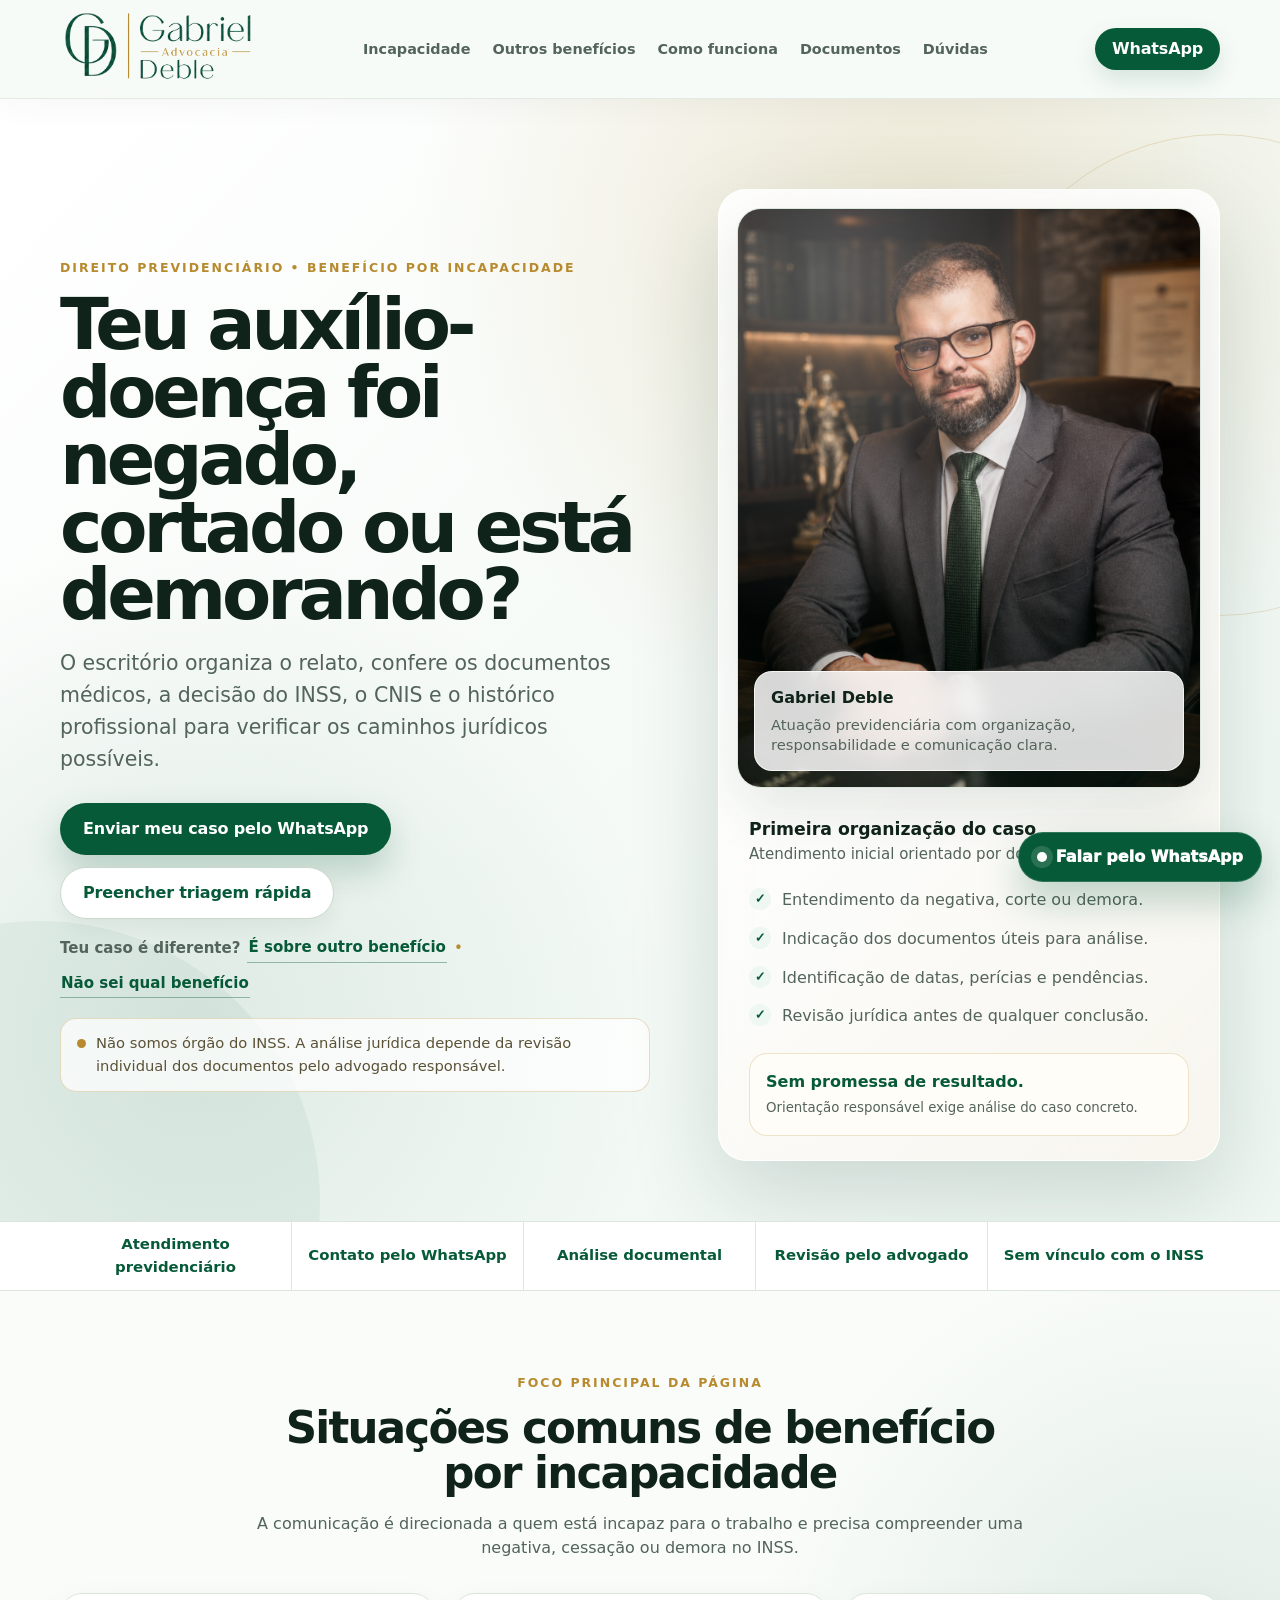
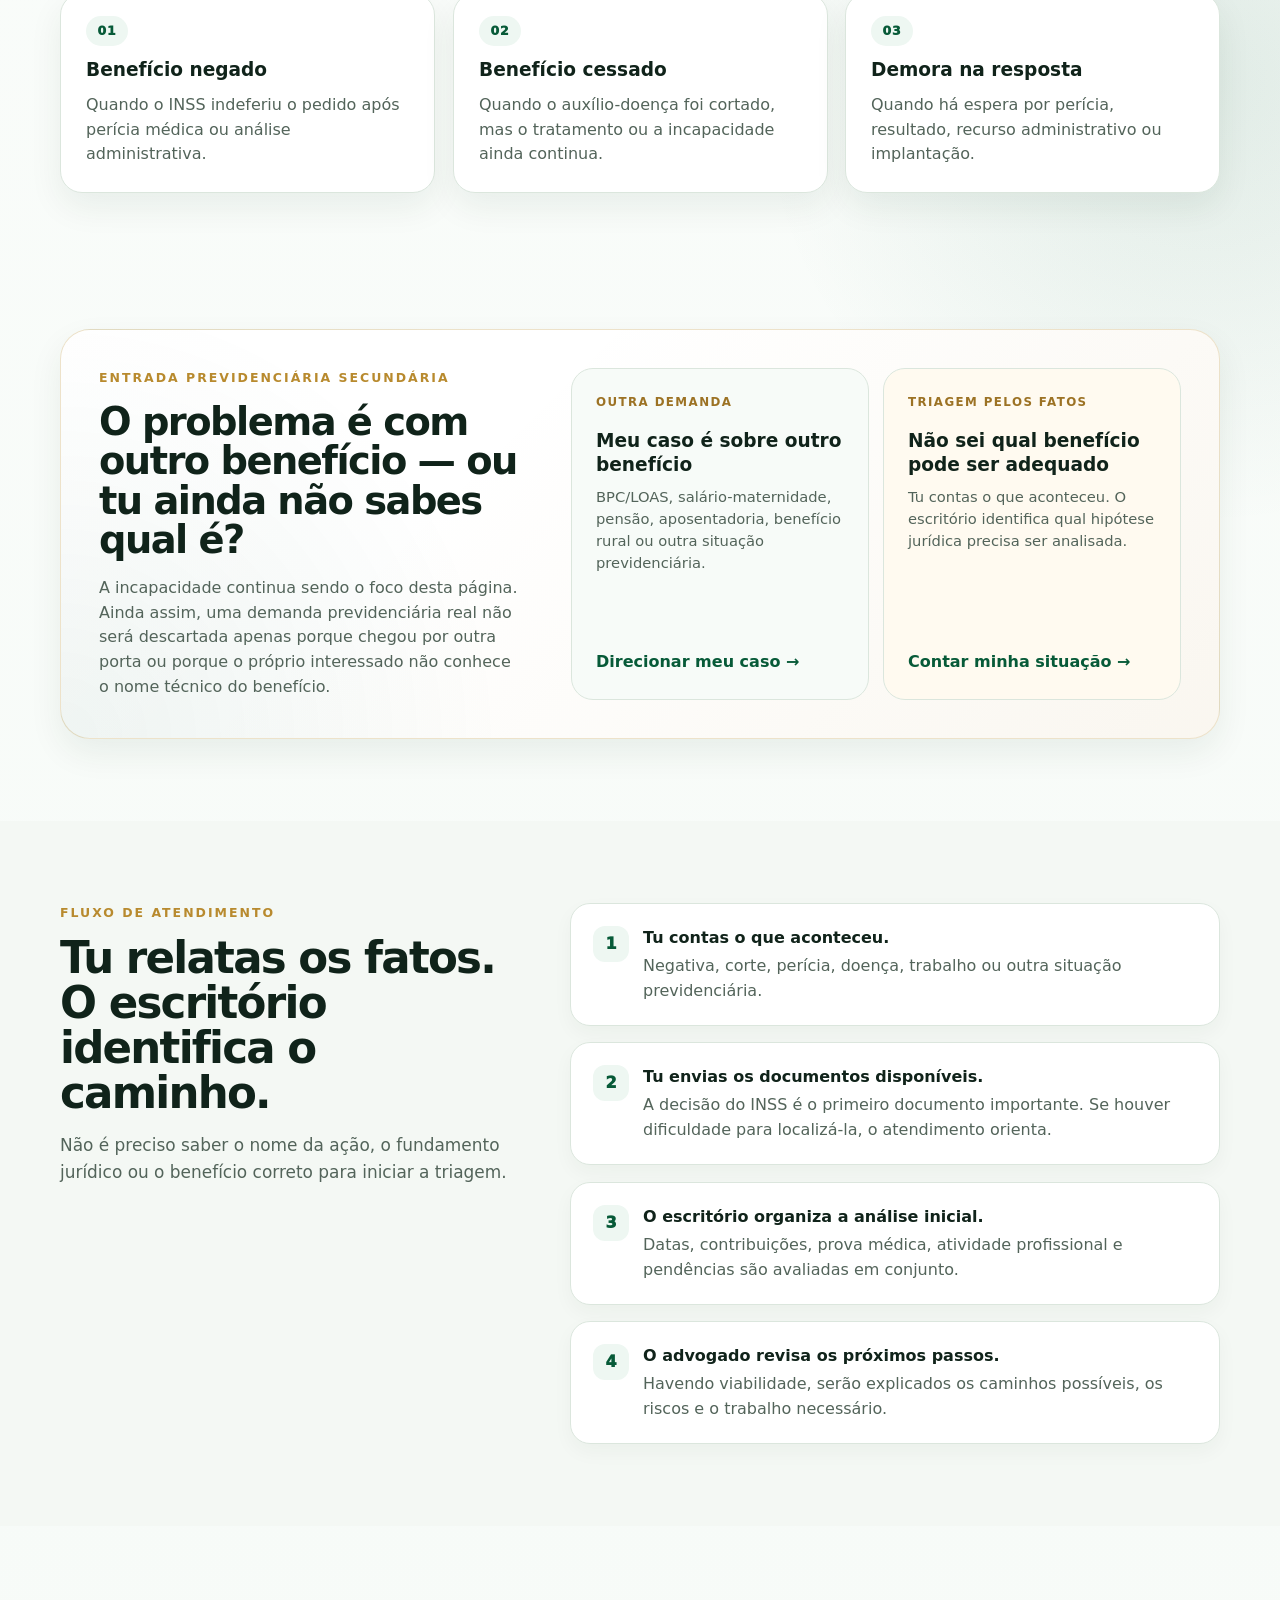
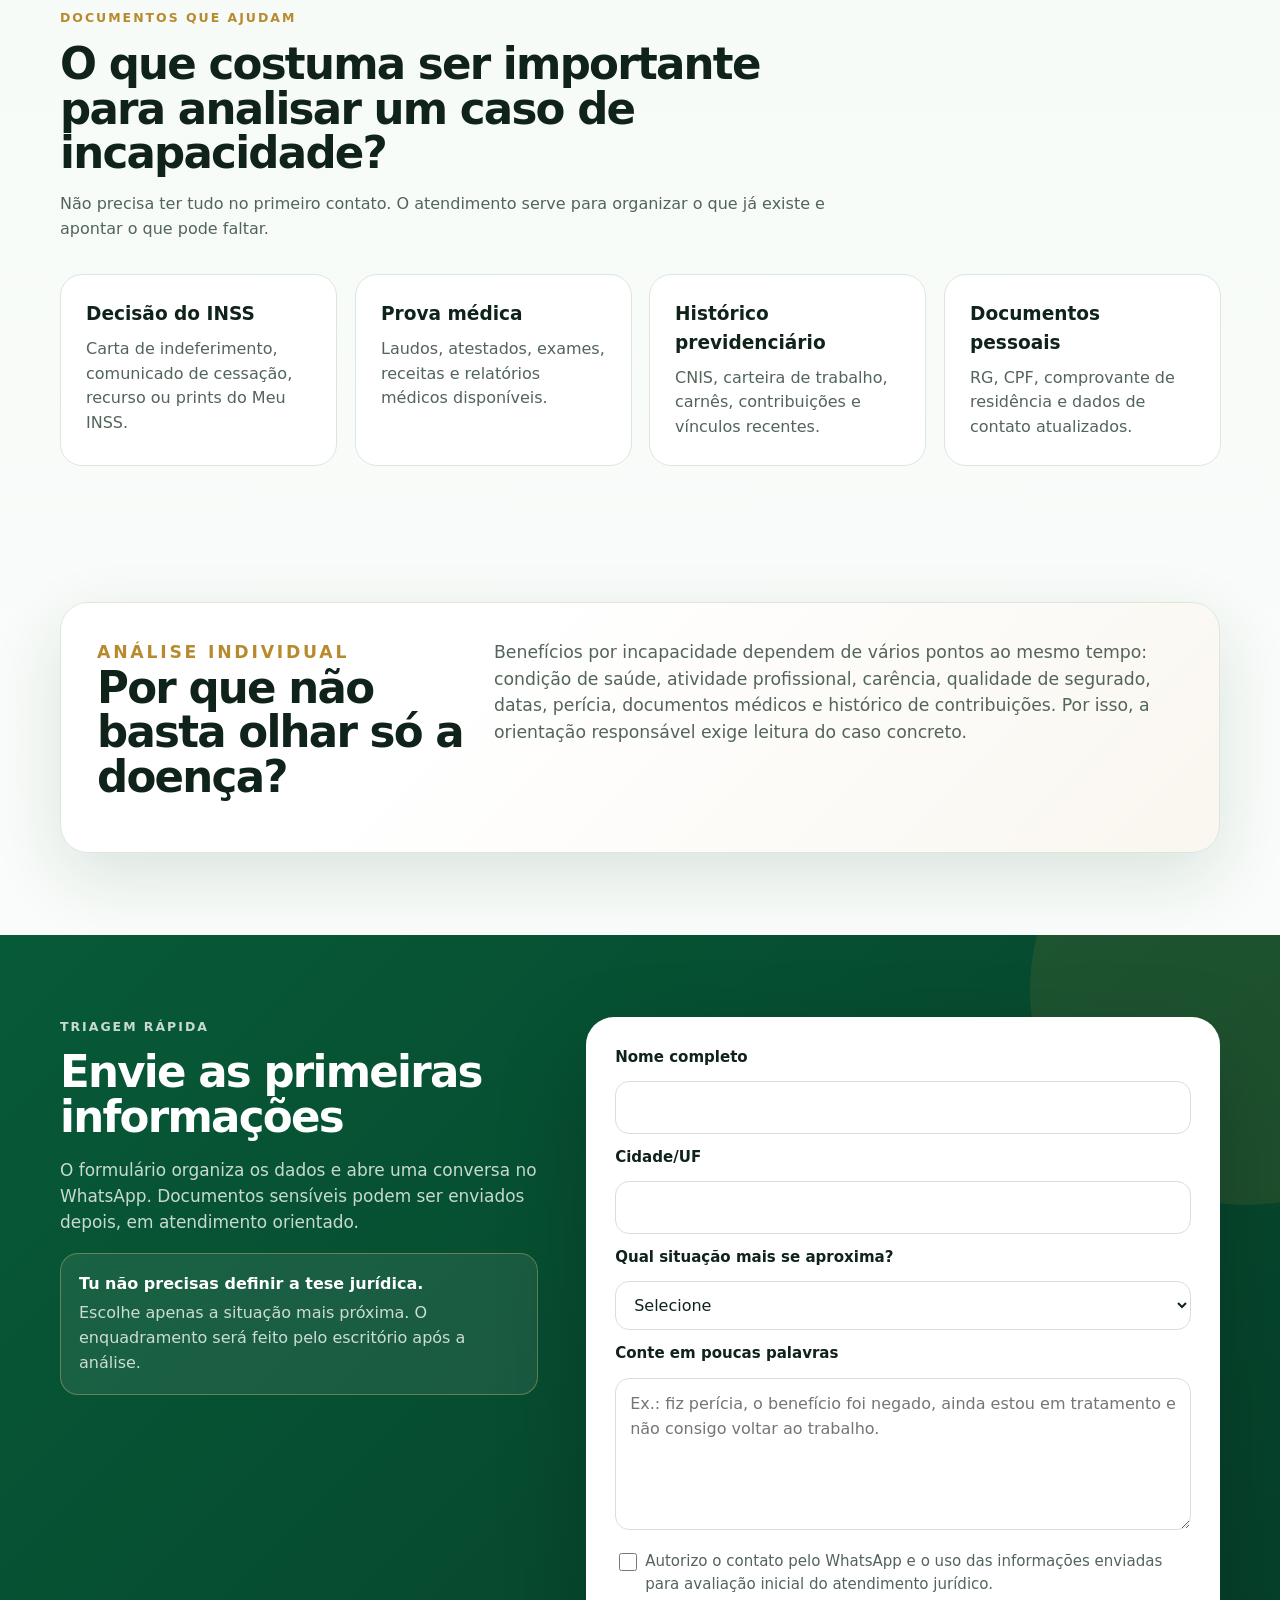
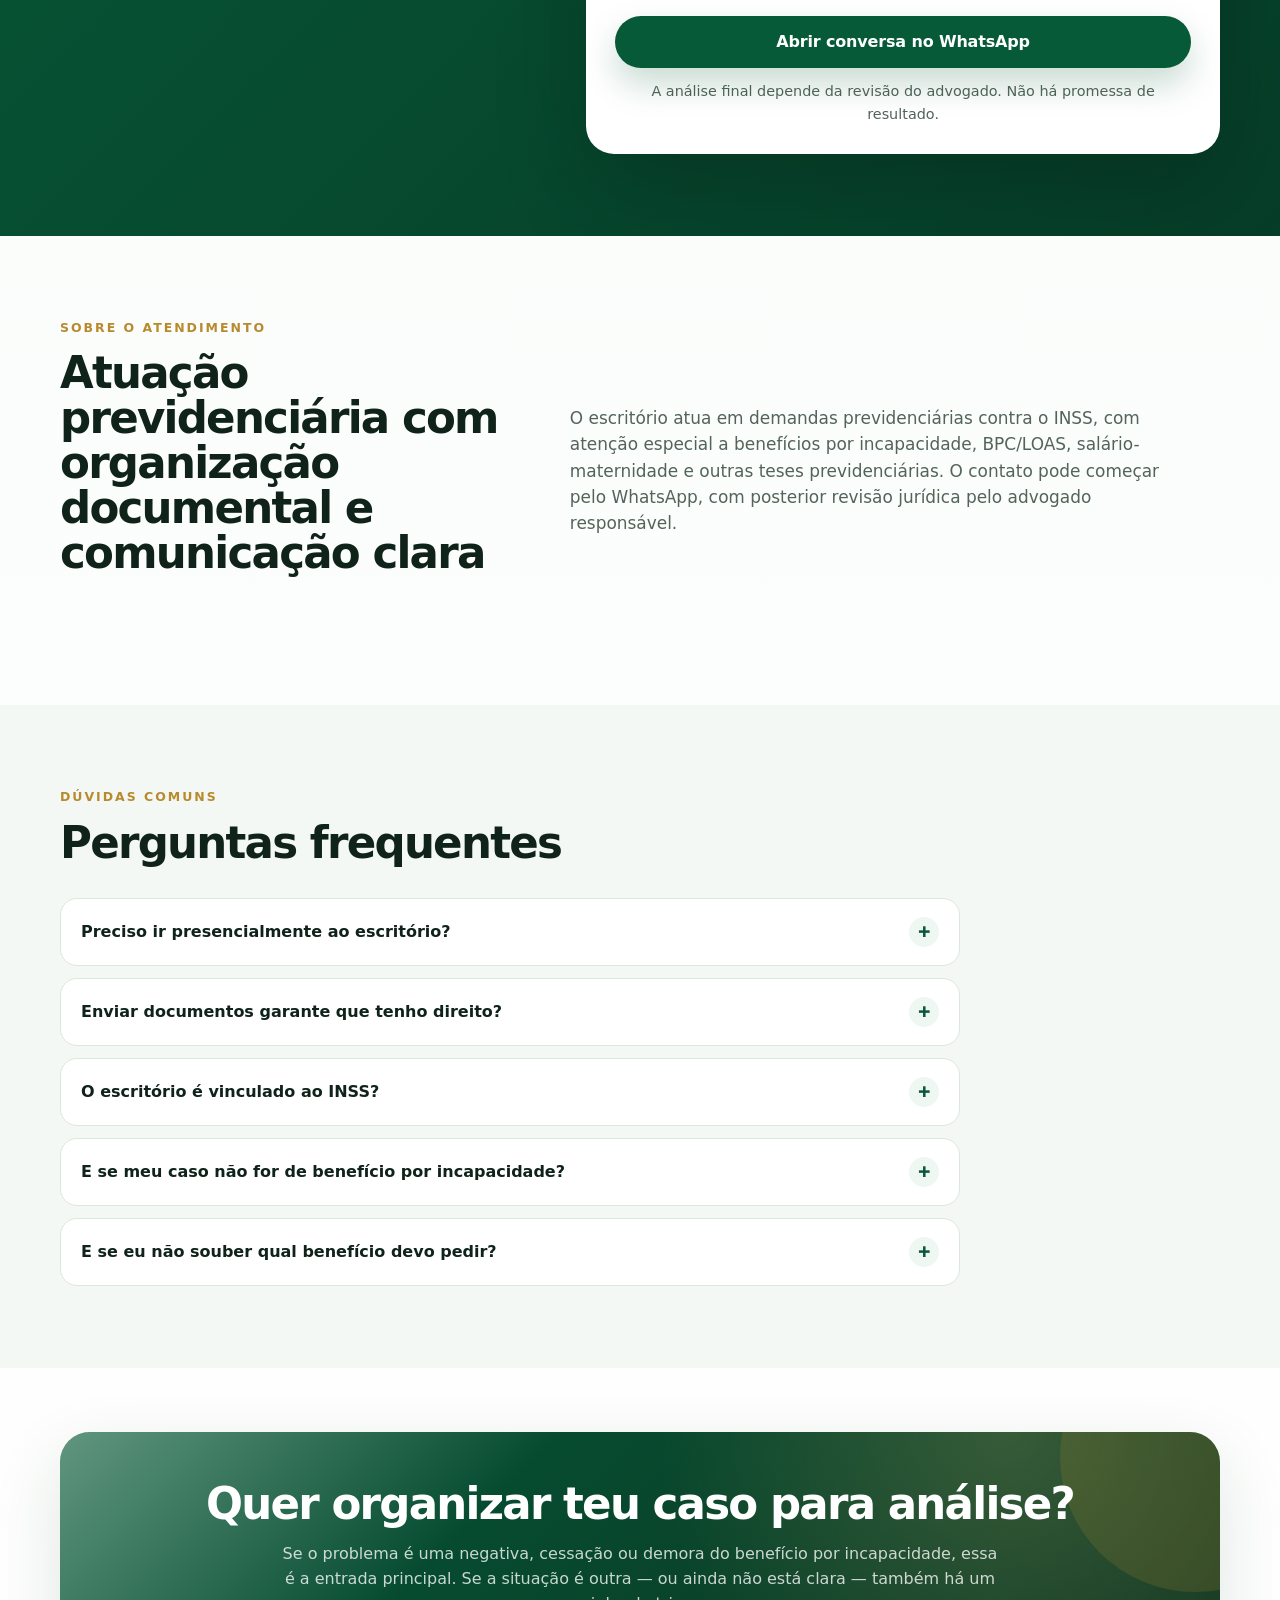
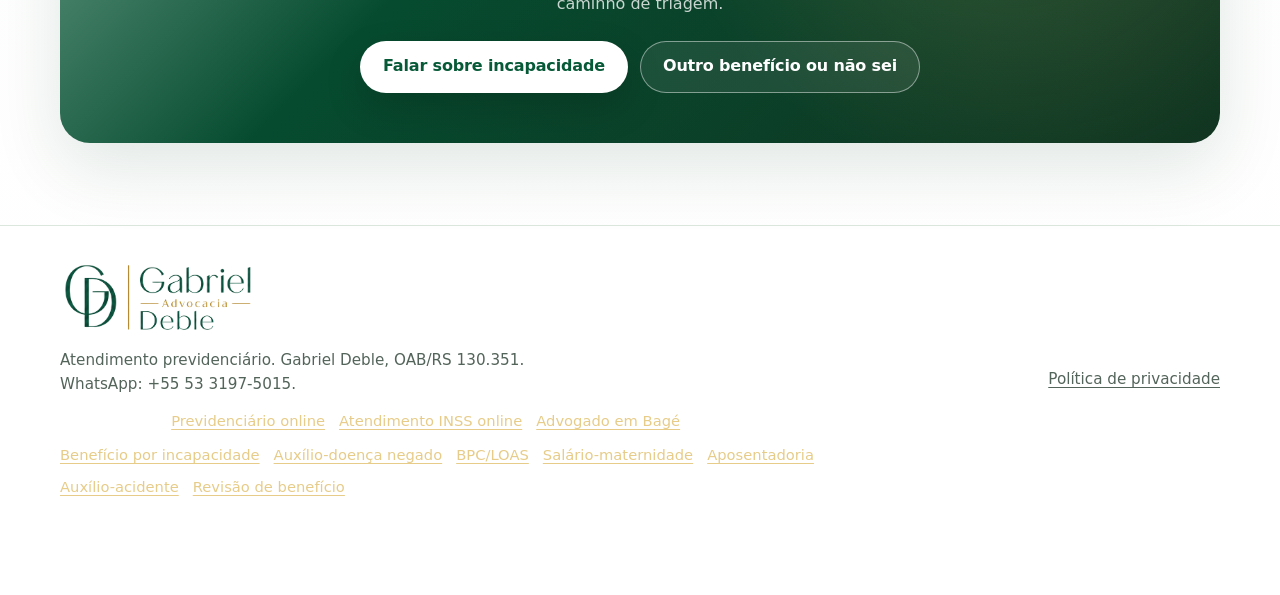
<file: index.html>
<!doctype html>
<html lang="pt-BR">
  <head>
    <meta charset="utf-8" />
    <meta name="viewport" content="width=device-width, initial-scale=1" />
    <title>Advogado Previdenciário Online | Gabriel Deble Advocacia</title>
    <meta name="description" content="Gabriel Deble Advocacia: atendimento previdenciário online para benefícios do INSS, benefício por incapacidade, BPC/LOAS, salário-maternidade, aposentadorias, auxílio-acidente e revisões." />
    <meta name="robots" content="index,follow,max-image-preview:large,max-snippet:-1,max-video-preview:-1" />
    <meta name="theme-color" content="#075a38" />
    <link rel="canonical" href="https://advgabrieldeble.com.br/" />
    <!-- SEO v15:start -->
    <link rel="manifest" href="site.webmanifest" />
    <meta name="author" content="Gabriel Deble Advocacia" />
    <meta name="geo.region" content="BR-RS" />
    <meta name="geo.placename" content="Bagé" />

    <meta property="og:site_name" content="Gabriel Deble Advocacia" />
    <meta property="og:image" content="https://advgabrieldeble.com.br/assets/gabriel-deble-og.png" />
    <meta property="og:image:secure_url" content="https://advgabrieldeble.com.br/assets/gabriel-deble-og.png" />
    <meta property="og:image:width" content="1200" />
    <meta property="og:image:height" content="630" />
    <meta property="og:image:alt" content="Gabriel Deble Advocacia — atendimento previdenciário em Bagé/RS" />

    <meta name="twitter:card" content="summary_large_image" />
    <meta name="twitter:title" content="Advogado Previdenciário Online | Gabriel Deble Advocacia" />
    <meta name="twitter:description" content="Gabriel Deble Advocacia: atendimento previdenciário online para benefícios do INSS, benefício por incapacidade, BPC/LOAS, salário-maternidade, aposentadorias, auxílio-acidente e revisões." />
    <meta name="twitter:image" content="https://advgabrieldeble.com.br/assets/gabriel-deble-og.png" />
    <!-- SEO v15:end -->
    <link rel="icon" href="favicon.svg" type="image/svg+xml" />
    <link rel="stylesheet" href="styles.css?v=14-premium" />
    <link rel="stylesheet" href="seo-legal.css?v=15" />
    <meta property="og:locale" content="pt_BR" />
    <meta property="og:type" content="website" />
    <meta property="og:url" content="https://advgabrieldeble.com.br/" />
    <meta property="og:title" content="Advogado Previdenciário Online | Gabriel Deble Advocacia" />
    <meta property="og:description" content="Gabriel Deble Advocacia: atendimento previdenciário online para benefícios do INSS, benefício por incapacidade, BPC/LOAS, salário-maternidade, aposentadorias, auxílio-acidente e revisões." />
    <script type="application/ld+json">
[
  {
    "@context": "https://schema.org",
    "@type": "LegalService",
    "@id": "https://advgabrieldeble.com.br/#legalservice",
    "name": "Gabriel Deble Advocacia",
    "url": "https://advgabrieldeble.com.br/",
    "logo": "https://advgabrieldeble.com.br/assets/logo-compact.png",
    "image": "https://advgabrieldeble.com.br/assets/gabriel-deble-og.png",
    "description": "Atendimento previdenciário online e presencial, com orientação sobre benefícios do INSS, negativas, revisões e demandas previdenciárias.",
    "telephone": "+555331975015",
    "areaServed": [
      {
        "@type": "Country",
        "name": "Brasil"
      },
      {
        "@type": "State",
        "name": "Rio Grande do Sul"
      },
      {
        "@type": "City",
        "name": "Bagé"
      }
    ],
    "priceRange": "$$",
    "founder": {
      "@type": "Person",
      "name": "Gabriel Deble",
      "jobTitle": "Advogado",
      "identifier": "OAB/RS 130.351"
    }
  },
  {
    "@context": "https://schema.org",
    "@type": "WebSite",
    "@id": "https://advgabrieldeble.com.br/#website",
    "name": "Gabriel Deble Advocacia",
    "url": "https://advgabrieldeble.com.br/",
    "publisher": {
      "@id": "https://advgabrieldeble.com.br/#legalservice"
    },
    "inLanguage": "pt-BR"
  },
  {
    "@context": "https://schema.org",
    "@type": "WebPage",
    "@id": "https://advgabrieldeble.com.br/#webpage",
    "url": "https://advgabrieldeble.com.br/",
    "name": "Advogado Previdenciário Online | Gabriel Deble Advocacia",
    "description": "Gabriel Deble Advocacia: atendimento previdenciário online para benefícios do INSS, benefício por incapacidade, BPC/LOAS, salário-maternidade, aposentadorias, auxílio-acidente e revisões.",
    "isPartOf": {
      "@id": "https://advgabrieldeble.com.br/#website"
    },
    "about": {
      "@id": "https://advgabrieldeble.com.br/#legalservice"
    },
    "inLanguage": "pt-BR",
    "dateModified": "2026-08-01"
  },
  {
    "@context": "https://schema.org",
    "@type": "FAQPage",
    "mainEntity": [
      {
        "@type": "Question",
        "name": "Preciso ir presencialmente ao escritório?",
        "acceptedAnswer": {
          "@type": "Answer",
          "text": "Não necessariamente. A triagem pode começar pelo WhatsApp, e o\n                formato do atendimento será definido conforme o caso."
        }
      },
      {
        "@type": "Question",
        "name": "Enviar documentos garante que tenho direito?",
        "acceptedAnswer": {
          "@type": "Answer",
          "text": "Não. Os documentos permitem analisar o caso, mas nenhuma\n                conclusão ou resultado pode ser prometido antes da revisão\n                jurídica individual."
        }
      },
      {
        "@type": "Question",
        "name": "O escritório é vinculado ao INSS?",
        "acceptedAnswer": {
          "@type": "Answer",
          "text": "Não. Trata-se de escritório de advocacia independente, sem\n                vínculo institucional com o INSS."
        }
      },
      {
        "@type": "Question",
        "name": "E se meu caso não for de benefício por incapacidade?",
        "acceptedAnswer": {
          "@type": "Answer",
          "text": "O escritório também realiza triagem de outras demandas\n                previdenciárias. Relata os fatos, e o enquadramento jurídico\n                será verificado no atendimento."
        }
      },
      {
        "@type": "Question",
        "name": "E se eu não souber qual benefício devo pedir?",
        "acceptedAnswer": {
          "@type": "Answer",
          "text": "Não é necessário conhecer o nome técnico. Informa o que\n                aconteceu, os pedidos já realizados e os documentos disponíveis\n                para que a hipótese adequada seja identificada."
        }
      }
    ]
  }
]
    </script>
    <script src="script.js?v=14-premium" defer></script>
  </head>
  <body>
    <a class="skip-link" href="#conteudo">Pular para o conteúdo</a>

    <header class="topbar" aria-label="Topo da página">
      <div class="container topbar__inner">
        <a class="brand" href="#conteudo" aria-label="Gabriel Deble Advocacia — início">
          <img
            class="brand__logo"
            src="assets/logo-compact.png"
            alt="Gabriel Deble Advocacia"
          />
        </a>

        <nav class="nav" aria-label="Navegação principal">
          <a href="#situacoes">Incapacidade</a>
          <a href="#outras-demandas">Outros benefícios</a>
          <a href="#como-funciona">Como funciona</a>
          <a href="#documentos">Documentos</a>
          <a href="#duvidas">Dúvidas</a>
        </nav>

        <a
          class="button button--small"
          href="#"
          data-whatsapp="incapacidade"
          target="_blank"
          rel="noopener noreferrer"
        >
          WhatsApp
        </a>
      </div>
    </header>

    <main id="conteudo">
      <section class="hero" aria-labelledby="titulo-principal">
        <div class="container hero__grid">
          <div class="hero__content">
            <p class="eyebrow">Direito Previdenciário • Benefício por incapacidade</p>
            <h1 id="titulo-principal">
              Teu auxílio-doença foi negado, cortado ou está demorando?
            </h1>
            <p class="hero__lead">
              O escritório organiza o relato, confere os documentos médicos, a
              decisão do INSS, o CNIS e o histórico profissional para verificar
              os caminhos jurídicos possíveis.
            </p>

            <div class="hero__actions" aria-label="Ações principais">
              <a
                class="button button--primary"
                href="#"
                data-whatsapp="incapacidade"
                target="_blank"
                rel="noopener noreferrer"
              >
                Enviar meu caso pelo WhatsApp
              </a>
              <a class="button button--secondary" href="#formulario">
                Preencher triagem rápida
              </a>
            </div>

            <div class="secondary-entry" aria-label="Outras situações previdenciárias">
              <span>Teu caso é diferente?</span>
              <button type="button" data-route="Outro benefício do INSS">
                É sobre outro benefício
              </button>
              <span class="secondary-entry__divider" aria-hidden="true">•</span>
              <button type="button" data-route="Não sei qual benefício se aplica">
                Não sei qual benefício
              </button>
            </div>

            <p class="notice">
              Não somos órgão do INSS. A análise jurídica depende da revisão
              individual dos documentos pelo advogado responsável.
            </p>
          </div>

          <aside
            class="hero-panel hero-panel--photo"
            aria-label="Apresentação do advogado e resumo do atendimento"
          >
            <div class="portrait-card">
              <img
                class="portrait-card__image"
                src="assets/advogado-gabriel-deble.png"
                alt="Retrato profissional do advogado Gabriel Deble em seu escritório"
              />
              <div class="portrait-card__badge">
                <strong>Gabriel Deble</strong>
                <span>
                  Atuação previdenciária com organização, responsabilidade e
                  comunicação clara.
                </span>
              </div>
            </div>

            <div class="hero-panel__content">
              <div class="hero-panel__top">
                <div>
                  <strong>Primeira organização do caso</strong>
                  <span>Atendimento inicial orientado por documentos</span>
                </div>
              </div>
              <ul class="checklist">
                <li>Entendimento da negativa, corte ou demora.</li>
                <li>Indicação dos documentos úteis para análise.</li>
                <li>Identificação de datas, perícias e pendências.</li>
                <li>Revisão jurídica antes de qualquer conclusão.</li>
              </ul>
              <div class="mini-card">
                <span>Sem promessa de resultado.</span>
                <small>Orientação responsável exige análise do caso concreto.</small>
              </div>
            </div>
          </aside>
        </div>
      </section>

      <section class="trustbar" aria-label="Pontos de confiança do atendimento">
        <div class="container trustbar__inner">
          <span>Atendimento previdenciário</span>
          <span>Contato pelo WhatsApp</span>
          <span>Análise documental</span>
          <span>Revisão pelo advogado</span>
          <span>Sem vínculo com o INSS</span>
        </div>
      </section>

      <section class="section" id="situacoes" aria-labelledby="titulo-situacoes">
        <div class="container">
          <div class="section-heading section-heading--center">
            <p class="eyebrow">Foco principal da página</p>
            <h2 id="titulo-situacoes">
              Situações comuns de benefício por incapacidade
            </h2>
            <p>
              A comunicação é direcionada a quem está incapaz para o trabalho e
              precisa compreender uma negativa, cessação ou demora no INSS.
            </p>
          </div>

          <div class="cards cards--three">
            <article class="card card--highlight">
              <span class="card__icon">01</span>
              <h3>Benefício negado</h3>
              <p>
                Quando o INSS indeferiu o pedido após perícia médica ou análise
                administrativa.
              </p>
            </article>
            <article class="card card--highlight">
              <span class="card__icon">02</span>
              <h3>Benefício cessado</h3>
              <p>
                Quando o auxílio-doença foi cortado, mas o tratamento ou a
                incapacidade ainda continua.
              </p>
            </article>
            <article class="card card--highlight">
              <span class="card__icon">03</span>
              <h3>Demora na resposta</h3>
              <p>
                Quando há espera por perícia, resultado, recurso administrativo
                ou implantação.
              </p>
            </article>
          </div>
        </div>
      </section>

      <section
        class="section section--compact"
        id="outras-demandas"
        aria-labelledby="titulo-outras-demandas"
      >
        <div class="container">
          <div class="route-box">
            <div class="route-box__intro">
              <p class="eyebrow">Entrada previdenciária secundária</p>
              <h2 id="titulo-outras-demandas">
                O problema é com outro benefício — ou tu ainda não sabes qual é?
              </h2>
              <p>
                A incapacidade continua sendo o foco desta página. Ainda assim,
                uma demanda previdenciária real não será descartada apenas
                porque chegou por outra porta ou porque o próprio interessado
                não conhece o nome técnico do benefício.
              </p>
            </div>

            <div class="route-options">
              <button
                class="route-card"
                type="button"
                data-route="Outro benefício do INSS"
              >
                <span class="route-card__label">Outra demanda</span>
                <strong>Meu caso é sobre outro benefício</strong>
                <small>
                  BPC/LOAS, salário-maternidade, pensão, aposentadoria, benefício
                  rural ou outra situação previdenciária.
                </small>
                <span class="route-card__action">Direcionar meu caso →</span>
              </button>

              <button
                class="route-card route-card--soft"
                type="button"
                data-route="Não sei qual benefício se aplica"
              >
                <span class="route-card__label">Triagem pelos fatos</span>
                <strong>Não sei qual benefício pode ser adequado</strong>
                <small>
                  Tu contas o que aconteceu. O escritório identifica qual
                  hipótese jurídica precisa ser analisada.
                </small>
                <span class="route-card__action">Contar minha situação →</span>
              </button>
            </div>
          </div>
        </div>
      </section>

      <section
        class="section section--muted"
        id="como-funciona"
        aria-labelledby="titulo-fluxo"
      >
        <div class="container split">
          <div class="section-heading">
            <p class="eyebrow">Fluxo de atendimento</p>
            <h2 id="titulo-fluxo">
              Tu relatas os fatos. O escritório identifica o caminho.
            </h2>
            <p class="section__lead">
              Não é preciso saber o nome da ação, o fundamento jurídico ou o
              benefício correto para iniciar a triagem.
            </p>
          </div>

          <ol class="steps">
            <li>
              <strong>Tu contas o que aconteceu.</strong>
              <span>
                Negativa, corte, perícia, doença, trabalho ou outra situação
                previdenciária.
              </span>
            </li>
            <li>
              <strong>Tu envias os documentos disponíveis.</strong>
              <span>
                A decisão do INSS é o primeiro documento importante. Se houver
                dificuldade para localizá-la, o atendimento orienta.
              </span>
            </li>
            <li>
              <strong>O escritório organiza a análise inicial.</strong>
              <span>
                Datas, contribuições, prova médica, atividade profissional e
                pendências são avaliadas em conjunto.
              </span>
            </li>
            <li>
              <strong>O advogado revisa os próximos passos.</strong>
              <span>
                Havendo viabilidade, serão explicados os caminhos possíveis, os
                riscos e o trabalho necessário.
              </span>
            </li>
          </ol>
        </div>
      </section>

      <section class="section" id="documentos" aria-labelledby="titulo-documentos">
        <div class="container">
          <div class="section-heading">
            <p class="eyebrow">Documentos que ajudam</p>
            <h2 id="titulo-documentos">
              O que costuma ser importante para analisar um caso de incapacidade?
            </h2>
            <p>
              Não precisa ter tudo no primeiro contato. O atendimento serve para
              organizar o que já existe e apontar o que pode faltar.
            </p>
          </div>

          <div class="cards cards--four">
            <article class="card card--soft">
              <h3>Decisão do INSS</h3>
              <p>
                Carta de indeferimento, comunicado de cessação, recurso ou
                prints do Meu INSS.
              </p>
            </article>
            <article class="card card--soft">
              <h3>Prova médica</h3>
              <p>
                Laudos, atestados, exames, receitas e relatórios médicos
                disponíveis.
              </p>
            </article>
            <article class="card card--soft">
              <h3>Histórico previdenciário</h3>
              <p>
                CNIS, carteira de trabalho, carnês, contribuições e vínculos
                recentes.
              </p>
            </article>
            <article class="card card--soft">
              <h3>Documentos pessoais</h3>
              <p>
                RG, CPF, comprovante de residência e dados de contato
                atualizados.
              </p>
            </article>
          </div>
        </div>
      </section>

      <section class="section section--compact">
        <div class="container">
          <div class="proof-box">
            <div>
              <p class="eyebrow">Análise individual</p>
              <h2>Por que não basta olhar só a doença?</h2>
            </div>
            <p>
              Benefícios por incapacidade dependem de vários pontos ao mesmo
              tempo: condição de saúde, atividade profissional, carência,
              qualidade de segurado, datas, perícia, documentos médicos e
              histórico de contribuições. Por isso, a orientação responsável
              exige leitura do caso concreto.
            </p>
          </div>
        </div>
      </section>

      <section
        class="section section--accent"
        id="formulario"
        aria-labelledby="titulo-formulario"
      >
        <div class="container form-grid">
          <div class="section-heading">
            <p class="eyebrow eyebrow--light">Triagem rápida</p>
            <h2 id="titulo-formulario">Envie as primeiras informações</h2>
            <p class="section__lead">
              O formulário organiza os dados e abre uma conversa no WhatsApp.
              Documentos sensíveis podem ser enviados depois, em atendimento
              orientado.
            </p>
            <div class="form-assurance">
              <strong>Tu não precisas definir a tese jurídica.</strong>
              <span>
                Escolhe apenas a situação mais próxima. O enquadramento será
                feito pelo escritório após a análise.
              </span>
            </div>
          </div>

          <form class="lead-form" id="lead-form">
            <label for="nome">Nome completo</label>
            <input id="nome" name="nome" type="text" autocomplete="name" required />

            <label for="cidade">Cidade/UF</label>
            <input
              id="cidade"
              name="cidade"
              type="text"
              autocomplete="address-level2"
              required
            />

            <label for="situacao">Qual situação mais se aproxima?</label>
            <select id="situacao" name="situacao" required>
              <option value="">Selecione</option>
              <optgroup label="Benefício por incapacidade">
                <option value="Benefício por incapacidade negado">
                  Benefício por incapacidade negado
                </option>
                <option value="Benefício por incapacidade cortado ou cessado">
                  Benefício cortado/cessado
                </option>
                <option value="Perícia ou resultado demorando">
                  Perícia ou resultado demorando
                </option>
                <option value="Estou incapaz e ainda não fiz o pedido">
                  Estou incapaz e ainda não fiz o pedido
                </option>
                <option value="Fiquei com sequela após acidente">
                  Fiquei com sequela após acidente
                </option>
              </optgroup>
              <optgroup label="Outras situações previdenciárias">
                <option value="Outro benefício do INSS">
                  Meu caso envolve outro benefício
                </option>
                <option value="Não sei qual benefício se aplica">
                  Não sei qual benefício se aplica
                </option>
              </optgroup>
            </select>

            <label for="relato">Conte em poucas palavras</label>
            <textarea
              id="relato"
              name="relato"
              rows="5"
              required
              placeholder="Ex.: fiz perícia, o benefício foi negado, ainda estou em tratamento e não consigo voltar ao trabalho."
            ></textarea>

            <label class="checkbox" for="consentimento">
              <input id="consentimento" name="consentimento" type="checkbox" required />
              <span>
                Autorizo o contato pelo WhatsApp e o uso das informações
                enviadas para avaliação inicial do atendimento jurídico.
              </span>
            </label>

            <button class="button button--primary button--full" type="submit">
              Abrir conversa no WhatsApp
            </button>
            <p class="form-note">
              A análise final depende da revisão do advogado. Não há promessa de
              resultado.
            </p>
          </form>
        </div>
      </section>

      <section class="section" aria-labelledby="titulo-sobre">
        <div class="container split split--center">
          <div class="section-heading">
            <p class="eyebrow">Sobre o atendimento</p>
            <h2 id="titulo-sobre">
              Atuação previdenciária com organização documental e comunicação clara
            </h2>
          </div>
          <p class="section__lead">
            O escritório atua em demandas previdenciárias contra o INSS, com
            atenção especial a benefícios por incapacidade, BPC/LOAS,
            salário-maternidade e outras teses previdenciárias. O contato pode
            começar pelo WhatsApp, com posterior revisão jurídica pelo advogado
            responsável.
          </p>
        </div>
      </section>

      <section
        class="section section--muted"
        id="duvidas"
        aria-labelledby="titulo-duvidas"
      >
        <div class="container">
          <div class="section-heading">
            <p class="eyebrow">Dúvidas comuns</p>
            <h2 id="titulo-duvidas">Perguntas frequentes</h2>
          </div>

          <div class="faq">
            <details>
              <summary>Preciso ir presencialmente ao escritório?</summary>
              <p>
                Não necessariamente. A triagem pode começar pelo WhatsApp, e o
                formato do atendimento será definido conforme o caso.
              </p>
            </details>
            <details>
              <summary>Enviar documentos garante que tenho direito?</summary>
              <p>
                Não. Os documentos permitem analisar o caso, mas nenhuma
                conclusão ou resultado pode ser prometido antes da revisão
                jurídica individual.
              </p>
            </details>
            <details>
              <summary>O escritório é vinculado ao INSS?</summary>
              <p>
                Não. Trata-se de escritório de advocacia independente, sem
                vínculo institucional com o INSS.
              </p>
            </details>
            <details>
              <summary>E se meu caso não for de benefício por incapacidade?</summary>
              <p>
                O escritório também realiza triagem de outras demandas
                previdenciárias. Relata os fatos, e o enquadramento jurídico
                será verificado no atendimento.
              </p>
            </details>
            <details>
              <summary>E se eu não souber qual benefício devo pedir?</summary>
              <p>
                Não é necessário conhecer o nome técnico. Informa o que
                aconteceu, os pedidos já realizados e os documentos disponíveis
                para que a hipótese adequada seja identificada.
              </p>
            </details>
          </div>
        </div>
      </section>

      <section class="section final-cta" aria-labelledby="titulo-cta-final">
        <div class="container">
          <div class="final-cta__box">
            <h2 id="titulo-cta-final">Quer organizar teu caso para análise?</h2>
            <p>
              Se o problema é uma negativa, cessação ou demora do benefício por
              incapacidade, essa é a entrada principal. Se a situação é outra —
              ou ainda não está clara — também há um caminho de triagem.
            </p>
            <div class="final-cta__actions">
              <a
                class="button button--light"
                href="#"
                data-whatsapp="incapacidade"
                target="_blank"
                rel="noopener noreferrer"
              >
                Falar sobre incapacidade
              </a>
              <a
                class="button button--outline-light"
                href="#"
                data-whatsapp="geral"
                target="_blank"
                rel="noopener noreferrer"
              >
                Outro benefício ou não sei
              </a>
            </div>
          </div>
        </div>
      </section>
    </main>

    <footer class="footer">
      <div class="container footer__grid">
        <div>
          <img
            class="footer__logo"
            src="assets/logo-compact.png"
            alt="Gabriel Deble Advocacia"
          />
          <p>
            Atendimento previdenciário. Gabriel Deble, OAB/RS 130.351.
            <br />
            WhatsApp: +55 53 3197-5015.
          </p>
          <nav class="footer__seo-links" aria-label="Conteúdos previdenciários">
            <span>Conteúdos:</span>
            <a href="advogado-previdenciario-online/">Previdenciário online</a>
            <a href="atendimento-previdenciario-inss-online/">Atendimento INSS online</a>
            <a href="advogado-previdenciario-bage/">Advogado em Bagé</a>
            <a href="beneficio-por-incapacidade-inss/">Benefício por incapacidade</a>
            <a href="auxilio-doenca-negado/">Auxílio-doença negado</a>
            <a href="bpc-loas/">BPC/LOAS</a>
            <a href="salario-maternidade/">Salário-maternidade</a>
            <a href="aposentadoria-inss/">Aposentadoria</a>
            <a href="auxilio-acidente/">Auxílio-acidente</a>
            <a href="revisao-de-beneficio-inss/">Revisão de benefício</a>
          </nav>
        </div>
        <div class="footer__links">
          <a href="privacidade/">Política de privacidade</a>
        </div>
      </div>
    </footer>

    <a
      class="whatsapp-float"
      href="#"
      data-whatsapp="incapacidade"
      target="_blank"
      rel="noopener noreferrer"
      aria-label="Falar pelo WhatsApp"
    >
      Falar pelo WhatsApp
    </a>
  </body>
</html>
</file>
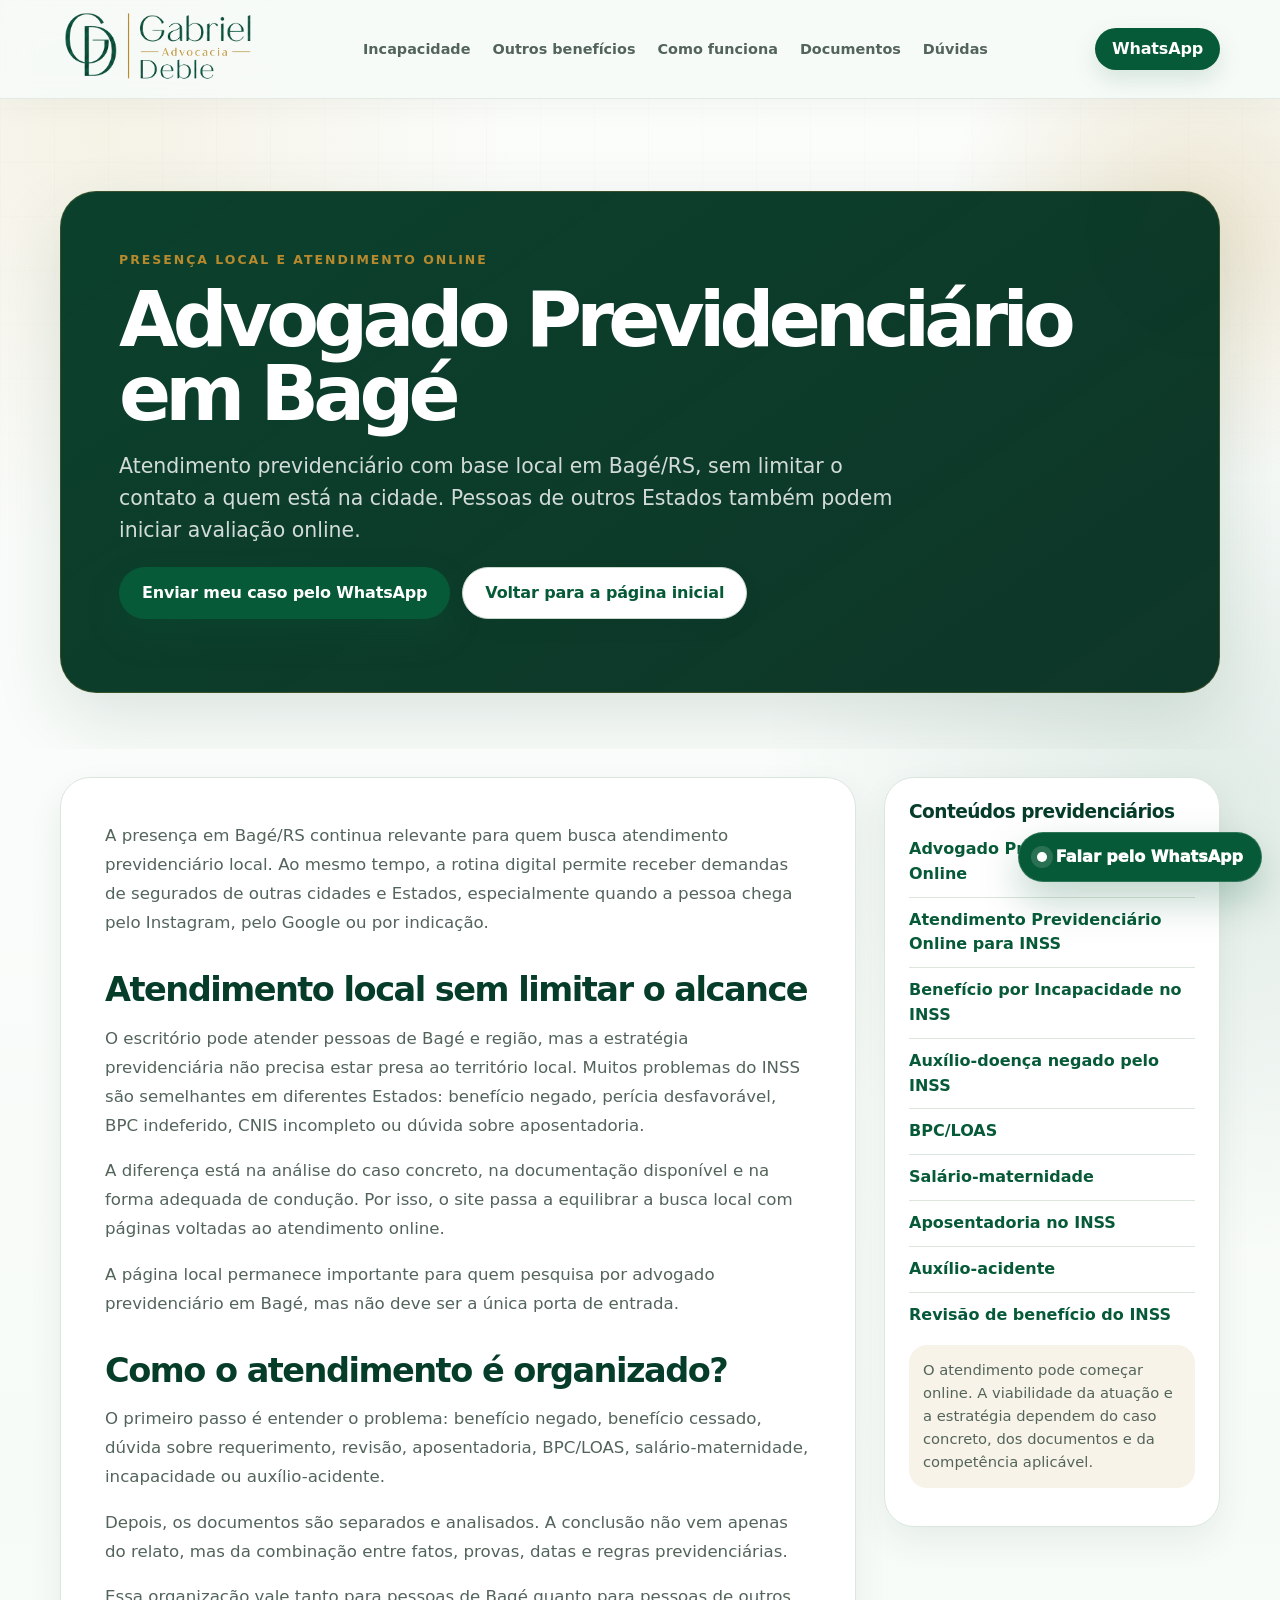
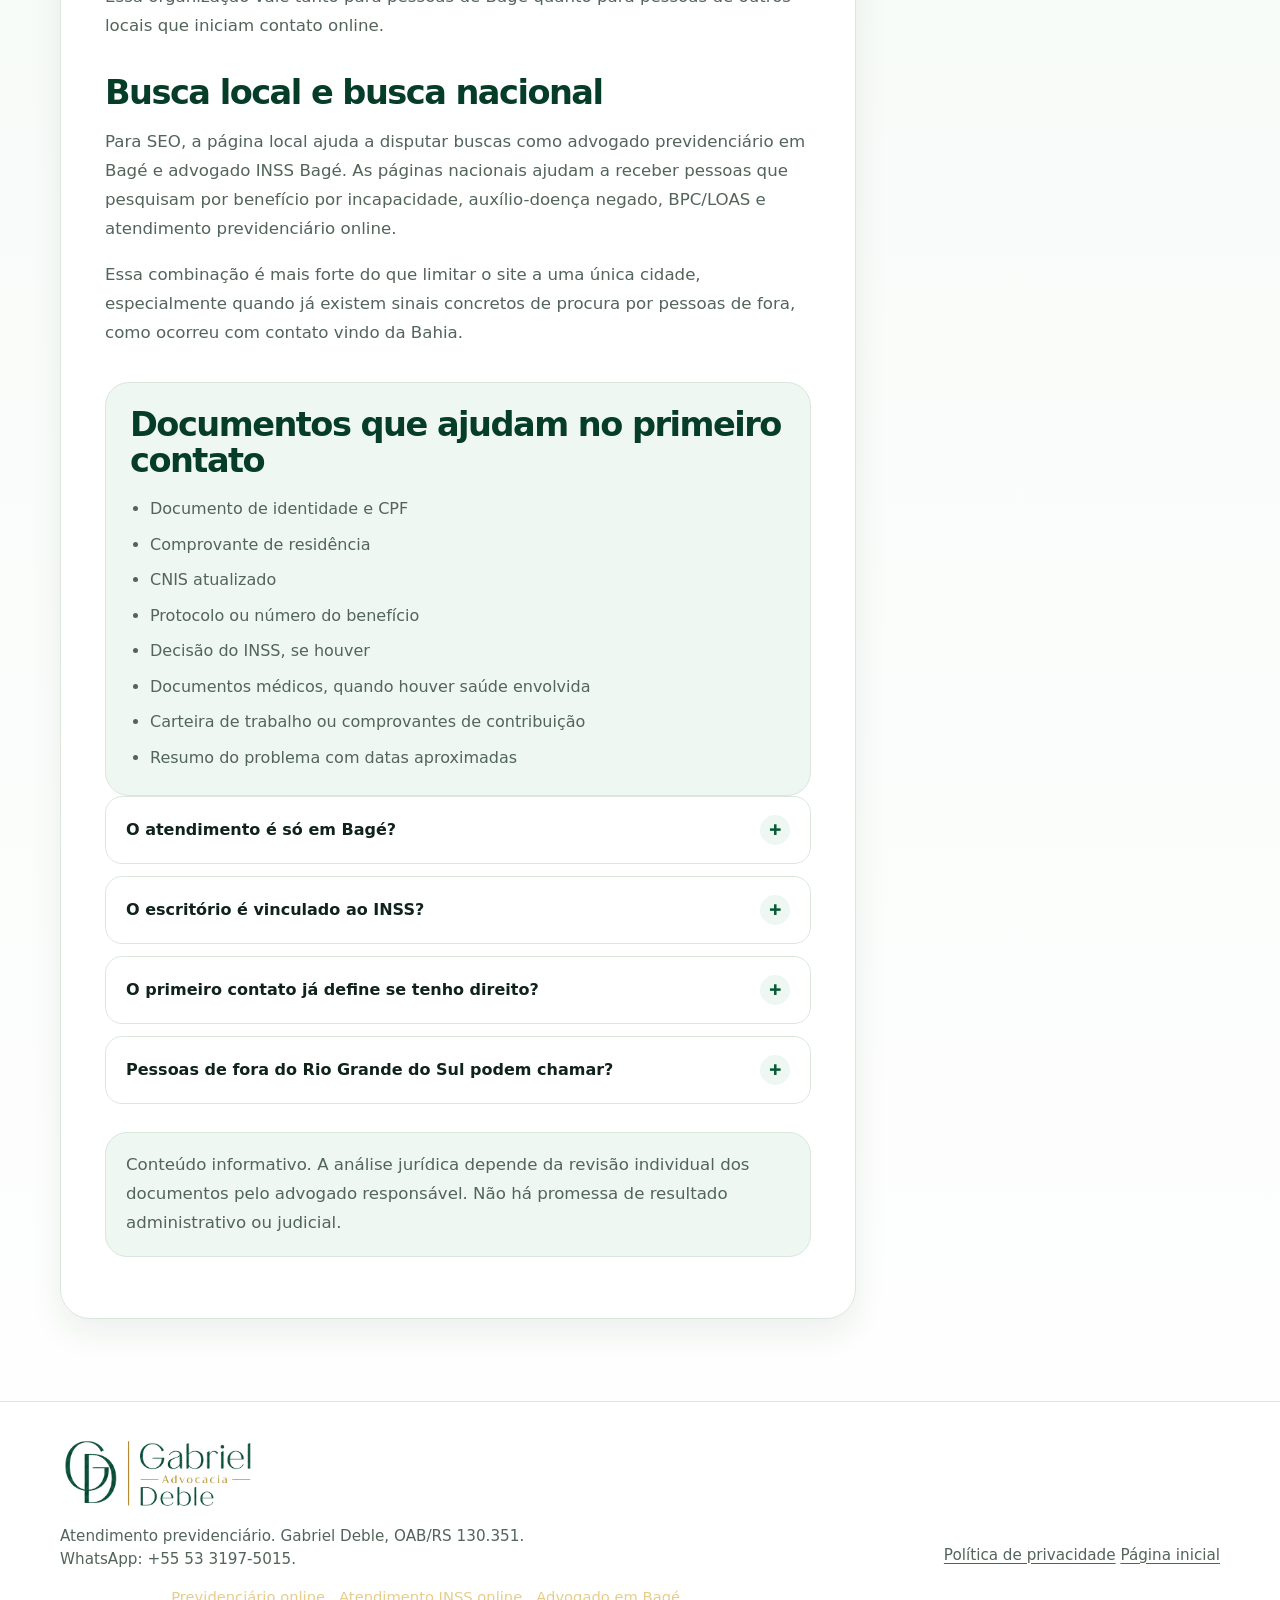
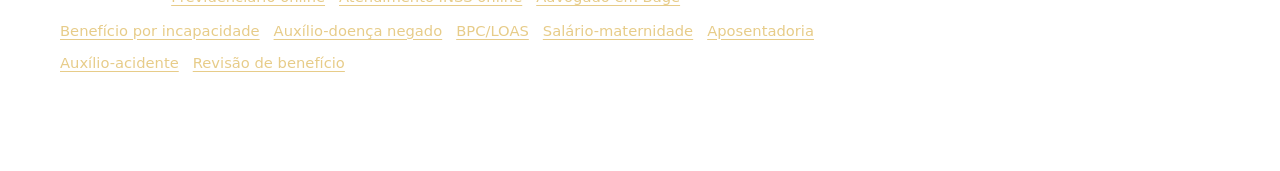
<file: advogado-previdenciario-bage/index.html>
<!doctype html>
<html lang="pt-BR">
  <head>
    <meta charset="utf-8" />
    <meta name="viewport" content="width=device-width, initial-scale=1" />
    <title>Advogado Previdenciário em Bagé | Gabriel Deble Advocacia</title>
    <meta name="description" content="Atendimento previdenciário em Bagé/RS e online para benefícios do INSS, negativas, recursos, incapacidade, BPC, aposentadorias e revisões." />
    <meta name="robots" content="index,follow,max-image-preview:large,max-snippet:-1,max-video-preview:-1" />
    <meta name="theme-color" content="#075a38" />
    <link rel="canonical" href="https://advgabrieldeble.com.br/advogado-previdenciario-bage/" />
    <link rel="manifest" href="../site.webmanifest" />
    <link rel="icon" href="../favicon.svg" type="image/svg+xml" />

    <meta property="og:locale" content="pt_BR" />
    <meta property="og:type" content="article" />
    <meta property="og:site_name" content="Gabriel Deble Advocacia" />
    <meta property="og:title" content="Advogado Previdenciário em Bagé | Gabriel Deble Advocacia" />
    <meta property="og:description" content="Atendimento previdenciário em Bagé/RS e online para benefícios do INSS, negativas, recursos, incapacidade, BPC, aposentadorias e revisões." />
    <meta property="og:url" content="https://advgabrieldeble.com.br/advogado-previdenciario-bage/" />
    <meta property="og:image" content="https://advgabrieldeble.com.br/assets/gabriel-deble-og.png" />
    <meta property="og:image:width" content="1200" />
    <meta property="og:image:height" content="630" />

    <meta name="twitter:card" content="summary_large_image" />
    <meta name="twitter:title" content="Advogado Previdenciário em Bagé | Gabriel Deble Advocacia" />
    <meta name="twitter:description" content="Atendimento previdenciário em Bagé/RS e online para benefícios do INSS, negativas, recursos, incapacidade, BPC, aposentadorias e revisões." />
    <meta name="twitter:image" content="https://advgabrieldeble.com.br/assets/gabriel-deble-og.png" />

    <link rel="stylesheet" href="../styles.css?v=14-premium" />
    <link rel="stylesheet" href="../seo-legal.css?v=151" />

    <script type="application/ld+json">
[
  {
    "@context": "https://schema.org",
    "@type": "LegalService",
    "@id": "https://advgabrieldeble.com.br/#legalservice",
    "name": "Gabriel Deble Advocacia",
    "url": "https://advgabrieldeble.com.br/",
    "logo": "https://advgabrieldeble.com.br/assets/logo-compact.png",
    "image": "https://advgabrieldeble.com.br/assets/gabriel-deble-og.png",
    "description": "Atendimento previdenciário online e presencial, com orientação sobre benefícios do INSS, negativas, revisões e demandas previdenciárias.",
    "telephone": "+555331975015",
    "areaServed": [
      {
        "@type": "Country",
        "name": "Brasil"
      },
      {
        "@type": "State",
        "name": "Rio Grande do Sul"
      },
      {
        "@type": "City",
        "name": "Bagé"
      }
    ],
    "priceRange": "$$",
    "founder": {
      "@type": "Person",
      "name": "Gabriel Deble",
      "jobTitle": "Advogado",
      "identifier": "OAB/RS 130.351"
    }
  },
  {
    "@context": "https://schema.org",
    "@type": "WebSite",
    "@id": "https://advgabrieldeble.com.br/#website",
    "name": "Gabriel Deble Advocacia",
    "url": "https://advgabrieldeble.com.br/",
    "publisher": {
      "@id": "https://advgabrieldeble.com.br/#legalservice"
    },
    "inLanguage": "pt-BR"
  },
  {
    "@context": "https://schema.org",
    "@type": "WebPage",
    "@id": "https://advgabrieldeble.com.br/advogado-previdenciario-bage/#webpage",
    "url": "https://advgabrieldeble.com.br/advogado-previdenciario-bage/",
    "name": "Advogado Previdenciário em Bagé | Gabriel Deble Advocacia",
    "description": "Atendimento previdenciário em Bagé/RS e online para benefícios do INSS, negativas, recursos, incapacidade, BPC, aposentadorias e revisões.",
    "isPartOf": {
      "@id": "https://advgabrieldeble.com.br/#website"
    },
    "about": {
      "@id": "https://advgabrieldeble.com.br/#legalservice"
    },
    "inLanguage": "pt-BR",
    "dateModified": "2026-08-01"
  },
  {
    "@context": "https://schema.org",
    "@type": "BreadcrumbList",
    "itemListElement": [
      {
        "@type": "ListItem",
        "position": 1,
        "name": "Início",
        "item": "https://advgabrieldeble.com.br/"
      },
      {
        "@type": "ListItem",
        "position": 2,
        "name": "Advogado Previdenciário em Bagé",
        "item": "https://advgabrieldeble.com.br/advogado-previdenciario-bage/"
      }
    ]
  },
  {
    "@context": "https://schema.org",
    "@type": "FAQPage",
    "mainEntity": [
      {
        "@type": "Question",
        "name": "O atendimento é só em Bagé?",
        "acceptedAnswer": {
          "@type": "Answer",
          "text": "Não. Bagé é a base local do escritório, mas pessoas de outros Estados podem iniciar contato online para avaliação do caso."
        }
      },
      {
        "@type": "Question",
        "name": "O escritório é vinculado ao INSS?",
        "acceptedAnswer": {
          "@type": "Answer",
          "text": "Não. É escritório privado de advocacia e não possui vínculo com o INSS."
        }
      },
      {
        "@type": "Question",
        "name": "O primeiro contato já define se tenho direito?",
        "acceptedAnswer": {
          "@type": "Answer",
          "text": "Não. A conclusão depende da análise dos documentos e do caso concreto."
        }
      },
      {
        "@type": "Question",
        "name": "Pessoas de fora do Rio Grande do Sul podem chamar?",
        "acceptedAnswer": {
          "@type": "Answer",
          "text": "Podem iniciar contato. A viabilidade e a melhor forma de condução são avaliadas conforme o caso."
        }
      }
    ]
  }
]
    </script>
    <script src="../script.js?v=14-premium" defer></script>
  </head>
  <body>
    <a class="skip-link" href="#conteudo">Pular para o conteúdo</a>

    <header class="topbar" aria-label="Topo da página">
      <div class="container topbar__inner">
        <a class="brand" href="../" aria-label="Gabriel Deble Advocacia — início">
          <img class="brand__logo" src="../assets/logo-compact.png" alt="Gabriel Deble Advocacia" />
        </a>

        <nav class="nav" aria-label="Navegação principal">
          <a href="../#situacoes">Incapacidade</a>
          <a href="../#outras-demandas">Outros benefícios</a>
          <a href="../#como-funciona">Como funciona</a>
          <a href="../#documentos">Documentos</a>
          <a href="../#duvidas">Dúvidas</a>
        </nav>

        <a class="button button--small" href="#" data-whatsapp="incapacidade" target="_blank" rel="noopener noreferrer">
          WhatsApp
        </a>
      </div>
    </header>

    <main id="conteudo">
      <section class="legal-hero">
        <div class="container">
          <div class="legal-hero__card">
            <p class="eyebrow">Presença local e atendimento online</p>
            <h1>Advogado Previdenciário em Bagé</h1>
            <p class="legal-hero__lead">Atendimento previdenciário com base local em Bagé/RS, sem limitar o contato a quem está na cidade. Pessoas de outros Estados também podem iniciar avaliação online.</p>
            <div class="hero__actions">
              <a class="button button--primary" href="#" data-whatsapp="incapacidade" target="_blank" rel="noopener noreferrer">
                Enviar meu caso pelo WhatsApp
              </a>
              <a class="button button--secondary" href="../">Voltar para a página inicial</a>
            </div>
          </div>
        </div>
      </section>

      <section class="legal-content">
        <div class="container legal-grid">
          <article class="legal-article">
            <p class="legal-intro">A presença em Bagé/RS continua relevante para quem busca atendimento previdenciário local. Ao mesmo tempo, a rotina digital permite receber demandas de segurados de outras cidades e Estados, especialmente quando a pessoa chega pelo Instagram, pelo Google ou por indicação.</p>

              <section>
                <h2>Atendimento local sem limitar o alcance</h2>
                <p>O escritório pode atender pessoas de Bagé e região, mas a estratégia previdenciária não precisa estar presa ao território local. Muitos problemas do INSS são semelhantes em diferentes Estados: benefício negado, perícia desfavorável, BPC indeferido, CNIS incompleto ou dúvida sobre aposentadoria.</p>
                <p>A diferença está na análise do caso concreto, na documentação disponível e na forma adequada de condução. Por isso, o site passa a equilibrar a busca local com páginas voltadas ao atendimento online.</p>
                <p>A página local permanece importante para quem pesquisa por advogado previdenciário em Bagé, mas não deve ser a única porta de entrada.</p>
              </section>
              <section>
                <h2>Como o atendimento é organizado?</h2>
                <p>O primeiro passo é entender o problema: benefício negado, benefício cessado, dúvida sobre requerimento, revisão, aposentadoria, BPC/LOAS, salário-maternidade, incapacidade ou auxílio-acidente.</p>
                <p>Depois, os documentos são separados e analisados. A conclusão não vem apenas do relato, mas da combinação entre fatos, provas, datas e regras previdenciárias.</p>
                <p>Essa organização vale tanto para pessoas de Bagé quanto para pessoas de outros locais que iniciam contato online.</p>
              </section>
              <section>
                <h2>Busca local e busca nacional</h2>
                <p>Para SEO, a página local ajuda a disputar buscas como advogado previdenciário em Bagé e advogado INSS Bagé. As páginas nacionais ajudam a receber pessoas que pesquisam por benefício por incapacidade, auxílio-doença negado, BPC/LOAS e atendimento previdenciário online.</p>
                <p>Essa combinação é mais forte do que limitar o site a uma única cidade, especialmente quando já existem sinais concretos de procura por pessoas de fora, como ocorreu com contato vindo da Bahia.</p>
              </section>

            <section class="legal-checklist">
              <h2>Documentos que ajudam no primeiro contato</h2>
              <ul>
                <li>Documento de identidade e CPF</li>
                <li>Comprovante de residência</li>
                <li>CNIS atualizado</li>
                <li>Protocolo ou número do benefício</li>
                <li>Decisão do INSS, se houver</li>
                <li>Documentos médicos, quando houver saúde envolvida</li>
                <li>Carteira de trabalho ou comprovantes de contribuição</li>
                <li>Resumo do problema com datas aproximadas</li>
              </ul>
            </section>

            <div class="faq" aria-label="Dúvidas relacionadas">
              <details>
                <summary>O atendimento é só em Bagé?</summary>
                <p>Não. Bagé é a base local do escritório, mas pessoas de outros Estados podem iniciar contato online para avaliação do caso.</p>
              </details>
              <details>
                <summary>O escritório é vinculado ao INSS?</summary>
                <p>Não. É escritório privado de advocacia e não possui vínculo com o INSS.</p>
              </details>
              <details>
                <summary>O primeiro contato já define se tenho direito?</summary>
                <p>Não. A conclusão depende da análise dos documentos e do caso concreto.</p>
              </details>
              <details>
                <summary>Pessoas de fora do Rio Grande do Sul podem chamar?</summary>
                <p>Podem iniciar contato. A viabilidade e a melhor forma de condução são avaliadas conforme o caso.</p>
              </details>
            </div>

            <p class="legal-note">
              Conteúdo informativo. A análise jurídica depende da revisão individual dos documentos pelo advogado responsável.
              Não há promessa de resultado administrativo ou judicial.
            </p>
          </article>

          <aside class="legal-aside" aria-label="Conteúdos previdenciários relacionados">
            <h2>Conteúdos previdenciários</h2>
            <ul>
                <li><a href="../advogado-previdenciario-online/">Advogado Previdenciário Online</a></li>
                <li><a href="../atendimento-previdenciario-inss-online/">Atendimento Previdenciário Online para INSS</a></li>
                <li><a href="../beneficio-por-incapacidade-inss/">Benefício por Incapacidade no INSS</a></li>
                <li><a href="../auxilio-doenca-negado/">Auxílio-doença negado pelo INSS</a></li>
                <li><a href="../bpc-loas/">BPC/LOAS</a></li>
                <li><a href="../salario-maternidade/">Salário-maternidade</a></li>
                <li><a href="../aposentadoria-inss/">Aposentadoria no INSS</a></li>
                <li><a href="../auxilio-acidente/">Auxílio-acidente</a></li>
                <li><a href="../revisao-de-beneficio-inss/">Revisão de benefício do INSS</a></li>
            </ul>
            <p class="aside-note">
              O atendimento pode começar online. A viabilidade da atuação e a estratégia dependem do caso concreto, dos documentos e da competência aplicável.
            </p>
          </aside>
        </div>
      </section>
    </main>

    <footer class="footer">
      <div class="container footer__grid">
        <div>
          <img class="footer__logo" src="../assets/logo-compact.png" alt="Gabriel Deble Advocacia" />
          <p>
            Atendimento previdenciário. Gabriel Deble, OAB/RS 130.351.
            <br />
            WhatsApp: +55 53 3197-5015.
          </p>
          <nav class="footer__seo-links" aria-label="Conteúdos previdenciários">
            <span>Conteúdos:</span>
            <a href="../advogado-previdenciario-online/">Previdenciário online</a>
            <a href="../atendimento-previdenciario-inss-online/">Atendimento INSS online</a>
            <a href="../advogado-previdenciario-bage/">Advogado em Bagé</a>
            <a href="../beneficio-por-incapacidade-inss/">Benefício por incapacidade</a>
            <a href="../auxilio-doenca-negado/">Auxílio-doença negado</a>
            <a href="../bpc-loas/">BPC/LOAS</a>
            <a href="../salario-maternidade/">Salário-maternidade</a>
            <a href="../aposentadoria-inss/">Aposentadoria</a>
            <a href="../auxilio-acidente/">Auxílio-acidente</a>
            <a href="../revisao-de-beneficio-inss/">Revisão de benefício</a>
          </nav>
        </div>
        <div class="footer__links">
          <a href="../privacidade/">Política de privacidade</a>
          <a href="../">Página inicial</a>
        </div>
      </div>
    </footer>

    <a class="whatsapp-float" href="#" data-whatsapp="incapacidade" target="_blank" rel="noopener noreferrer" aria-label="Falar pelo WhatsApp">
      Falar pelo WhatsApp
    </a>
  </body>
</html>
</file>
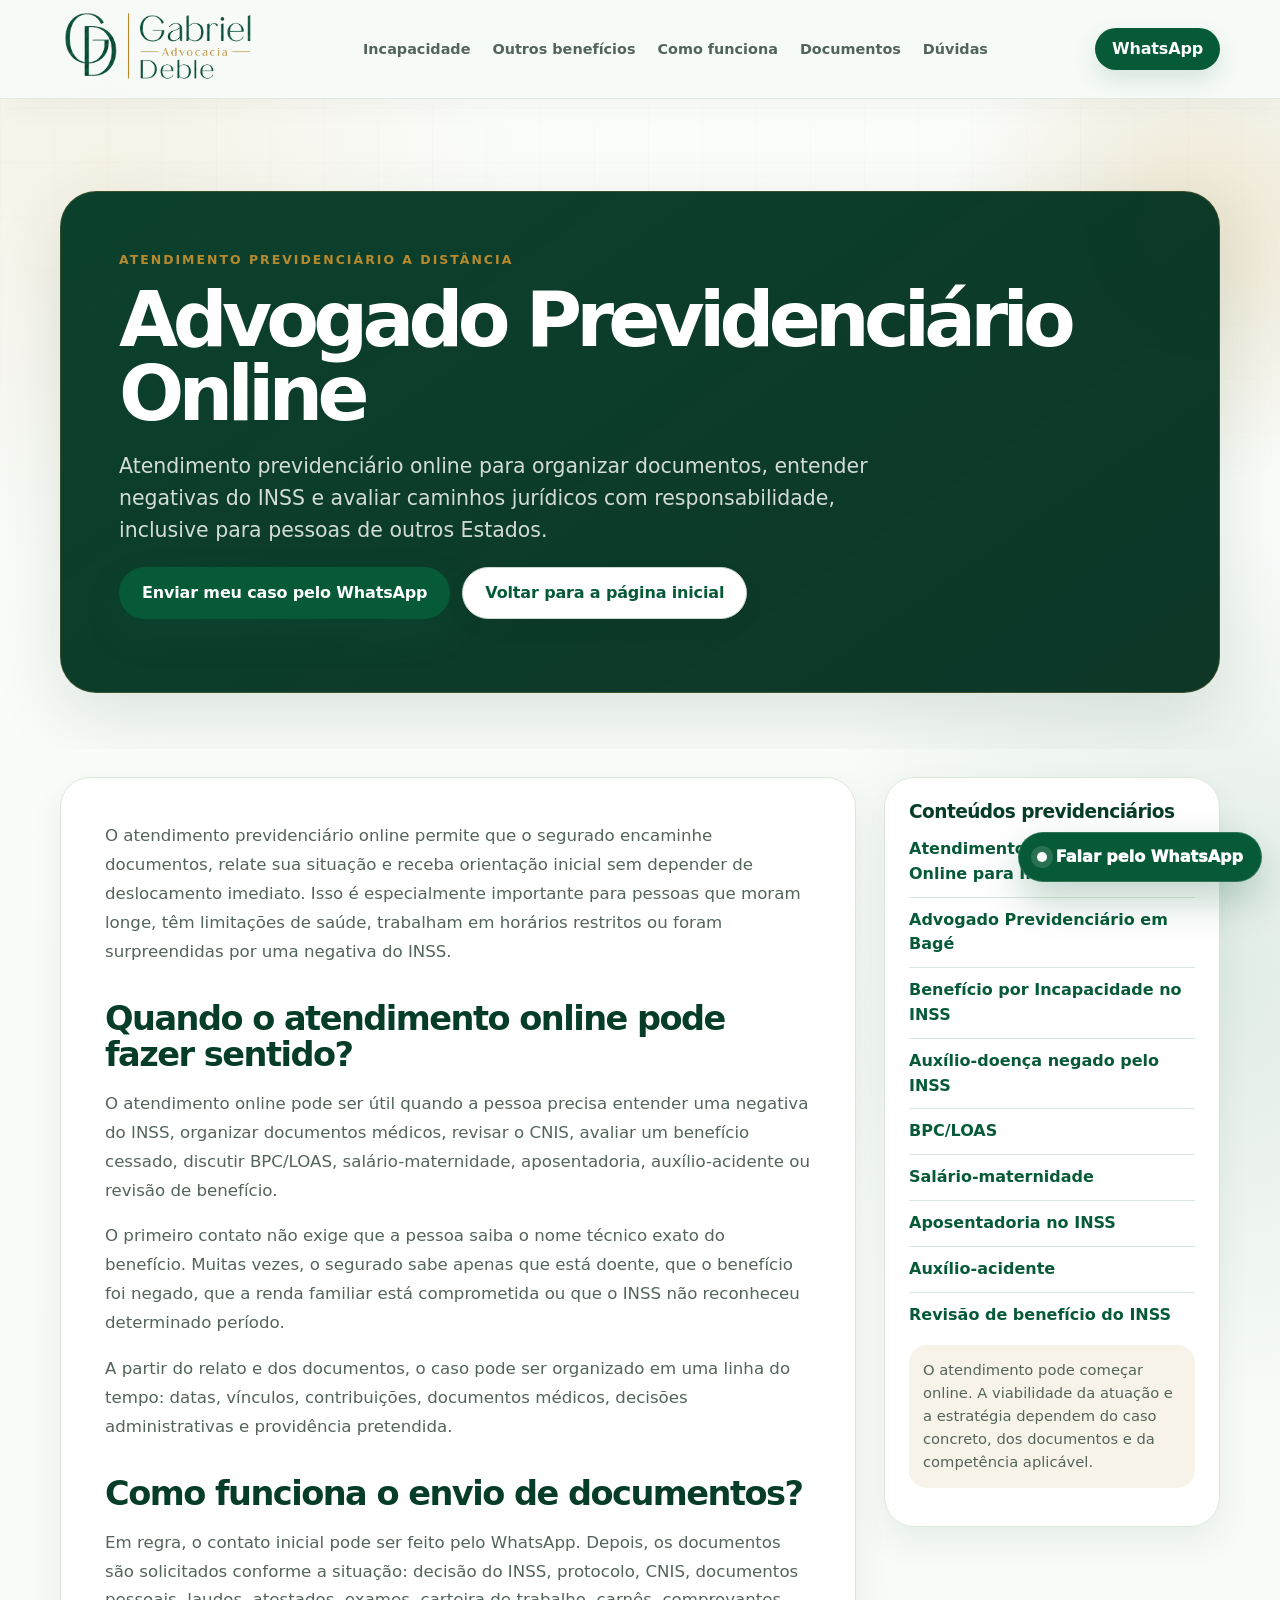
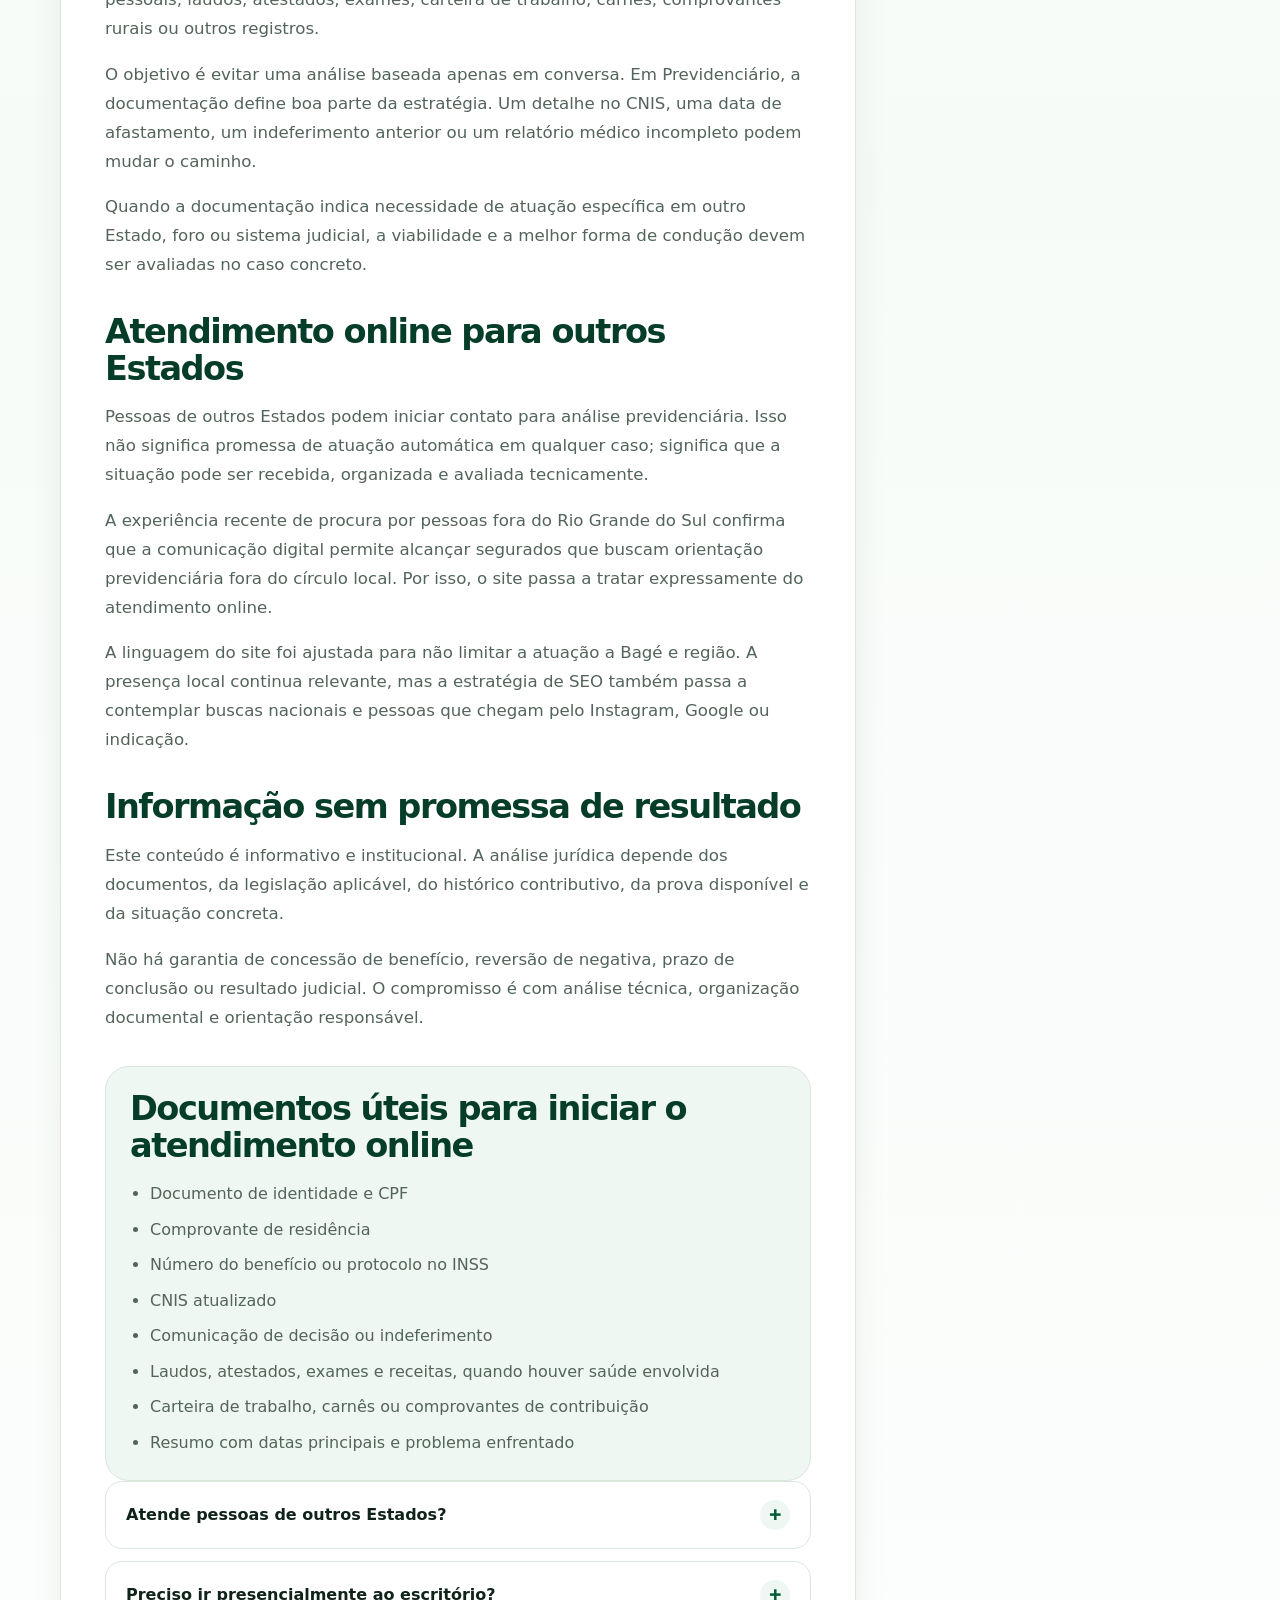
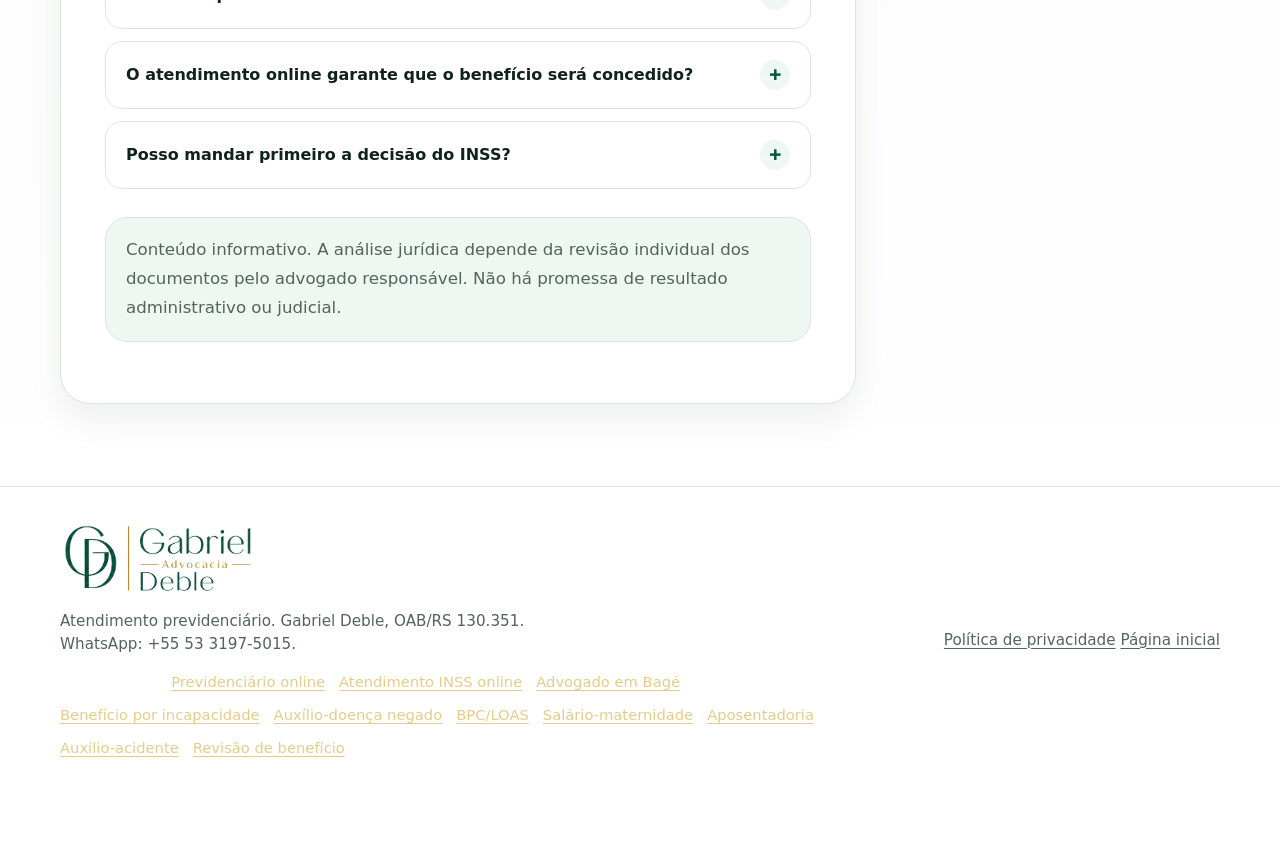
<file: advogado-previdenciario-online/index.html>
<!doctype html>
<html lang="pt-BR">
  <head>
    <meta charset="utf-8" />
    <meta name="viewport" content="width=device-width, initial-scale=1" />
    <title>Advogado Previdenciário Online | Atendimento para casos do INSS</title>
    <meta name="description" content="Atendimento previdenciário online para pessoas de diferentes Estados que precisam analisar benefício negado, documentos do INSS, incapacidade, BPC/LOAS ou revisão." />
    <meta name="robots" content="index,follow,max-image-preview:large,max-snippet:-1,max-video-preview:-1" />
    <meta name="theme-color" content="#075a38" />
    <link rel="canonical" href="https://advgabrieldeble.com.br/advogado-previdenciario-online/" />
    <link rel="manifest" href="../site.webmanifest" />
    <link rel="icon" href="../favicon.svg" type="image/svg+xml" />

    <meta property="og:locale" content="pt_BR" />
    <meta property="og:type" content="article" />
    <meta property="og:site_name" content="Gabriel Deble Advocacia" />
    <meta property="og:title" content="Advogado Previdenciário Online | Atendimento para casos do INSS" />
    <meta property="og:description" content="Atendimento previdenciário online para pessoas de diferentes Estados que precisam analisar benefício negado, documentos do INSS, incapacidade, BPC/LOAS ou revisão." />
    <meta property="og:url" content="https://advgabrieldeble.com.br/advogado-previdenciario-online/" />
    <meta property="og:image" content="https://advgabrieldeble.com.br/assets/gabriel-deble-og.png" />
    <meta property="og:image:width" content="1200" />
    <meta property="og:image:height" content="630" />

    <meta name="twitter:card" content="summary_large_image" />
    <meta name="twitter:title" content="Advogado Previdenciário Online | Atendimento para casos do INSS" />
    <meta name="twitter:description" content="Atendimento previdenciário online para pessoas de diferentes Estados que precisam analisar benefício negado, documentos do INSS, incapacidade, BPC/LOAS ou revisão." />
    <meta name="twitter:image" content="https://advgabrieldeble.com.br/assets/gabriel-deble-og.png" />

    <link rel="stylesheet" href="../styles.css?v=14-premium" />
    <link rel="stylesheet" href="../seo-legal.css?v=151" />

    <script type="application/ld+json">
[
  {
    "@context": "https://schema.org",
    "@type": "LegalService",
    "@id": "https://advgabrieldeble.com.br/#legalservice",
    "name": "Gabriel Deble Advocacia",
    "url": "https://advgabrieldeble.com.br/",
    "logo": "https://advgabrieldeble.com.br/assets/logo-compact.png",
    "image": "https://advgabrieldeble.com.br/assets/gabriel-deble-og.png",
    "description": "Atendimento previdenciário online e presencial, com orientação sobre benefícios do INSS, negativas, revisões e demandas previdenciárias.",
    "telephone": "+555331975015",
    "areaServed": [
      {
        "@type": "Country",
        "name": "Brasil"
      },
      {
        "@type": "State",
        "name": "Rio Grande do Sul"
      },
      {
        "@type": "City",
        "name": "Bagé"
      }
    ],
    "priceRange": "$$",
    "founder": {
      "@type": "Person",
      "name": "Gabriel Deble",
      "jobTitle": "Advogado",
      "identifier": "OAB/RS 130.351"
    }
  },
  {
    "@context": "https://schema.org",
    "@type": "WebSite",
    "@id": "https://advgabrieldeble.com.br/#website",
    "name": "Gabriel Deble Advocacia",
    "url": "https://advgabrieldeble.com.br/",
    "publisher": {
      "@id": "https://advgabrieldeble.com.br/#legalservice"
    },
    "inLanguage": "pt-BR"
  },
  {
    "@context": "https://schema.org",
    "@type": "WebPage",
    "@id": "https://advgabrieldeble.com.br/advogado-previdenciario-online/#webpage",
    "url": "https://advgabrieldeble.com.br/advogado-previdenciario-online/",
    "name": "Advogado Previdenciário Online | Atendimento para casos do INSS",
    "description": "Atendimento previdenciário online para pessoas de diferentes Estados que precisam analisar benefício negado, documentos do INSS, incapacidade, BPC/LOAS ou revisão.",
    "isPartOf": {
      "@id": "https://advgabrieldeble.com.br/#website"
    },
    "about": {
      "@id": "https://advgabrieldeble.com.br/#legalservice"
    },
    "inLanguage": "pt-BR",
    "dateModified": "2026-08-01"
  },
  {
    "@context": "https://schema.org",
    "@type": "BreadcrumbList",
    "itemListElement": [
      {
        "@type": "ListItem",
        "position": 1,
        "name": "Início",
        "item": "https://advgabrieldeble.com.br/"
      },
      {
        "@type": "ListItem",
        "position": 2,
        "name": "Advogado Previdenciário Online",
        "item": "https://advgabrieldeble.com.br/advogado-previdenciario-online/"
      }
    ]
  },
  {
    "@context": "https://schema.org",
    "@type": "FAQPage",
    "mainEntity": [
      {
        "@type": "Question",
        "name": "Atende pessoas de outros Estados?",
        "acceptedAnswer": {
          "@type": "Answer",
          "text": "O contato pode ser iniciado por pessoas de outros Estados. A viabilidade da atuação e a melhor forma de condução dependem da análise do caso concreto."
        }
      },
      {
        "@type": "Question",
        "name": "Preciso ir presencialmente ao escritório?",
        "acceptedAnswer": {
          "@type": "Answer",
          "text": "Nem sempre. Muitos casos podem começar com envio digital de documentos e conversa pelo WhatsApp, sem prejuízo de orientações específicas conforme a necessidade."
        }
      },
      {
        "@type": "Question",
        "name": "O atendimento online garante que o benefício será concedido?",
        "acceptedAnswer": {
          "@type": "Answer",
          "text": "Não. Nenhum atendimento jurídico responsável garante resultado. A análise depende dos documentos e dos requisitos aplicáveis."
        }
      },
      {
        "@type": "Question",
        "name": "Posso mandar primeiro a decisão do INSS?",
        "acceptedAnswer": {
          "@type": "Answer",
          "text": "Sim. A decisão ou comunicação do INSS costuma ser um dos documentos mais importantes para entender o motivo da negativa ou cessação."
        }
      }
    ]
  }
]
    </script>
    <script src="../script.js?v=14-premium" defer></script>
  </head>
  <body>
    <a class="skip-link" href="#conteudo">Pular para o conteúdo</a>

    <header class="topbar" aria-label="Topo da página">
      <div class="container topbar__inner">
        <a class="brand" href="../" aria-label="Gabriel Deble Advocacia — início">
          <img class="brand__logo" src="../assets/logo-compact.png" alt="Gabriel Deble Advocacia" />
        </a>

        <nav class="nav" aria-label="Navegação principal">
          <a href="../#situacoes">Incapacidade</a>
          <a href="../#outras-demandas">Outros benefícios</a>
          <a href="../#como-funciona">Como funciona</a>
          <a href="../#documentos">Documentos</a>
          <a href="../#duvidas">Dúvidas</a>
        </nav>

        <a class="button button--small" href="#" data-whatsapp="incapacidade" target="_blank" rel="noopener noreferrer">
          WhatsApp
        </a>
      </div>
    </header>

    <main id="conteudo">
      <section class="legal-hero">
        <div class="container">
          <div class="legal-hero__card">
            <p class="eyebrow">Atendimento previdenciário a distância</p>
            <h1>Advogado Previdenciário Online</h1>
            <p class="legal-hero__lead">Atendimento previdenciário online para organizar documentos, entender negativas do INSS e avaliar caminhos jurídicos com responsabilidade, inclusive para pessoas de outros Estados.</p>
            <div class="hero__actions">
              <a class="button button--primary" href="#" data-whatsapp="incapacidade" target="_blank" rel="noopener noreferrer">
                Enviar meu caso pelo WhatsApp
              </a>
              <a class="button button--secondary" href="../">Voltar para a página inicial</a>
            </div>
          </div>
        </div>
      </section>

      <section class="legal-content">
        <div class="container legal-grid">
          <article class="legal-article">
            <p class="legal-intro">O atendimento previdenciário online permite que o segurado encaminhe documentos, relate sua situação e receba orientação inicial sem depender de deslocamento imediato. Isso é especialmente importante para pessoas que moram longe, têm limitações de saúde, trabalham em horários restritos ou foram surpreendidas por uma negativa do INSS.</p>

              <section>
                <h2>Quando o atendimento online pode fazer sentido?</h2>
                <p>O atendimento online pode ser útil quando a pessoa precisa entender uma negativa do INSS, organizar documentos médicos, revisar o CNIS, avaliar um benefício cessado, discutir BPC/LOAS, salário-maternidade, aposentadoria, auxílio-acidente ou revisão de benefício.</p>
                <p>O primeiro contato não exige que a pessoa saiba o nome técnico exato do benefício. Muitas vezes, o segurado sabe apenas que está doente, que o benefício foi negado, que a renda familiar está comprometida ou que o INSS não reconheceu determinado período.</p>
                <p>A partir do relato e dos documentos, o caso pode ser organizado em uma linha do tempo: datas, vínculos, contribuições, documentos médicos, decisões administrativas e providência pretendida.</p>
              </section>
              <section>
                <h2>Como funciona o envio de documentos?</h2>
                <p>Em regra, o contato inicial pode ser feito pelo WhatsApp. Depois, os documentos são solicitados conforme a situação: decisão do INSS, protocolo, CNIS, documentos pessoais, laudos, atestados, exames, carteira de trabalho, carnês, comprovantes rurais ou outros registros.</p>
                <p>O objetivo é evitar uma análise baseada apenas em conversa. Em Previdenciário, a documentação define boa parte da estratégia. Um detalhe no CNIS, uma data de afastamento, um indeferimento anterior ou um relatório médico incompleto podem mudar o caminho.</p>
                <p>Quando a documentação indica necessidade de atuação específica em outro Estado, foro ou sistema judicial, a viabilidade e a melhor forma de condução devem ser avaliadas no caso concreto.</p>
              </section>
              <section>
                <h2>Atendimento online para outros Estados</h2>
                <p>Pessoas de outros Estados podem iniciar contato para análise previdenciária. Isso não significa promessa de atuação automática em qualquer caso; significa que a situação pode ser recebida, organizada e avaliada tecnicamente.</p>
                <p>A experiência recente de procura por pessoas fora do Rio Grande do Sul confirma que a comunicação digital permite alcançar segurados que buscam orientação previdenciária fora do círculo local. Por isso, o site passa a tratar expressamente do atendimento online.</p>
                <p>A linguagem do site foi ajustada para não limitar a atuação a Bagé e região. A presença local continua relevante, mas a estratégia de SEO também passa a contemplar buscas nacionais e pessoas que chegam pelo Instagram, Google ou indicação.</p>
              </section>
              <section>
                <h2>Informação sem promessa de resultado</h2>
                <p>Este conteúdo é informativo e institucional. A análise jurídica depende dos documentos, da legislação aplicável, do histórico contributivo, da prova disponível e da situação concreta.</p>
                <p>Não há garantia de concessão de benefício, reversão de negativa, prazo de conclusão ou resultado judicial. O compromisso é com análise técnica, organização documental e orientação responsável.</p>
              </section>

            <section class="legal-checklist">
              <h2>Documentos úteis para iniciar o atendimento online</h2>
              <ul>
                <li>Documento de identidade e CPF</li>
                <li>Comprovante de residência</li>
                <li>Número do benefício ou protocolo no INSS</li>
                <li>CNIS atualizado</li>
                <li>Comunicação de decisão ou indeferimento</li>
                <li>Laudos, atestados, exames e receitas, quando houver saúde envolvida</li>
                <li>Carteira de trabalho, carnês ou comprovantes de contribuição</li>
                <li>Resumo com datas principais e problema enfrentado</li>
              </ul>
            </section>

            <div class="faq" aria-label="Dúvidas relacionadas">
              <details>
                <summary>Atende pessoas de outros Estados?</summary>
                <p>O contato pode ser iniciado por pessoas de outros Estados. A viabilidade da atuação e a melhor forma de condução dependem da análise do caso concreto.</p>
              </details>
              <details>
                <summary>Preciso ir presencialmente ao escritório?</summary>
                <p>Nem sempre. Muitos casos podem começar com envio digital de documentos e conversa pelo WhatsApp, sem prejuízo de orientações específicas conforme a necessidade.</p>
              </details>
              <details>
                <summary>O atendimento online garante que o benefício será concedido?</summary>
                <p>Não. Nenhum atendimento jurídico responsável garante resultado. A análise depende dos documentos e dos requisitos aplicáveis.</p>
              </details>
              <details>
                <summary>Posso mandar primeiro a decisão do INSS?</summary>
                <p>Sim. A decisão ou comunicação do INSS costuma ser um dos documentos mais importantes para entender o motivo da negativa ou cessação.</p>
              </details>
            </div>

            <p class="legal-note">
              Conteúdo informativo. A análise jurídica depende da revisão individual dos documentos pelo advogado responsável.
              Não há promessa de resultado administrativo ou judicial.
            </p>
          </article>

          <aside class="legal-aside" aria-label="Conteúdos previdenciários relacionados">
            <h2>Conteúdos previdenciários</h2>
            <ul>
                <li><a href="../atendimento-previdenciario-inss-online/">Atendimento Previdenciário Online para INSS</a></li>
                <li><a href="../advogado-previdenciario-bage/">Advogado Previdenciário em Bagé</a></li>
                <li><a href="../beneficio-por-incapacidade-inss/">Benefício por Incapacidade no INSS</a></li>
                <li><a href="../auxilio-doenca-negado/">Auxílio-doença negado pelo INSS</a></li>
                <li><a href="../bpc-loas/">BPC/LOAS</a></li>
                <li><a href="../salario-maternidade/">Salário-maternidade</a></li>
                <li><a href="../aposentadoria-inss/">Aposentadoria no INSS</a></li>
                <li><a href="../auxilio-acidente/">Auxílio-acidente</a></li>
                <li><a href="../revisao-de-beneficio-inss/">Revisão de benefício do INSS</a></li>
            </ul>
            <p class="aside-note">
              O atendimento pode começar online. A viabilidade da atuação e a estratégia dependem do caso concreto, dos documentos e da competência aplicável.
            </p>
          </aside>
        </div>
      </section>
    </main>

    <footer class="footer">
      <div class="container footer__grid">
        <div>
          <img class="footer__logo" src="../assets/logo-compact.png" alt="Gabriel Deble Advocacia" />
          <p>
            Atendimento previdenciário. Gabriel Deble, OAB/RS 130.351.
            <br />
            WhatsApp: +55 53 3197-5015.
          </p>
          <nav class="footer__seo-links" aria-label="Conteúdos previdenciários">
            <span>Conteúdos:</span>
            <a href="../advogado-previdenciario-online/">Previdenciário online</a>
            <a href="../atendimento-previdenciario-inss-online/">Atendimento INSS online</a>
            <a href="../advogado-previdenciario-bage/">Advogado em Bagé</a>
            <a href="../beneficio-por-incapacidade-inss/">Benefício por incapacidade</a>
            <a href="../auxilio-doenca-negado/">Auxílio-doença negado</a>
            <a href="../bpc-loas/">BPC/LOAS</a>
            <a href="../salario-maternidade/">Salário-maternidade</a>
            <a href="../aposentadoria-inss/">Aposentadoria</a>
            <a href="../auxilio-acidente/">Auxílio-acidente</a>
            <a href="../revisao-de-beneficio-inss/">Revisão de benefício</a>
          </nav>
        </div>
        <div class="footer__links">
          <a href="../privacidade/">Política de privacidade</a>
          <a href="../">Página inicial</a>
        </div>
      </div>
    </footer>

    <a class="whatsapp-float" href="#" data-whatsapp="incapacidade" target="_blank" rel="noopener noreferrer" aria-label="Falar pelo WhatsApp">
      Falar pelo WhatsApp
    </a>
  </body>
</html>
</file>
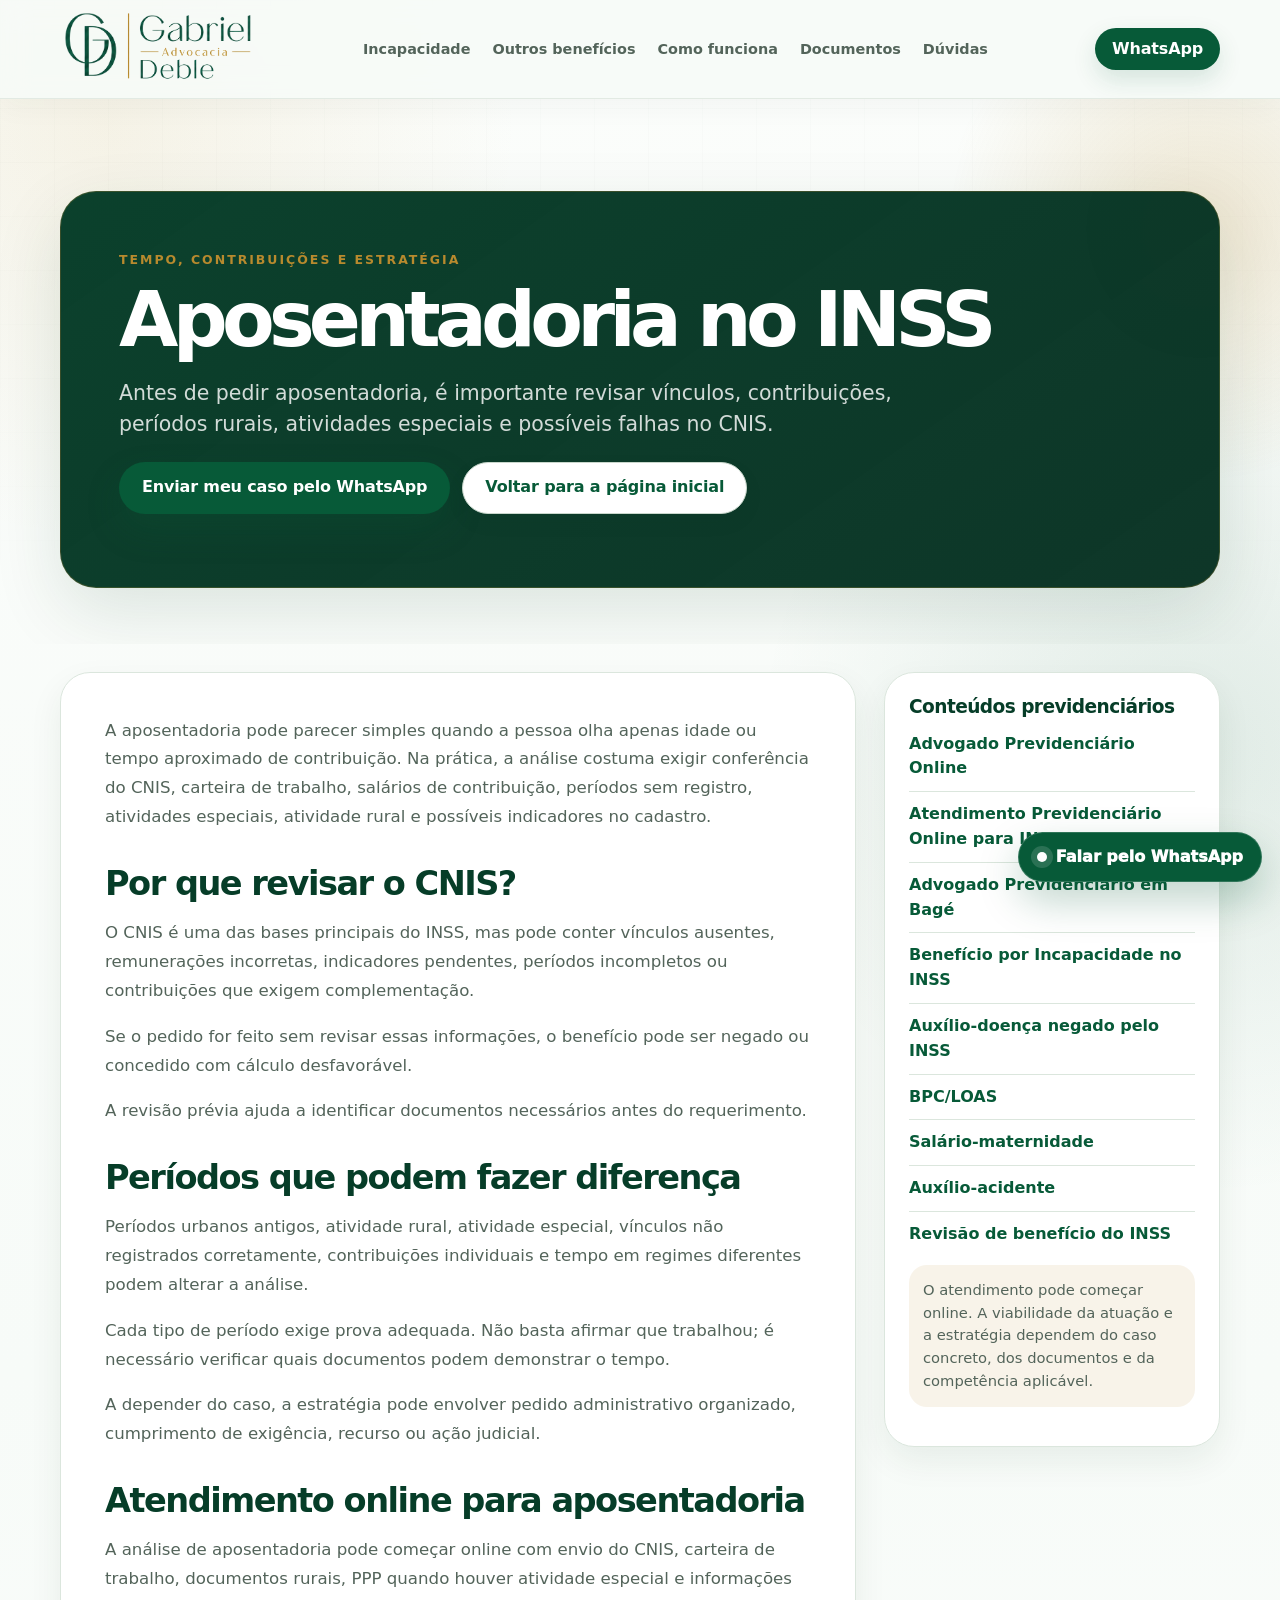
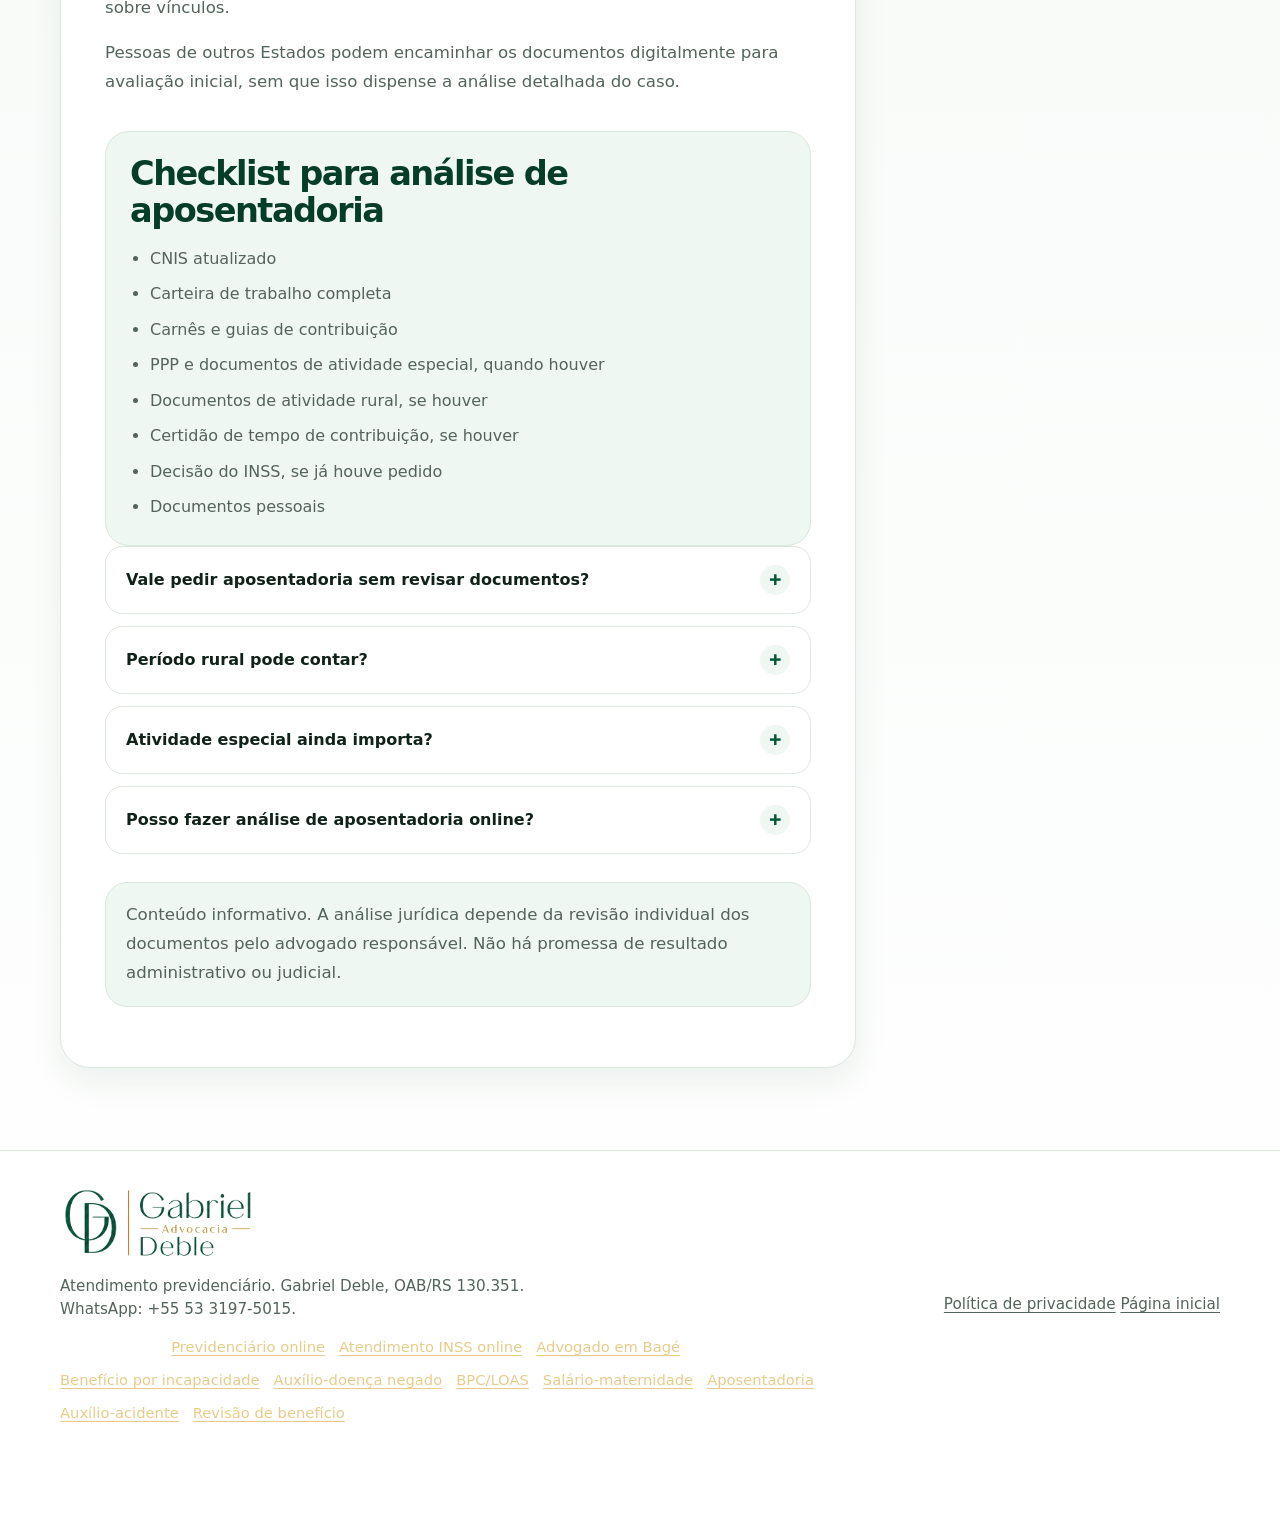
<file: aposentadoria-inss/index.html>
<!doctype html>
<html lang="pt-BR">
  <head>
    <meta charset="utf-8" />
    <meta name="viewport" content="width=device-width, initial-scale=1" />
    <title>Aposentadoria no INSS | CNIS, tempo e contribuições</title>
    <meta name="description" content="Aposentadoria no INSS: análise de CNIS, vínculos, tempo de contribuição, atividade rural, atividade especial e documentos." />
    <meta name="robots" content="index,follow,max-image-preview:large,max-snippet:-1,max-video-preview:-1" />
    <meta name="theme-color" content="#075a38" />
    <link rel="canonical" href="https://advgabrieldeble.com.br/aposentadoria-inss/" />
    <link rel="manifest" href="../site.webmanifest" />
    <link rel="icon" href="../favicon.svg" type="image/svg+xml" />

    <meta property="og:locale" content="pt_BR" />
    <meta property="og:type" content="article" />
    <meta property="og:site_name" content="Gabriel Deble Advocacia" />
    <meta property="og:title" content="Aposentadoria no INSS | CNIS, tempo e contribuições" />
    <meta property="og:description" content="Aposentadoria no INSS: análise de CNIS, vínculos, tempo de contribuição, atividade rural, atividade especial e documentos." />
    <meta property="og:url" content="https://advgabrieldeble.com.br/aposentadoria-inss/" />
    <meta property="og:image" content="https://advgabrieldeble.com.br/assets/gabriel-deble-og.png" />
    <meta property="og:image:width" content="1200" />
    <meta property="og:image:height" content="630" />

    <meta name="twitter:card" content="summary_large_image" />
    <meta name="twitter:title" content="Aposentadoria no INSS | CNIS, tempo e contribuições" />
    <meta name="twitter:description" content="Aposentadoria no INSS: análise de CNIS, vínculos, tempo de contribuição, atividade rural, atividade especial e documentos." />
    <meta name="twitter:image" content="https://advgabrieldeble.com.br/assets/gabriel-deble-og.png" />

    <link rel="stylesheet" href="../styles.css?v=14-premium" />
    <link rel="stylesheet" href="../seo-legal.css?v=151" />

    <script type="application/ld+json">
[
  {
    "@context": "https://schema.org",
    "@type": "LegalService",
    "@id": "https://advgabrieldeble.com.br/#legalservice",
    "name": "Gabriel Deble Advocacia",
    "url": "https://advgabrieldeble.com.br/",
    "logo": "https://advgabrieldeble.com.br/assets/logo-compact.png",
    "image": "https://advgabrieldeble.com.br/assets/gabriel-deble-og.png",
    "description": "Atendimento previdenciário online e presencial, com orientação sobre benefícios do INSS, negativas, revisões e demandas previdenciárias.",
    "telephone": "+555331975015",
    "areaServed": [
      {
        "@type": "Country",
        "name": "Brasil"
      },
      {
        "@type": "State",
        "name": "Rio Grande do Sul"
      },
      {
        "@type": "City",
        "name": "Bagé"
      }
    ],
    "priceRange": "$$",
    "founder": {
      "@type": "Person",
      "name": "Gabriel Deble",
      "jobTitle": "Advogado",
      "identifier": "OAB/RS 130.351"
    }
  },
  {
    "@context": "https://schema.org",
    "@type": "WebSite",
    "@id": "https://advgabrieldeble.com.br/#website",
    "name": "Gabriel Deble Advocacia",
    "url": "https://advgabrieldeble.com.br/",
    "publisher": {
      "@id": "https://advgabrieldeble.com.br/#legalservice"
    },
    "inLanguage": "pt-BR"
  },
  {
    "@context": "https://schema.org",
    "@type": "WebPage",
    "@id": "https://advgabrieldeble.com.br/aposentadoria-inss/#webpage",
    "url": "https://advgabrieldeble.com.br/aposentadoria-inss/",
    "name": "Aposentadoria no INSS | CNIS, tempo e contribuições",
    "description": "Aposentadoria no INSS: análise de CNIS, vínculos, tempo de contribuição, atividade rural, atividade especial e documentos.",
    "isPartOf": {
      "@id": "https://advgabrieldeble.com.br/#website"
    },
    "about": {
      "@id": "https://advgabrieldeble.com.br/#legalservice"
    },
    "inLanguage": "pt-BR",
    "dateModified": "2026-08-01"
  },
  {
    "@context": "https://schema.org",
    "@type": "BreadcrumbList",
    "itemListElement": [
      {
        "@type": "ListItem",
        "position": 1,
        "name": "Início",
        "item": "https://advgabrieldeble.com.br/"
      },
      {
        "@type": "ListItem",
        "position": 2,
        "name": "Aposentadoria no INSS",
        "item": "https://advgabrieldeble.com.br/aposentadoria-inss/"
      }
    ]
  },
  {
    "@context": "https://schema.org",
    "@type": "FAQPage",
    "mainEntity": [
      {
        "@type": "Question",
        "name": "Vale pedir aposentadoria sem revisar documentos?",
        "acceptedAnswer": {
          "@type": "Answer",
          "text": "Pode gerar risco de indeferimento ou concessão com cálculo inadequado. A revisão prévia costuma ser recomendável."
        }
      },
      {
        "@type": "Question",
        "name": "Período rural pode contar?",
        "acceptedAnswer": {
          "@type": "Answer",
          "text": "Pode ser analisado quando há documentação e enquadramento compatível."
        }
      },
      {
        "@type": "Question",
        "name": "Atividade especial ainda importa?",
        "acceptedAnswer": {
          "@type": "Answer",
          "text": "Pode importar em alguns casos, conforme período, exposição, documentos técnicos e regras aplicáveis."
        }
      },
      {
        "@type": "Question",
        "name": "Posso fazer análise de aposentadoria online?",
        "acceptedAnswer": {
          "@type": "Answer",
          "text": "O contato pode ser iniciado online com envio do CNIS e documentos relacionados."
        }
      }
    ]
  }
]
    </script>
    <script src="../script.js?v=14-premium" defer></script>
  </head>
  <body>
    <a class="skip-link" href="#conteudo">Pular para o conteúdo</a>

    <header class="topbar" aria-label="Topo da página">
      <div class="container topbar__inner">
        <a class="brand" href="../" aria-label="Gabriel Deble Advocacia — início">
          <img class="brand__logo" src="../assets/logo-compact.png" alt="Gabriel Deble Advocacia" />
        </a>

        <nav class="nav" aria-label="Navegação principal">
          <a href="../#situacoes">Incapacidade</a>
          <a href="../#outras-demandas">Outros benefícios</a>
          <a href="../#como-funciona">Como funciona</a>
          <a href="../#documentos">Documentos</a>
          <a href="../#duvidas">Dúvidas</a>
        </nav>

        <a class="button button--small" href="#" data-whatsapp="incapacidade" target="_blank" rel="noopener noreferrer">
          WhatsApp
        </a>
      </div>
    </header>

    <main id="conteudo">
      <section class="legal-hero">
        <div class="container">
          <div class="legal-hero__card">
            <p class="eyebrow">Tempo, contribuições e estratégia</p>
            <h1>Aposentadoria no INSS</h1>
            <p class="legal-hero__lead">Antes de pedir aposentadoria, é importante revisar vínculos, contribuições, períodos rurais, atividades especiais e possíveis falhas no CNIS.</p>
            <div class="hero__actions">
              <a class="button button--primary" href="#" data-whatsapp="incapacidade" target="_blank" rel="noopener noreferrer">
                Enviar meu caso pelo WhatsApp
              </a>
              <a class="button button--secondary" href="../">Voltar para a página inicial</a>
            </div>
          </div>
        </div>
      </section>

      <section class="legal-content">
        <div class="container legal-grid">
          <article class="legal-article">
            <p class="legal-intro">A aposentadoria pode parecer simples quando a pessoa olha apenas idade ou tempo aproximado de contribuição. Na prática, a análise costuma exigir conferência do CNIS, carteira de trabalho, salários de contribuição, períodos sem registro, atividades especiais, atividade rural e possíveis indicadores no cadastro.</p>

              <section>
                <h2>Por que revisar o CNIS?</h2>
                <p>O CNIS é uma das bases principais do INSS, mas pode conter vínculos ausentes, remunerações incorretas, indicadores pendentes, períodos incompletos ou contribuições que exigem complementação.</p>
                <p>Se o pedido for feito sem revisar essas informações, o benefício pode ser negado ou concedido com cálculo desfavorável.</p>
                <p>A revisão prévia ajuda a identificar documentos necessários antes do requerimento.</p>
              </section>
              <section>
                <h2>Períodos que podem fazer diferença</h2>
                <p>Períodos urbanos antigos, atividade rural, atividade especial, vínculos não registrados corretamente, contribuições individuais e tempo em regimes diferentes podem alterar a análise.</p>
                <p>Cada tipo de período exige prova adequada. Não basta afirmar que trabalhou; é necessário verificar quais documentos podem demonstrar o tempo.</p>
                <p>A depender do caso, a estratégia pode envolver pedido administrativo organizado, cumprimento de exigência, recurso ou ação judicial.</p>
              </section>
              <section>
                <h2>Atendimento online para aposentadoria</h2>
                <p>A análise de aposentadoria pode começar online com envio do CNIS, carteira de trabalho, documentos rurais, PPP quando houver atividade especial e informações sobre vínculos.</p>
                <p>Pessoas de outros Estados podem encaminhar os documentos digitalmente para avaliação inicial, sem que isso dispense a análise detalhada do caso.</p>
              </section>

            <section class="legal-checklist">
              <h2>Checklist para análise de aposentadoria</h2>
              <ul>
                <li>CNIS atualizado</li>
                <li>Carteira de trabalho completa</li>
                <li>Carnês e guias de contribuição</li>
                <li>PPP e documentos de atividade especial, quando houver</li>
                <li>Documentos de atividade rural, se houver</li>
                <li>Certidão de tempo de contribuição, se houver</li>
                <li>Decisão do INSS, se já houve pedido</li>
                <li>Documentos pessoais</li>
              </ul>
            </section>

            <div class="faq" aria-label="Dúvidas relacionadas">
              <details>
                <summary>Vale pedir aposentadoria sem revisar documentos?</summary>
                <p>Pode gerar risco de indeferimento ou concessão com cálculo inadequado. A revisão prévia costuma ser recomendável.</p>
              </details>
              <details>
                <summary>Período rural pode contar?</summary>
                <p>Pode ser analisado quando há documentação e enquadramento compatível.</p>
              </details>
              <details>
                <summary>Atividade especial ainda importa?</summary>
                <p>Pode importar em alguns casos, conforme período, exposição, documentos técnicos e regras aplicáveis.</p>
              </details>
              <details>
                <summary>Posso fazer análise de aposentadoria online?</summary>
                <p>O contato pode ser iniciado online com envio do CNIS e documentos relacionados.</p>
              </details>
            </div>

            <p class="legal-note">
              Conteúdo informativo. A análise jurídica depende da revisão individual dos documentos pelo advogado responsável.
              Não há promessa de resultado administrativo ou judicial.
            </p>
          </article>

          <aside class="legal-aside" aria-label="Conteúdos previdenciários relacionados">
            <h2>Conteúdos previdenciários</h2>
            <ul>
                <li><a href="../advogado-previdenciario-online/">Advogado Previdenciário Online</a></li>
                <li><a href="../atendimento-previdenciario-inss-online/">Atendimento Previdenciário Online para INSS</a></li>
                <li><a href="../advogado-previdenciario-bage/">Advogado Previdenciário em Bagé</a></li>
                <li><a href="../beneficio-por-incapacidade-inss/">Benefício por Incapacidade no INSS</a></li>
                <li><a href="../auxilio-doenca-negado/">Auxílio-doença negado pelo INSS</a></li>
                <li><a href="../bpc-loas/">BPC/LOAS</a></li>
                <li><a href="../salario-maternidade/">Salário-maternidade</a></li>
                <li><a href="../auxilio-acidente/">Auxílio-acidente</a></li>
                <li><a href="../revisao-de-beneficio-inss/">Revisão de benefício do INSS</a></li>
            </ul>
            <p class="aside-note">
              O atendimento pode começar online. A viabilidade da atuação e a estratégia dependem do caso concreto, dos documentos e da competência aplicável.
            </p>
          </aside>
        </div>
      </section>
    </main>

    <footer class="footer">
      <div class="container footer__grid">
        <div>
          <img class="footer__logo" src="../assets/logo-compact.png" alt="Gabriel Deble Advocacia" />
          <p>
            Atendimento previdenciário. Gabriel Deble, OAB/RS 130.351.
            <br />
            WhatsApp: +55 53 3197-5015.
          </p>
          <nav class="footer__seo-links" aria-label="Conteúdos previdenciários">
            <span>Conteúdos:</span>
            <a href="../advogado-previdenciario-online/">Previdenciário online</a>
            <a href="../atendimento-previdenciario-inss-online/">Atendimento INSS online</a>
            <a href="../advogado-previdenciario-bage/">Advogado em Bagé</a>
            <a href="../beneficio-por-incapacidade-inss/">Benefício por incapacidade</a>
            <a href="../auxilio-doenca-negado/">Auxílio-doença negado</a>
            <a href="../bpc-loas/">BPC/LOAS</a>
            <a href="../salario-maternidade/">Salário-maternidade</a>
            <a href="../aposentadoria-inss/">Aposentadoria</a>
            <a href="../auxilio-acidente/">Auxílio-acidente</a>
            <a href="../revisao-de-beneficio-inss/">Revisão de benefício</a>
          </nav>
        </div>
        <div class="footer__links">
          <a href="../privacidade/">Política de privacidade</a>
          <a href="../">Página inicial</a>
        </div>
      </div>
    </footer>

    <a class="whatsapp-float" href="#" data-whatsapp="incapacidade" target="_blank" rel="noopener noreferrer" aria-label="Falar pelo WhatsApp">
      Falar pelo WhatsApp
    </a>
  </body>
</html>
</file>
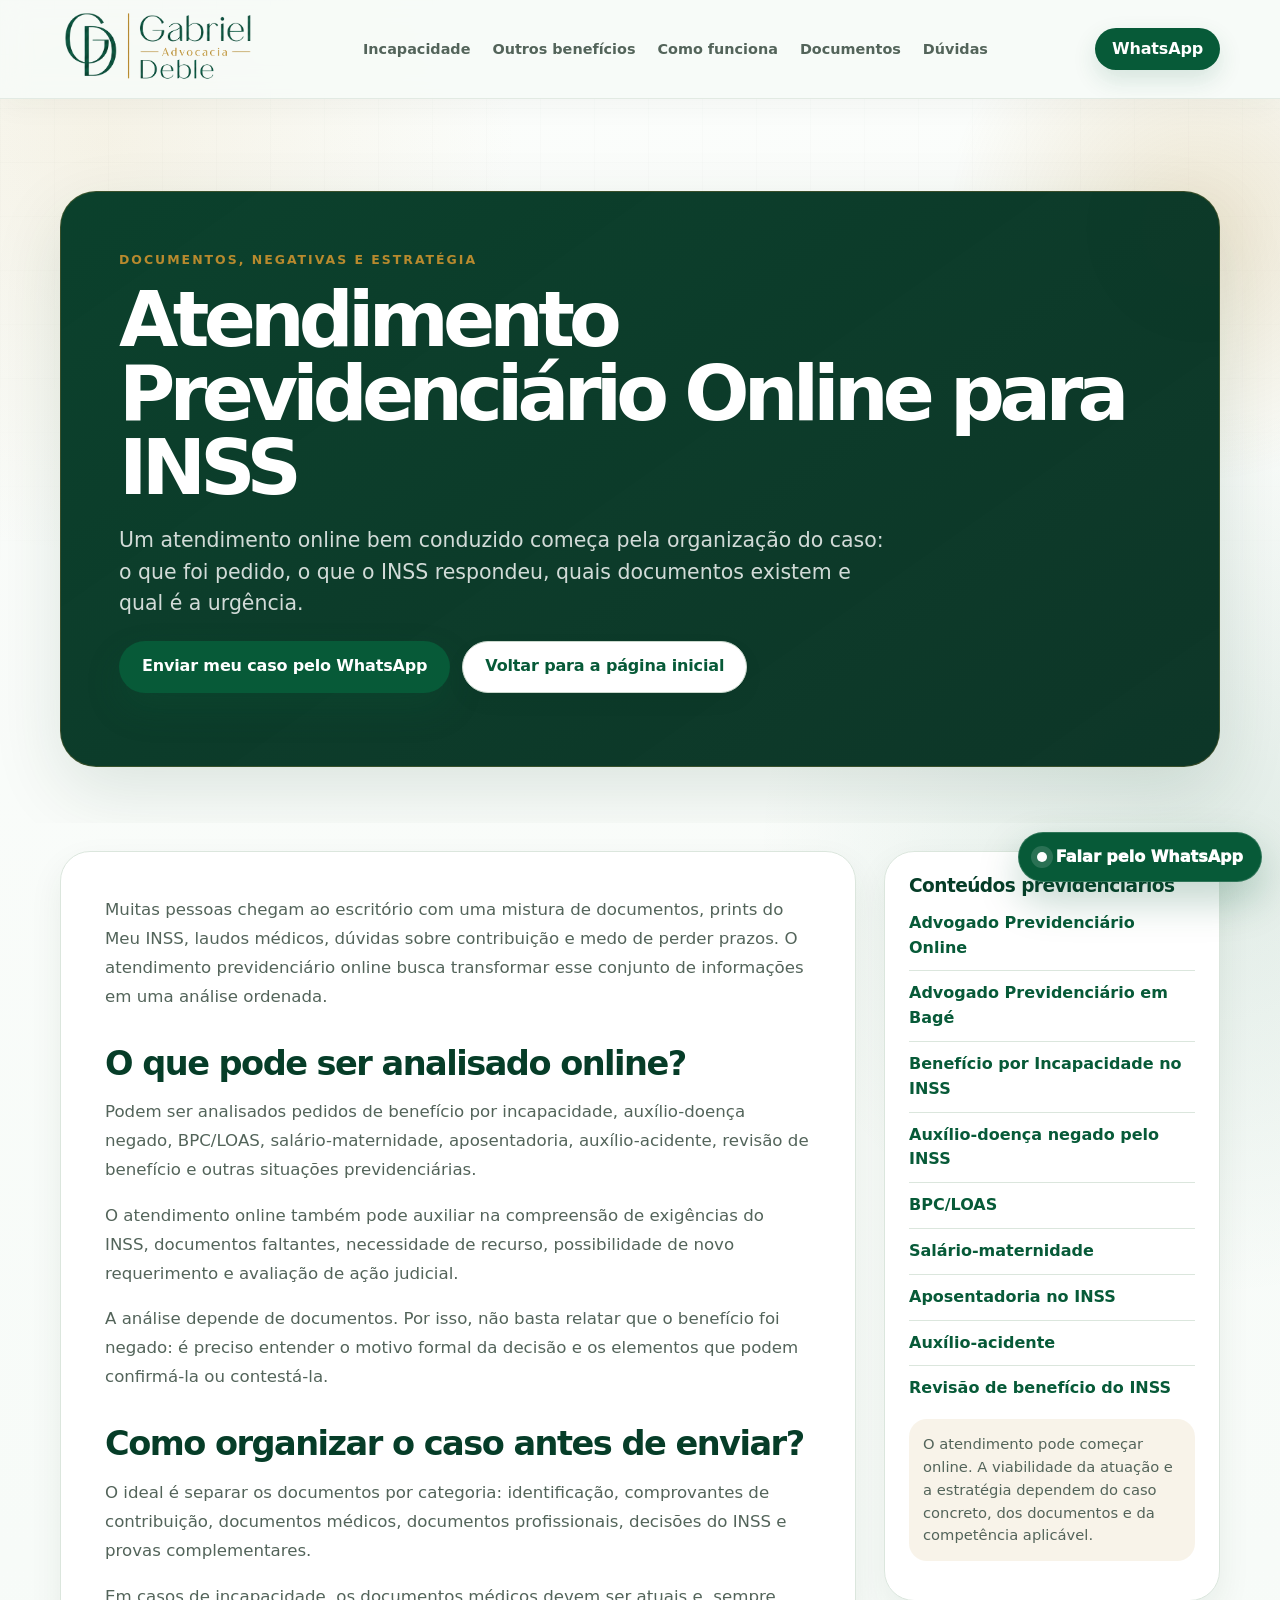
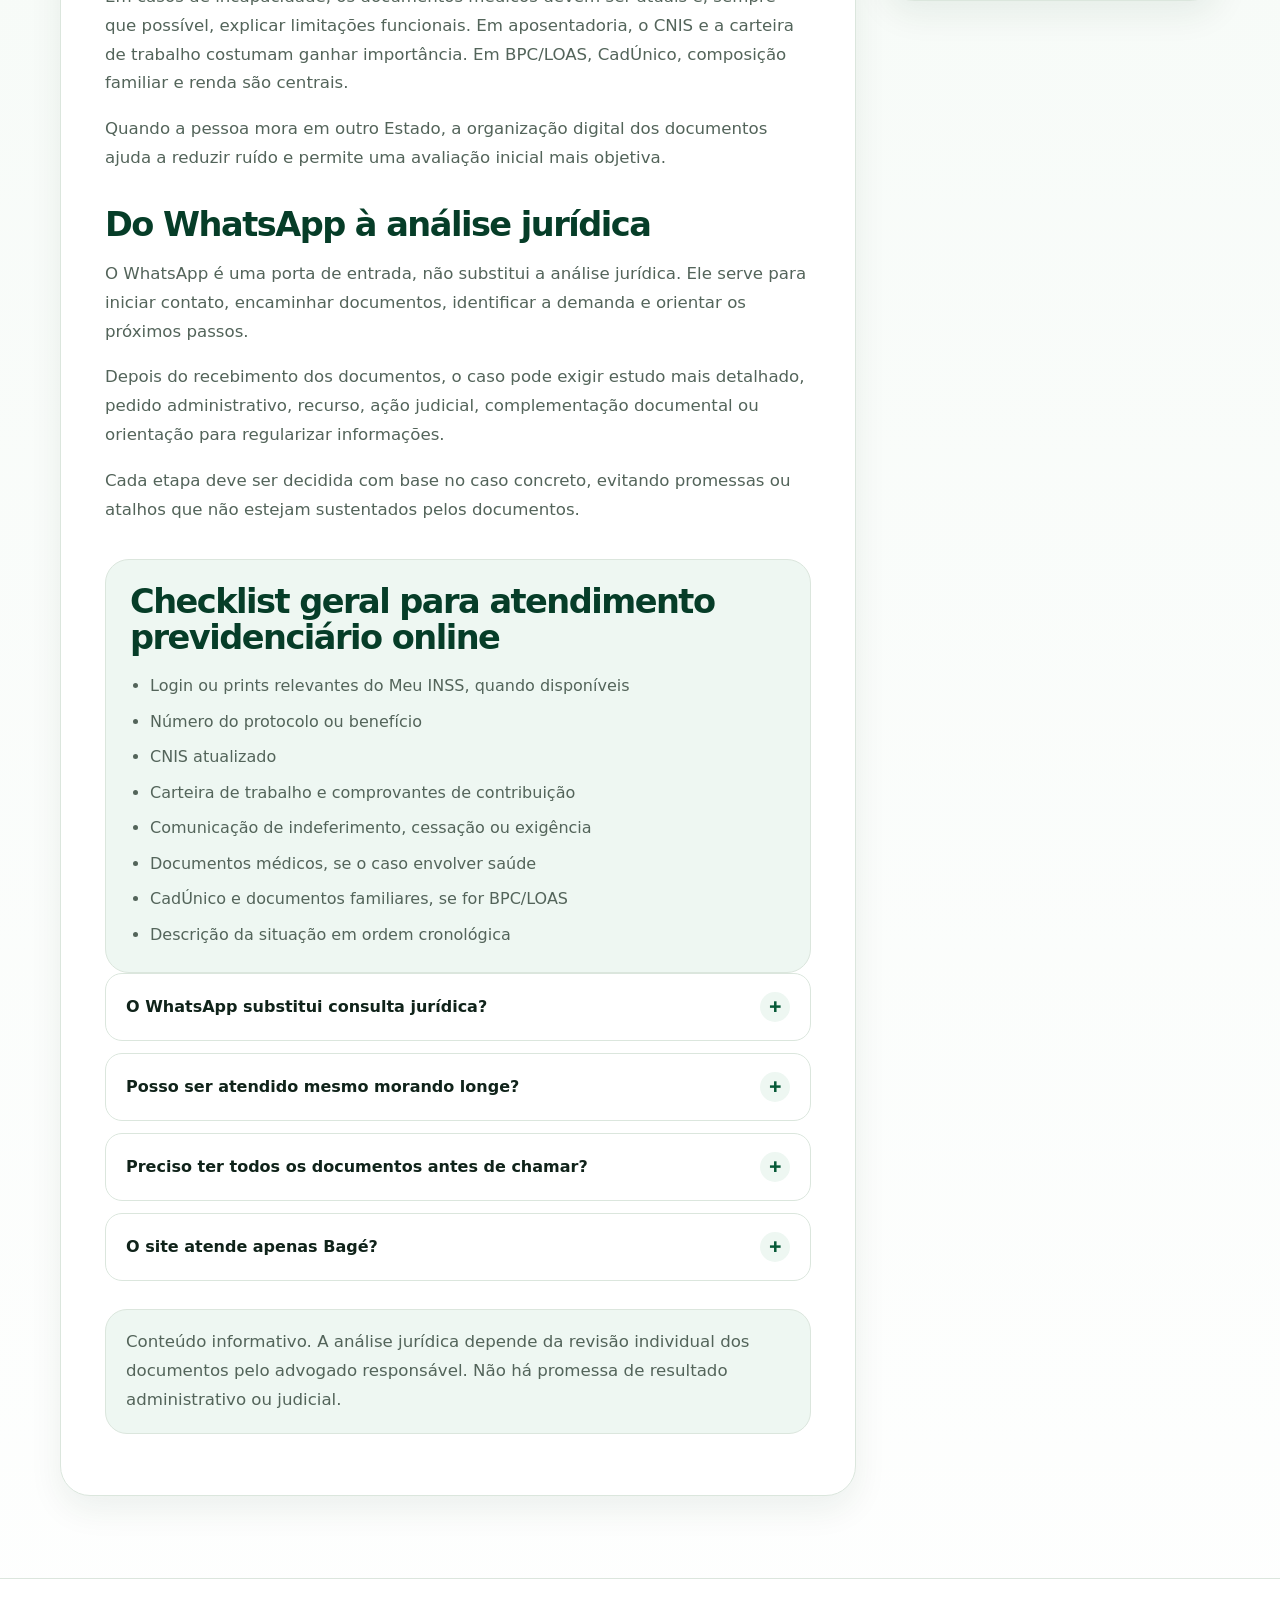
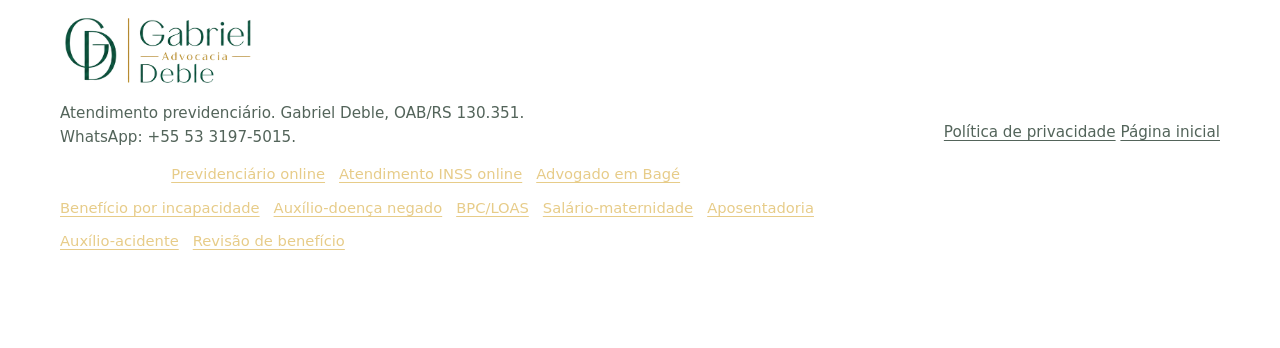
<file: atendimento-previdenciario-inss-online/index.html>
<!doctype html>
<html lang="pt-BR">
  <head>
    <meta charset="utf-8" />
    <meta name="viewport" content="width=device-width, initial-scale=1" />
    <title>Atendimento Previdenciário Online para INSS | Gabriel Deble Advocacia</title>
    <meta name="description" content="Atendimento previdenciário online para organizar pedidos, negativas, recursos e documentos relacionados a benefícios do INSS." />
    <meta name="robots" content="index,follow,max-image-preview:large,max-snippet:-1,max-video-preview:-1" />
    <meta name="theme-color" content="#075a38" />
    <link rel="canonical" href="https://advgabrieldeble.com.br/atendimento-previdenciario-inss-online/" />
    <link rel="manifest" href="../site.webmanifest" />
    <link rel="icon" href="../favicon.svg" type="image/svg+xml" />

    <meta property="og:locale" content="pt_BR" />
    <meta property="og:type" content="article" />
    <meta property="og:site_name" content="Gabriel Deble Advocacia" />
    <meta property="og:title" content="Atendimento Previdenciário Online para INSS | Gabriel Deble Advocacia" />
    <meta property="og:description" content="Atendimento previdenciário online para organizar pedidos, negativas, recursos e documentos relacionados a benefícios do INSS." />
    <meta property="og:url" content="https://advgabrieldeble.com.br/atendimento-previdenciario-inss-online/" />
    <meta property="og:image" content="https://advgabrieldeble.com.br/assets/gabriel-deble-og.png" />
    <meta property="og:image:width" content="1200" />
    <meta property="og:image:height" content="630" />

    <meta name="twitter:card" content="summary_large_image" />
    <meta name="twitter:title" content="Atendimento Previdenciário Online para INSS | Gabriel Deble Advocacia" />
    <meta name="twitter:description" content="Atendimento previdenciário online para organizar pedidos, negativas, recursos e documentos relacionados a benefícios do INSS." />
    <meta name="twitter:image" content="https://advgabrieldeble.com.br/assets/gabriel-deble-og.png" />

    <link rel="stylesheet" href="../styles.css?v=14-premium" />
    <link rel="stylesheet" href="../seo-legal.css?v=151" />

    <script type="application/ld+json">
[
  {
    "@context": "https://schema.org",
    "@type": "LegalService",
    "@id": "https://advgabrieldeble.com.br/#legalservice",
    "name": "Gabriel Deble Advocacia",
    "url": "https://advgabrieldeble.com.br/",
    "logo": "https://advgabrieldeble.com.br/assets/logo-compact.png",
    "image": "https://advgabrieldeble.com.br/assets/gabriel-deble-og.png",
    "description": "Atendimento previdenciário online e presencial, com orientação sobre benefícios do INSS, negativas, revisões e demandas previdenciárias.",
    "telephone": "+555331975015",
    "areaServed": [
      {
        "@type": "Country",
        "name": "Brasil"
      },
      {
        "@type": "State",
        "name": "Rio Grande do Sul"
      },
      {
        "@type": "City",
        "name": "Bagé"
      }
    ],
    "priceRange": "$$",
    "founder": {
      "@type": "Person",
      "name": "Gabriel Deble",
      "jobTitle": "Advogado",
      "identifier": "OAB/RS 130.351"
    }
  },
  {
    "@context": "https://schema.org",
    "@type": "WebSite",
    "@id": "https://advgabrieldeble.com.br/#website",
    "name": "Gabriel Deble Advocacia",
    "url": "https://advgabrieldeble.com.br/",
    "publisher": {
      "@id": "https://advgabrieldeble.com.br/#legalservice"
    },
    "inLanguage": "pt-BR"
  },
  {
    "@context": "https://schema.org",
    "@type": "WebPage",
    "@id": "https://advgabrieldeble.com.br/atendimento-previdenciario-inss-online/#webpage",
    "url": "https://advgabrieldeble.com.br/atendimento-previdenciario-inss-online/",
    "name": "Atendimento Previdenciário Online para INSS | Gabriel Deble Advocacia",
    "description": "Atendimento previdenciário online para organizar pedidos, negativas, recursos e documentos relacionados a benefícios do INSS.",
    "isPartOf": {
      "@id": "https://advgabrieldeble.com.br/#website"
    },
    "about": {
      "@id": "https://advgabrieldeble.com.br/#legalservice"
    },
    "inLanguage": "pt-BR",
    "dateModified": "2026-08-01"
  },
  {
    "@context": "https://schema.org",
    "@type": "BreadcrumbList",
    "itemListElement": [
      {
        "@type": "ListItem",
        "position": 1,
        "name": "Início",
        "item": "https://advgabrieldeble.com.br/"
      },
      {
        "@type": "ListItem",
        "position": 2,
        "name": "Atendimento Previdenciário Online para INSS",
        "item": "https://advgabrieldeble.com.br/atendimento-previdenciario-inss-online/"
      }
    ]
  },
  {
    "@context": "https://schema.org",
    "@type": "FAQPage",
    "mainEntity": [
      {
        "@type": "Question",
        "name": "O WhatsApp substitui consulta jurídica?",
        "acceptedAnswer": {
          "@type": "Answer",
          "text": "Não. O WhatsApp facilita o contato e o envio de documentos, mas a conclusão jurídica depende de análise individual."
        }
      },
      {
        "@type": "Question",
        "name": "Posso ser atendido mesmo morando longe?",
        "acceptedAnswer": {
          "@type": "Answer",
          "text": "O contato pode ser iniciado online. A forma de condução depende da viabilidade jurídica e operacional do caso."
        }
      },
      {
        "@type": "Question",
        "name": "Preciso ter todos os documentos antes de chamar?",
        "acceptedAnswer": {
          "@type": "Answer",
          "text": "Não necessariamente. O atendimento pode começar com os documentos disponíveis, e outros podem ser solicitados depois."
        }
      },
      {
        "@type": "Question",
        "name": "O site atende apenas Bagé?",
        "acceptedAnswer": {
          "@type": "Answer",
          "text": "Não. O escritório mantém presença local, mas também recebe contatos online de pessoas de outros Estados para avaliação previdenciária."
        }
      }
    ]
  }
]
    </script>
    <script src="../script.js?v=14-premium" defer></script>
  </head>
  <body>
    <a class="skip-link" href="#conteudo">Pular para o conteúdo</a>

    <header class="topbar" aria-label="Topo da página">
      <div class="container topbar__inner">
        <a class="brand" href="../" aria-label="Gabriel Deble Advocacia — início">
          <img class="brand__logo" src="../assets/logo-compact.png" alt="Gabriel Deble Advocacia" />
        </a>

        <nav class="nav" aria-label="Navegação principal">
          <a href="../#situacoes">Incapacidade</a>
          <a href="../#outras-demandas">Outros benefícios</a>
          <a href="../#como-funciona">Como funciona</a>
          <a href="../#documentos">Documentos</a>
          <a href="../#duvidas">Dúvidas</a>
        </nav>

        <a class="button button--small" href="#" data-whatsapp="incapacidade" target="_blank" rel="noopener noreferrer">
          WhatsApp
        </a>
      </div>
    </header>

    <main id="conteudo">
      <section class="legal-hero">
        <div class="container">
          <div class="legal-hero__card">
            <p class="eyebrow">Documentos, negativas e estratégia</p>
            <h1>Atendimento Previdenciário Online para INSS</h1>
            <p class="legal-hero__lead">Um atendimento online bem conduzido começa pela organização do caso: o que foi pedido, o que o INSS respondeu, quais documentos existem e qual é a urgência.</p>
            <div class="hero__actions">
              <a class="button button--primary" href="#" data-whatsapp="incapacidade" target="_blank" rel="noopener noreferrer">
                Enviar meu caso pelo WhatsApp
              </a>
              <a class="button button--secondary" href="../">Voltar para a página inicial</a>
            </div>
          </div>
        </div>
      </section>

      <section class="legal-content">
        <div class="container legal-grid">
          <article class="legal-article">
            <p class="legal-intro">Muitas pessoas chegam ao escritório com uma mistura de documentos, prints do Meu INSS, laudos médicos, dúvidas sobre contribuição e medo de perder prazos. O atendimento previdenciário online busca transformar esse conjunto de informações em uma análise ordenada.</p>

              <section>
                <h2>O que pode ser analisado online?</h2>
                <p>Podem ser analisados pedidos de benefício por incapacidade, auxílio-doença negado, BPC/LOAS, salário-maternidade, aposentadoria, auxílio-acidente, revisão de benefício e outras situações previdenciárias.</p>
                <p>O atendimento online também pode auxiliar na compreensão de exigências do INSS, documentos faltantes, necessidade de recurso, possibilidade de novo requerimento e avaliação de ação judicial.</p>
                <p>A análise depende de documentos. Por isso, não basta relatar que o benefício foi negado: é preciso entender o motivo formal da decisão e os elementos que podem confirmá-la ou contestá-la.</p>
              </section>
              <section>
                <h2>Como organizar o caso antes de enviar?</h2>
                <p>O ideal é separar os documentos por categoria: identificação, comprovantes de contribuição, documentos médicos, documentos profissionais, decisões do INSS e provas complementares.</p>
                <p>Em casos de incapacidade, os documentos médicos devem ser atuais e, sempre que possível, explicar limitações funcionais. Em aposentadoria, o CNIS e a carteira de trabalho costumam ganhar importância. Em BPC/LOAS, CadÚnico, composição familiar e renda são centrais.</p>
                <p>Quando a pessoa mora em outro Estado, a organização digital dos documentos ajuda a reduzir ruído e permite uma avaliação inicial mais objetiva.</p>
              </section>
              <section>
                <h2>Do WhatsApp à análise jurídica</h2>
                <p>O WhatsApp é uma porta de entrada, não substitui a análise jurídica. Ele serve para iniciar contato, encaminhar documentos, identificar a demanda e orientar os próximos passos.</p>
                <p>Depois do recebimento dos documentos, o caso pode exigir estudo mais detalhado, pedido administrativo, recurso, ação judicial, complementação documental ou orientação para regularizar informações.</p>
                <p>Cada etapa deve ser decidida com base no caso concreto, evitando promessas ou atalhos que não estejam sustentados pelos documentos.</p>
              </section>

            <section class="legal-checklist">
              <h2>Checklist geral para atendimento previdenciário online</h2>
              <ul>
                <li>Login ou prints relevantes do Meu INSS, quando disponíveis</li>
                <li>Número do protocolo ou benefício</li>
                <li>CNIS atualizado</li>
                <li>Carteira de trabalho e comprovantes de contribuição</li>
                <li>Comunicação de indeferimento, cessação ou exigência</li>
                <li>Documentos médicos, se o caso envolver saúde</li>
                <li>CadÚnico e documentos familiares, se for BPC/LOAS</li>
                <li>Descrição da situação em ordem cronológica</li>
              </ul>
            </section>

            <div class="faq" aria-label="Dúvidas relacionadas">
              <details>
                <summary>O WhatsApp substitui consulta jurídica?</summary>
                <p>Não. O WhatsApp facilita o contato e o envio de documentos, mas a conclusão jurídica depende de análise individual.</p>
              </details>
              <details>
                <summary>Posso ser atendido mesmo morando longe?</summary>
                <p>O contato pode ser iniciado online. A forma de condução depende da viabilidade jurídica e operacional do caso.</p>
              </details>
              <details>
                <summary>Preciso ter todos os documentos antes de chamar?</summary>
                <p>Não necessariamente. O atendimento pode começar com os documentos disponíveis, e outros podem ser solicitados depois.</p>
              </details>
              <details>
                <summary>O site atende apenas Bagé?</summary>
                <p>Não. O escritório mantém presença local, mas também recebe contatos online de pessoas de outros Estados para avaliação previdenciária.</p>
              </details>
            </div>

            <p class="legal-note">
              Conteúdo informativo. A análise jurídica depende da revisão individual dos documentos pelo advogado responsável.
              Não há promessa de resultado administrativo ou judicial.
            </p>
          </article>

          <aside class="legal-aside" aria-label="Conteúdos previdenciários relacionados">
            <h2>Conteúdos previdenciários</h2>
            <ul>
                <li><a href="../advogado-previdenciario-online/">Advogado Previdenciário Online</a></li>
                <li><a href="../advogado-previdenciario-bage/">Advogado Previdenciário em Bagé</a></li>
                <li><a href="../beneficio-por-incapacidade-inss/">Benefício por Incapacidade no INSS</a></li>
                <li><a href="../auxilio-doenca-negado/">Auxílio-doença negado pelo INSS</a></li>
                <li><a href="../bpc-loas/">BPC/LOAS</a></li>
                <li><a href="../salario-maternidade/">Salário-maternidade</a></li>
                <li><a href="../aposentadoria-inss/">Aposentadoria no INSS</a></li>
                <li><a href="../auxilio-acidente/">Auxílio-acidente</a></li>
                <li><a href="../revisao-de-beneficio-inss/">Revisão de benefício do INSS</a></li>
            </ul>
            <p class="aside-note">
              O atendimento pode começar online. A viabilidade da atuação e a estratégia dependem do caso concreto, dos documentos e da competência aplicável.
            </p>
          </aside>
        </div>
      </section>
    </main>

    <footer class="footer">
      <div class="container footer__grid">
        <div>
          <img class="footer__logo" src="../assets/logo-compact.png" alt="Gabriel Deble Advocacia" />
          <p>
            Atendimento previdenciário. Gabriel Deble, OAB/RS 130.351.
            <br />
            WhatsApp: +55 53 3197-5015.
          </p>
          <nav class="footer__seo-links" aria-label="Conteúdos previdenciários">
            <span>Conteúdos:</span>
            <a href="../advogado-previdenciario-online/">Previdenciário online</a>
            <a href="../atendimento-previdenciario-inss-online/">Atendimento INSS online</a>
            <a href="../advogado-previdenciario-bage/">Advogado em Bagé</a>
            <a href="../beneficio-por-incapacidade-inss/">Benefício por incapacidade</a>
            <a href="../auxilio-doenca-negado/">Auxílio-doença negado</a>
            <a href="../bpc-loas/">BPC/LOAS</a>
            <a href="../salario-maternidade/">Salário-maternidade</a>
            <a href="../aposentadoria-inss/">Aposentadoria</a>
            <a href="../auxilio-acidente/">Auxílio-acidente</a>
            <a href="../revisao-de-beneficio-inss/">Revisão de benefício</a>
          </nav>
        </div>
        <div class="footer__links">
          <a href="../privacidade/">Política de privacidade</a>
          <a href="../">Página inicial</a>
        </div>
      </div>
    </footer>

    <a class="whatsapp-float" href="#" data-whatsapp="incapacidade" target="_blank" rel="noopener noreferrer" aria-label="Falar pelo WhatsApp">
      Falar pelo WhatsApp
    </a>
  </body>
</html>
</file>
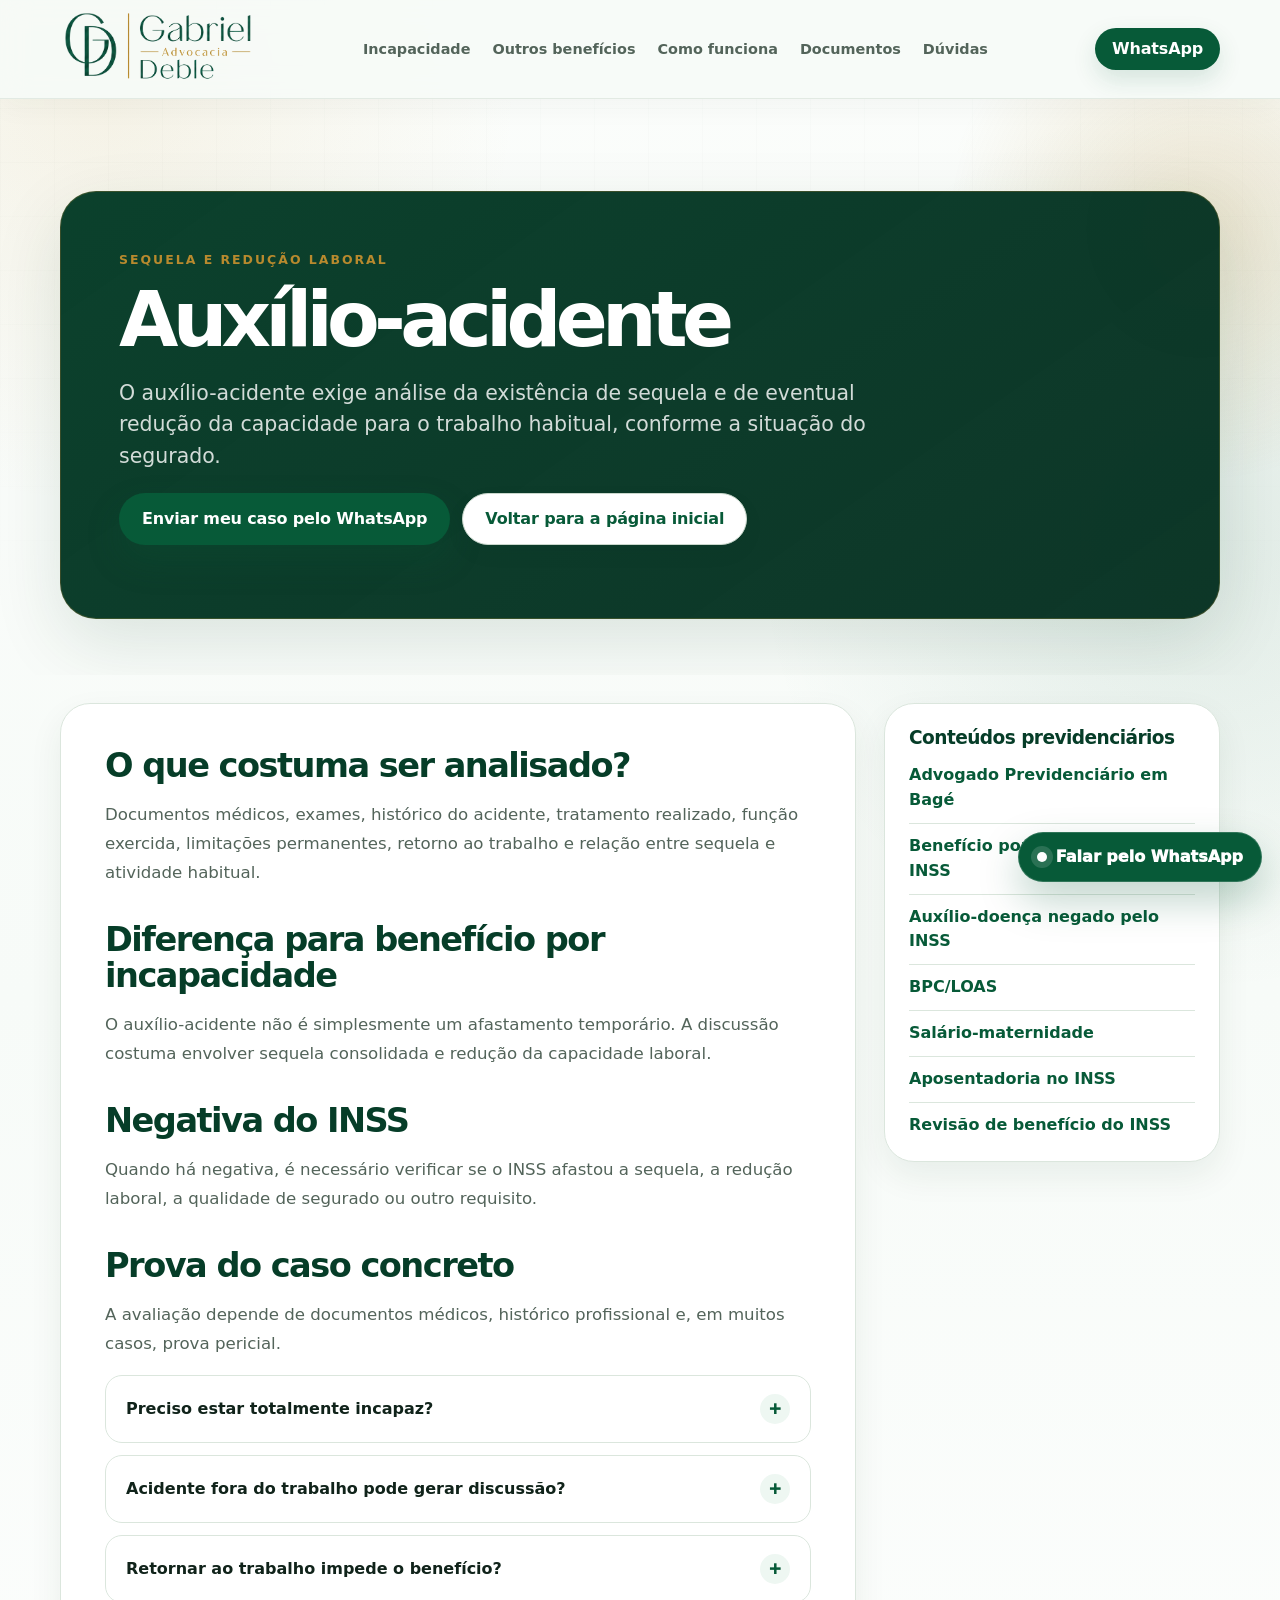
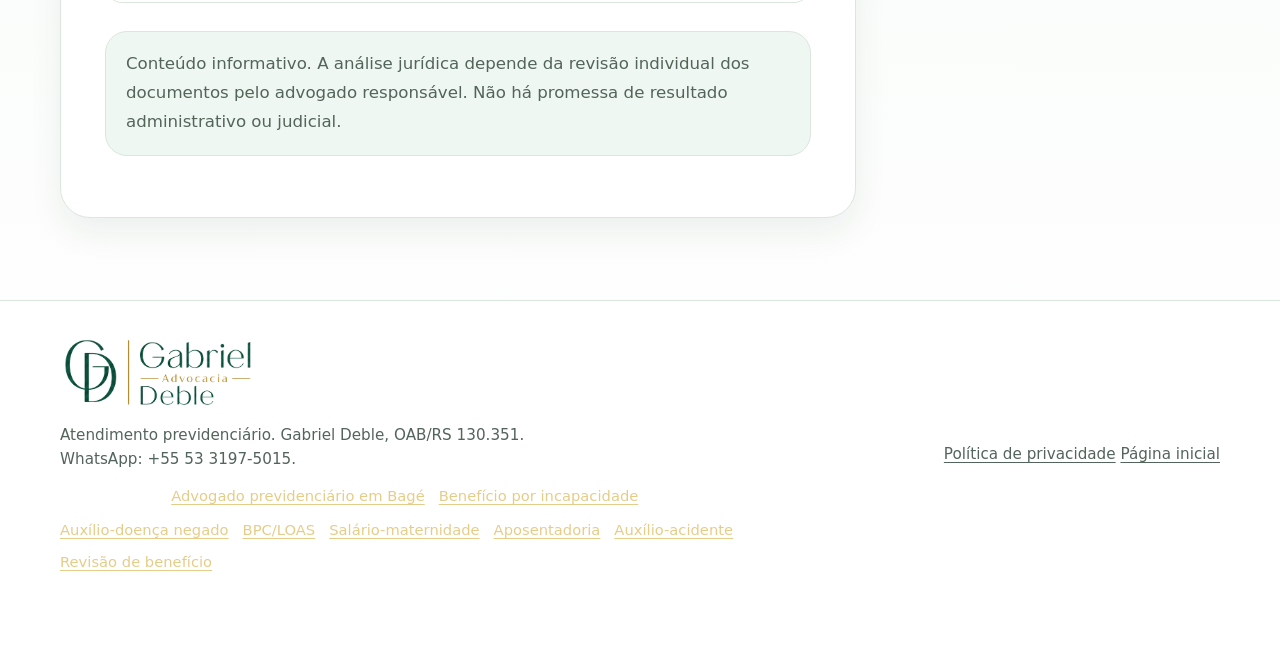
<file: auxilio-acidente/index.html>
<!doctype html>
<html lang="pt-BR">
  <head>
    <meta charset="utf-8" />
    <meta name="viewport" content="width=device-width, initial-scale=1" />
    <title>Auxílio-acidente no INSS | Gabriel Deble Advocacia</title>
    <meta name="description" content="Auxílio-acidente: análise de sequelas, redução da capacidade laboral, documentos médicos, acidente e negativa do INSS." />
    <meta name="robots" content="index,follow,max-image-preview:large,max-snippet:-1,max-video-preview:-1" />
    <meta name="theme-color" content="#075a38" />
    <link rel="canonical" href="https://advgabrieldeble.com.br/auxilio-acidente/" />
    <link rel="manifest" href="../site.webmanifest" />
    <link rel="icon" href="../favicon.svg" type="image/svg+xml" />

    <meta property="og:locale" content="pt_BR" />
    <meta property="og:type" content="article" />
    <meta property="og:site_name" content="Gabriel Deble Advocacia" />
    <meta property="og:title" content="Auxílio-acidente no INSS | Gabriel Deble Advocacia" />
    <meta property="og:description" content="Auxílio-acidente: análise de sequelas, redução da capacidade laboral, documentos médicos, acidente e negativa do INSS." />
    <meta property="og:url" content="https://advgabrieldeble.com.br/auxilio-acidente/" />
    <meta property="og:image" content="https://advgabrieldeble.com.br/assets/gabriel-deble-og.png" />
    <meta property="og:image:width" content="1200" />
    <meta property="og:image:height" content="630" />

    <meta name="twitter:card" content="summary_large_image" />
    <meta name="twitter:title" content="Auxílio-acidente no INSS | Gabriel Deble Advocacia" />
    <meta name="twitter:description" content="Auxílio-acidente: análise de sequelas, redução da capacidade laboral, documentos médicos, acidente e negativa do INSS." />
    <meta name="twitter:image" content="https://advgabrieldeble.com.br/assets/gabriel-deble-og.png" />

    <link rel="stylesheet" href="../styles.css?v=14-premium" />
    <link rel="stylesheet" href="../seo-legal.css?v=15" />

    <script type="application/ld+json">
[
  {
    "@context": "https://schema.org",
    "@type": "LegalService",
    "@id": "https://advgabrieldeble.com.br/#legalservice",
    "name": "Gabriel Deble Advocacia",
    "url": "https://advgabrieldeble.com.br/",
    "logo": "https://advgabrieldeble.com.br/assets/logo-compact.png",
    "image": "https://advgabrieldeble.com.br/assets/gabriel-deble-og.png",
    "description": "Gabriel Deble Advocacia: atendimento previdenciário em Bagé/RS para benefício por incapacidade, BPC/LOAS, salário-maternidade, aposentadorias, auxílio-acidente e revisões do INSS.",
    "telephone": "+555331975015",
    "areaServed": [
      {
        "@type": "City",
        "name": "Bagé"
      },
      {
        "@type": "State",
        "name": "Rio Grande do Sul"
      }
    ],
    "priceRange": "$$",
    "founder": {
      "@type": "Person",
      "name": "Gabriel Deble",
      "jobTitle": "Advogado",
      "identifier": "OAB/RS 130.351"
    }
  },
  {
    "@context": "https://schema.org",
    "@type": "WebSite",
    "@id": "https://advgabrieldeble.com.br/#website",
    "name": "Gabriel Deble Advocacia",
    "url": "https://advgabrieldeble.com.br/",
    "publisher": {
      "@id": "https://advgabrieldeble.com.br/#legalservice"
    },
    "inLanguage": "pt-BR"
  },
  {
    "@context": "https://schema.org",
    "@type": "WebPage",
    "@id": "https://advgabrieldeble.com.br/auxilio-acidente/#webpage",
    "url": "https://advgabrieldeble.com.br/auxilio-acidente/",
    "name": "Auxílio-acidente no INSS | Gabriel Deble Advocacia",
    "description": "Auxílio-acidente: análise de sequelas, redução da capacidade laboral, documentos médicos, acidente e negativa do INSS.",
    "isPartOf": {
      "@id": "https://advgabrieldeble.com.br/#website"
    },
    "about": {
      "@id": "https://advgabrieldeble.com.br/#legalservice"
    },
    "inLanguage": "pt-BR",
    "dateModified": "2026-08-01"
  },
  {
    "@context": "https://schema.org",
    "@type": "BreadcrumbList",
    "itemListElement": [
      {
        "@type": "ListItem",
        "position": 1,
        "name": "Início",
        "item": "https://advgabrieldeble.com.br/"
      },
      {
        "@type": "ListItem",
        "position": 2,
        "name": "Auxílio-acidente",
        "item": "https://advgabrieldeble.com.br/auxilio-acidente/"
      }
    ]
  },
  {
    "@context": "https://schema.org",
    "@type": "FAQPage",
    "mainEntity": [
      {
        "@type": "Question",
        "name": "Preciso estar totalmente incapaz?",
        "acceptedAnswer": {
          "@type": "Answer",
          "text": "Não necessariamente. O auxílio-acidente envolve sequela e redução da capacidade, não incapacidade total em todos os casos."
        }
      },
      {
        "@type": "Question",
        "name": "Acidente fora do trabalho pode gerar discussão?",
        "acceptedAnswer": {
          "@type": "Answer",
          "text": "Pode haver análise, conforme o caso concreto e os requisitos legais."
        }
      },
      {
        "@type": "Question",
        "name": "Retornar ao trabalho impede o benefício?",
        "acceptedAnswer": {
          "@type": "Answer",
          "text": "O retorno ao trabalho não elimina automaticamente a possibilidade, pois a discussão pode ser sobre redução da capacidade."
        }
      }
    ]
  }
]
    </script>
    <script src="../script.js?v=14-premium" defer></script>
  </head>
  <body>
    <a class="skip-link" href="#conteudo">Pular para o conteúdo</a>

    <header class="topbar" aria-label="Topo da página">
      <div class="container topbar__inner">
        <a class="brand" href="../" aria-label="Gabriel Deble Advocacia — início">
          <img class="brand__logo" src="../assets/logo-compact.png" alt="Gabriel Deble Advocacia" />
        </a>

        <nav class="nav" aria-label="Navegação principal">
          <a href="../#situacoes">Incapacidade</a>
          <a href="../#outras-demandas">Outros benefícios</a>
          <a href="../#como-funciona">Como funciona</a>
          <a href="../#documentos">Documentos</a>
          <a href="../#duvidas">Dúvidas</a>
        </nav>

        <a class="button button--small" href="#" data-whatsapp="incapacidade" target="_blank" rel="noopener noreferrer">
          WhatsApp
        </a>
      </div>
    </header>

    <main id="conteudo">
      <section class="legal-hero">
        <div class="container">
          <div class="legal-hero__card">
            <p class="eyebrow">Sequela e redução laboral</p>
            <h1>Auxílio-acidente</h1>
            <p class="legal-hero__lead">O auxílio-acidente exige análise da existência de sequela e de eventual redução da capacidade para o trabalho habitual, conforme a situação do segurado.</p>
            <div class="hero__actions">
              <a class="button button--primary" href="#" data-whatsapp="incapacidade" target="_blank" rel="noopener noreferrer">
                Enviar meu caso pelo WhatsApp
              </a>
              <a class="button button--secondary" href="../">Voltar para a página inicial</a>
            </div>
          </div>
        </div>
      </section>

      <section class="legal-content">
        <div class="container legal-grid">
          <article class="legal-article">
              <section>
                <h2>O que costuma ser analisado?</h2>
                <p>Documentos médicos, exames, histórico do acidente, tratamento realizado, função exercida, limitações permanentes, retorno ao trabalho e relação entre sequela e atividade habitual.</p>
              </section>
              <section>
                <h2>Diferença para benefício por incapacidade</h2>
                <p>O auxílio-acidente não é simplesmente um afastamento temporário. A discussão costuma envolver sequela consolidada e redução da capacidade laboral.</p>
              </section>
              <section>
                <h2>Negativa do INSS</h2>
                <p>Quando há negativa, é necessário verificar se o INSS afastou a sequela, a redução laboral, a qualidade de segurado ou outro requisito.</p>
              </section>
              <section>
                <h2>Prova do caso concreto</h2>
                <p>A avaliação depende de documentos médicos, histórico profissional e, em muitos casos, prova pericial.</p>
              </section>

            <div class="faq" aria-label="Dúvidas relacionadas">
              <details>
                <summary>Preciso estar totalmente incapaz?</summary>
                <p>Não necessariamente. O auxílio-acidente envolve sequela e redução da capacidade, não incapacidade total em todos os casos.</p>
              </details>
              <details>
                <summary>Acidente fora do trabalho pode gerar discussão?</summary>
                <p>Pode haver análise, conforme o caso concreto e os requisitos legais.</p>
              </details>
              <details>
                <summary>Retornar ao trabalho impede o benefício?</summary>
                <p>O retorno ao trabalho não elimina automaticamente a possibilidade, pois a discussão pode ser sobre redução da capacidade.</p>
              </details>
            </div>

            <p class="legal-note">
              Conteúdo informativo. A análise jurídica depende da revisão individual dos documentos pelo advogado responsável.
              Não há promessa de resultado administrativo ou judicial.
            </p>
          </article>

          <aside class="legal-aside" aria-label="Conteúdos previdenciários relacionados">
            <h2>Conteúdos previdenciários</h2>
            <ul>
                <li><a href="../advogado-previdenciario-bage/">Advogado Previdenciário em Bagé</a></li>
                <li><a href="../beneficio-por-incapacidade-inss/">Benefício por incapacidade no INSS</a></li>
                <li><a href="../auxilio-doenca-negado/">Auxílio-doença negado pelo INSS</a></li>
                <li><a href="../bpc-loas/">BPC/LOAS</a></li>
                <li><a href="../salario-maternidade/">Salário-maternidade</a></li>
                <li><a href="../aposentadoria-inss/">Aposentadoria no INSS</a></li>
                <li><a href="../revisao-de-beneficio-inss/">Revisão de benefício do INSS</a></li>
            </ul>
          </aside>
        </div>
      </section>
    </main>

    <footer class="footer">
      <div class="container footer__grid">
        <div>
          <img class="footer__logo" src="../assets/logo-compact.png" alt="Gabriel Deble Advocacia" />
          <p>
            Atendimento previdenciário. Gabriel Deble, OAB/RS 130.351.
            <br />
            WhatsApp: +55 53 3197-5015.
          </p>
          <nav class="footer__seo-links" aria-label="Conteúdos previdenciários">
            <span>Conteúdos:</span>
            <a href="../advogado-previdenciario-bage/">Advogado previdenciário em Bagé</a>
            <a href="../beneficio-por-incapacidade-inss/">Benefício por incapacidade</a>
            <a href="../auxilio-doenca-negado/">Auxílio-doença negado</a>
            <a href="../bpc-loas/">BPC/LOAS</a>
            <a href="../salario-maternidade/">Salário-maternidade</a>
            <a href="../aposentadoria-inss/">Aposentadoria</a>
            <a href="../auxilio-acidente/">Auxílio-acidente</a>
            <a href="../revisao-de-beneficio-inss/">Revisão de benefício</a>
          </nav>
        </div>
        <div class="footer__links">
          <a href="../privacidade/">Política de privacidade</a>
          <a href="../">Página inicial</a>
        </div>
      </div>
    </footer>

    <a class="whatsapp-float" href="#" data-whatsapp="incapacidade" target="_blank" rel="noopener noreferrer" aria-label="Falar pelo WhatsApp">
      Falar pelo WhatsApp
    </a>
  </body>
</html>
</file>
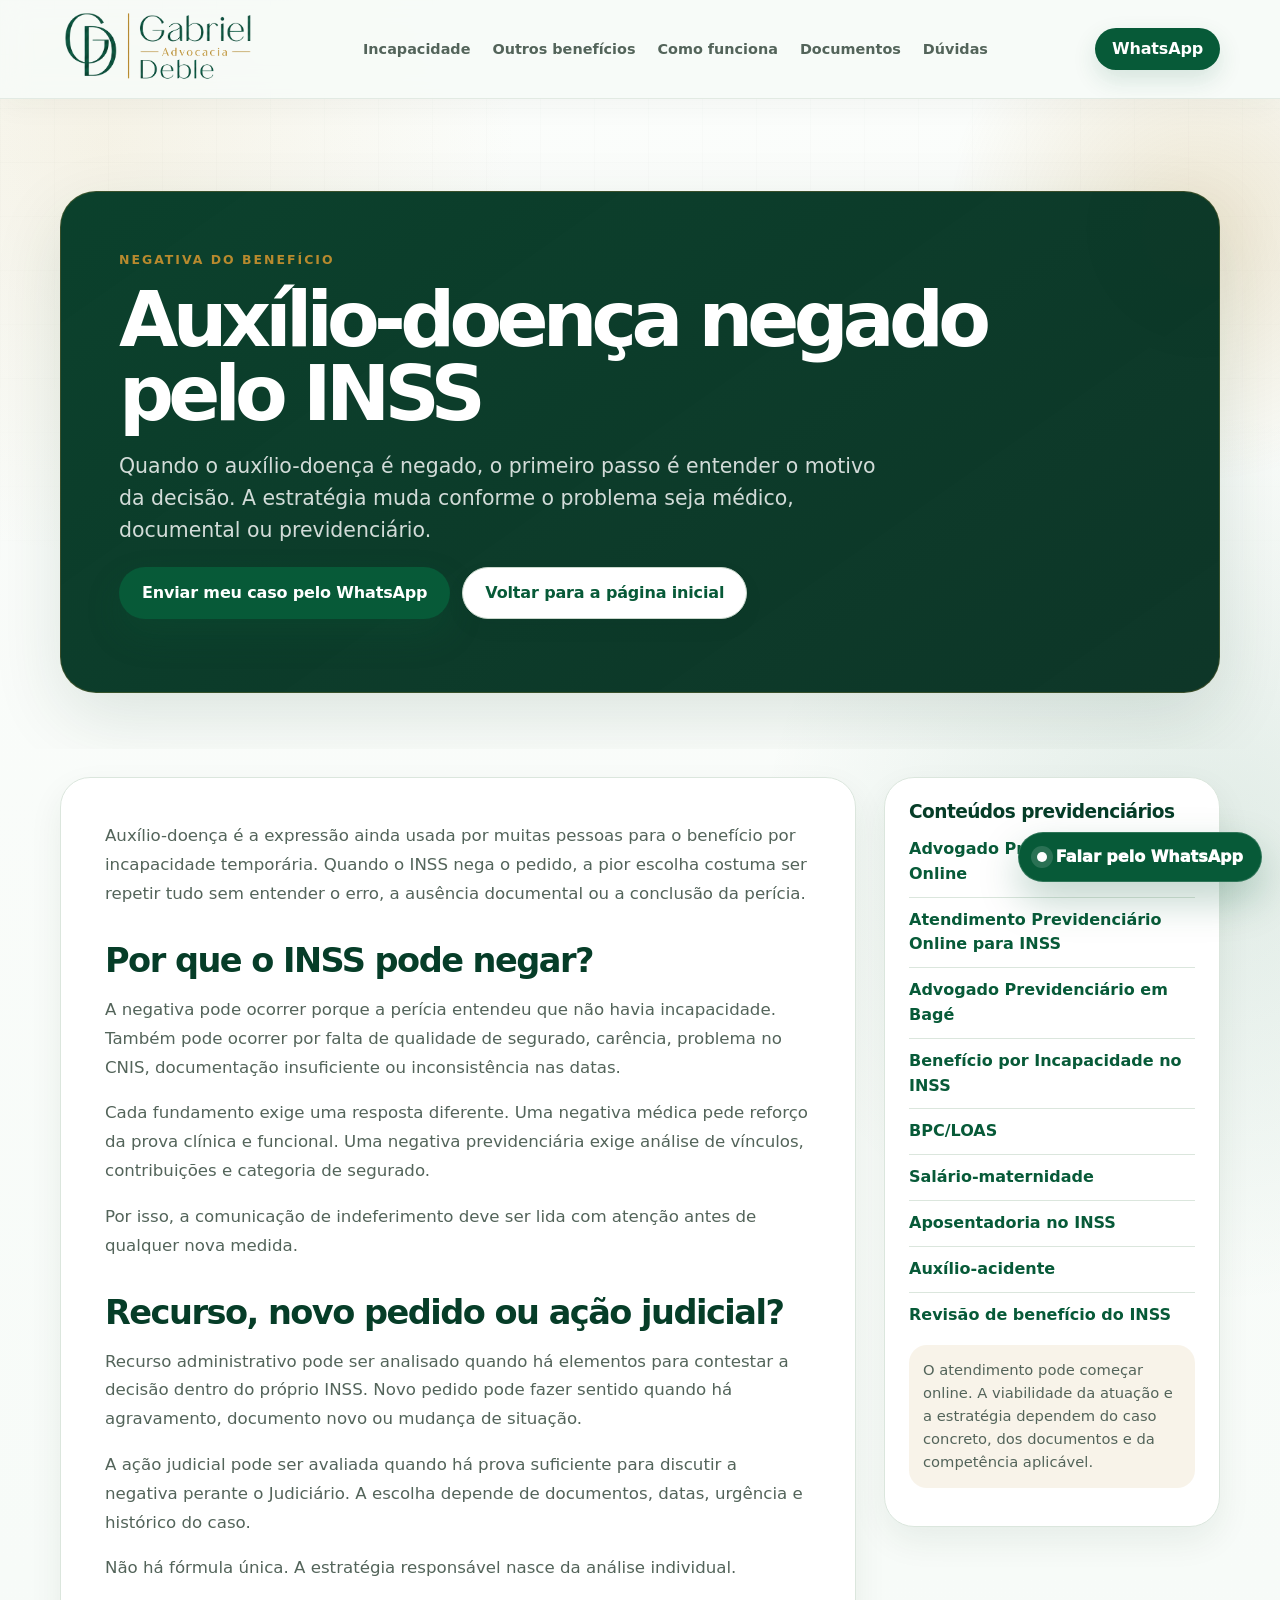
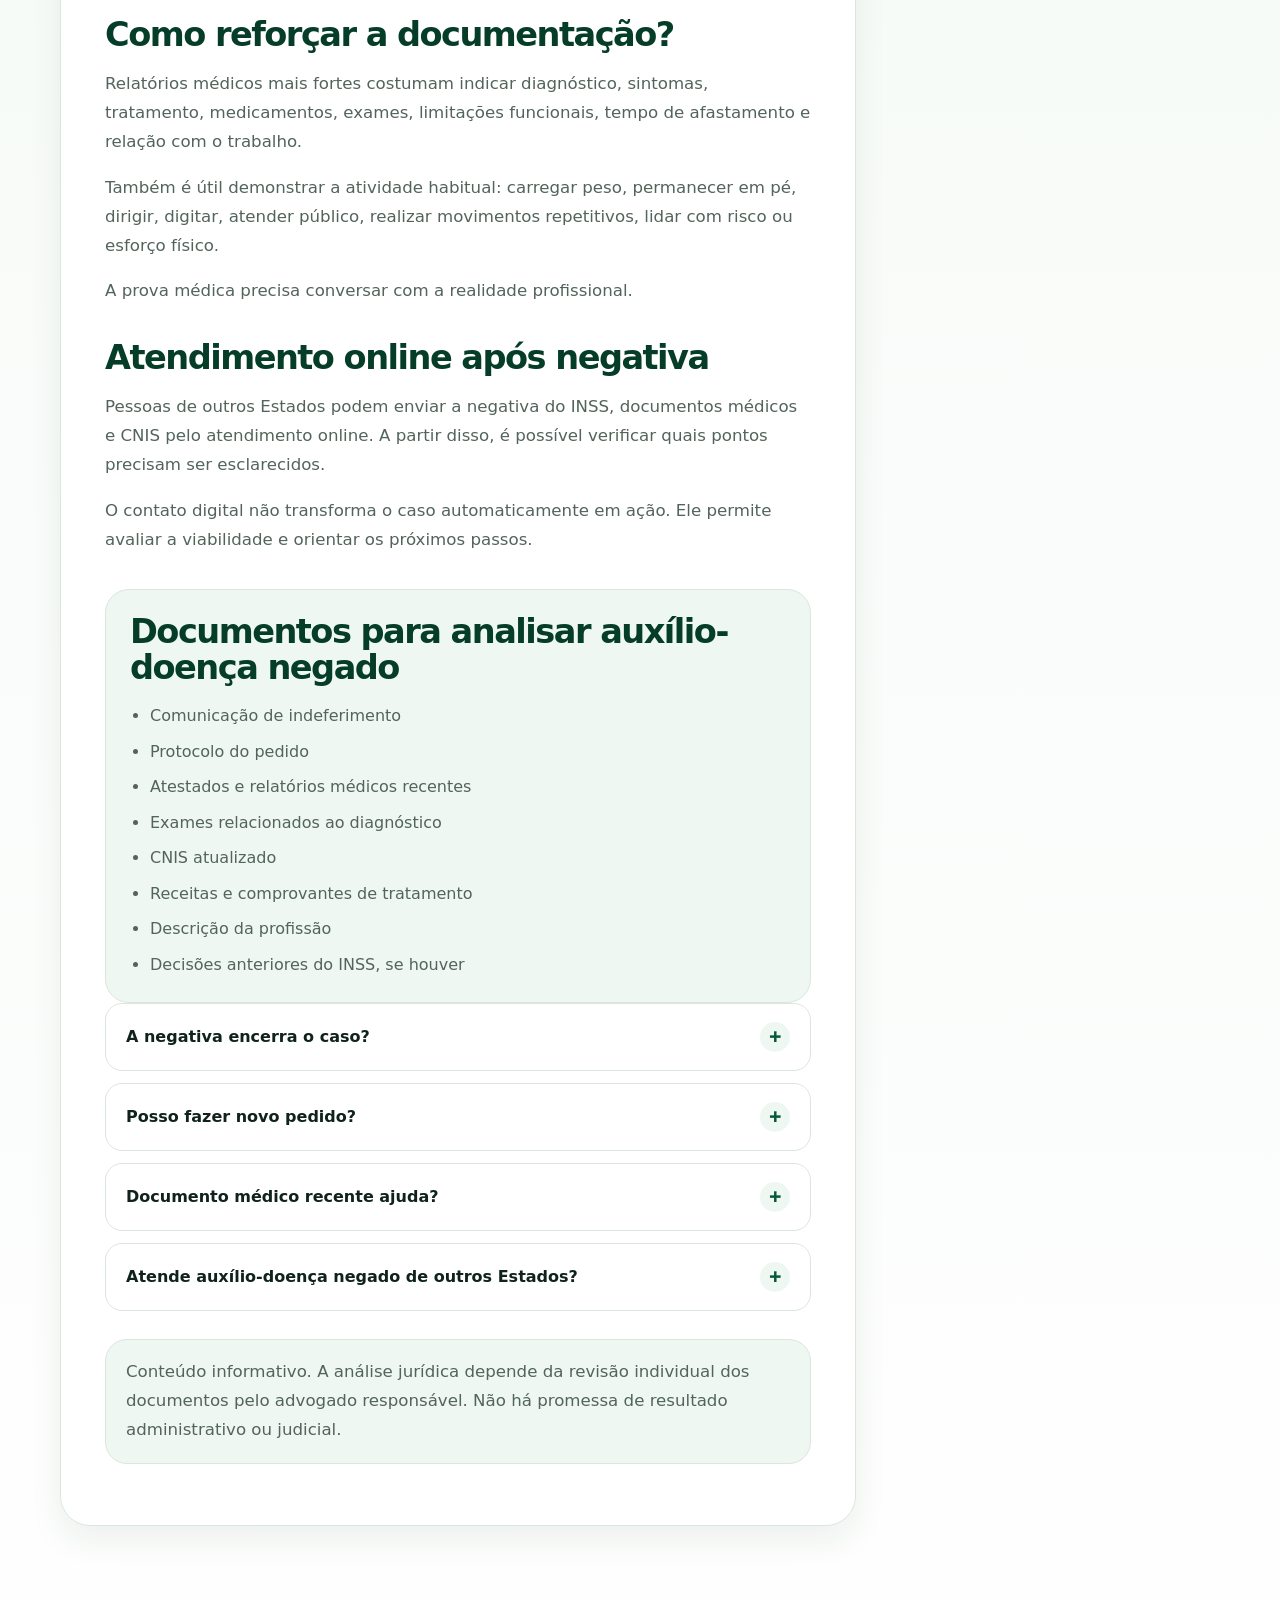
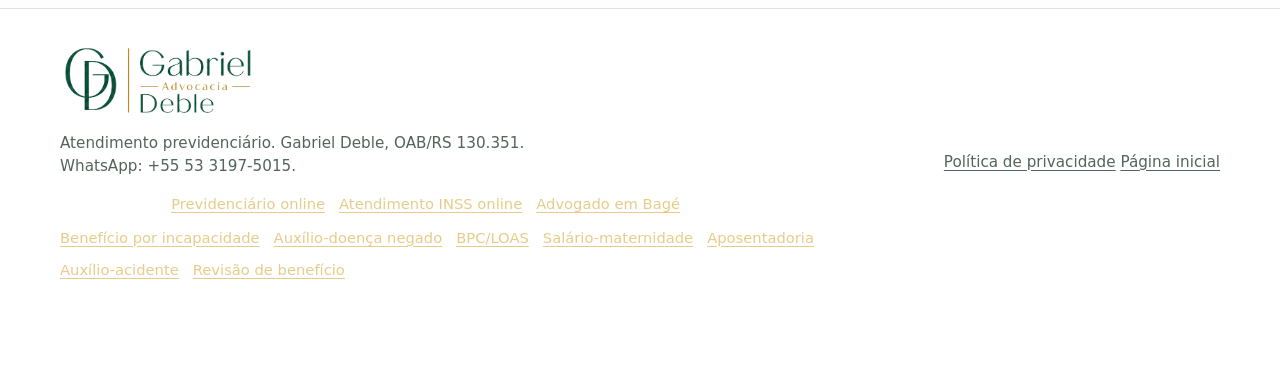
<file: auxilio-doenca-negado/index.html>
<!doctype html>
<html lang="pt-BR">
  <head>
    <meta charset="utf-8" />
    <meta name="viewport" content="width=device-width, initial-scale=1" />
    <title>Auxílio-doença negado pelo INSS | O que verificar</title>
    <meta name="description" content="Auxílio-doença negado pelo INSS: motivo da negativa, documentos médicos, recurso, novo pedido ou ação judicial. Atendimento previdenciário online." />
    <meta name="robots" content="index,follow,max-image-preview:large,max-snippet:-1,max-video-preview:-1" />
    <meta name="theme-color" content="#075a38" />
    <link rel="canonical" href="https://advgabrieldeble.com.br/auxilio-doenca-negado/" />
    <link rel="manifest" href="../site.webmanifest" />
    <link rel="icon" href="../favicon.svg" type="image/svg+xml" />

    <meta property="og:locale" content="pt_BR" />
    <meta property="og:type" content="article" />
    <meta property="og:site_name" content="Gabriel Deble Advocacia" />
    <meta property="og:title" content="Auxílio-doença negado pelo INSS | O que verificar" />
    <meta property="og:description" content="Auxílio-doença negado pelo INSS: motivo da negativa, documentos médicos, recurso, novo pedido ou ação judicial. Atendimento previdenciário online." />
    <meta property="og:url" content="https://advgabrieldeble.com.br/auxilio-doenca-negado/" />
    <meta property="og:image" content="https://advgabrieldeble.com.br/assets/gabriel-deble-og.png" />
    <meta property="og:image:width" content="1200" />
    <meta property="og:image:height" content="630" />

    <meta name="twitter:card" content="summary_large_image" />
    <meta name="twitter:title" content="Auxílio-doença negado pelo INSS | O que verificar" />
    <meta name="twitter:description" content="Auxílio-doença negado pelo INSS: motivo da negativa, documentos médicos, recurso, novo pedido ou ação judicial. Atendimento previdenciário online." />
    <meta name="twitter:image" content="https://advgabrieldeble.com.br/assets/gabriel-deble-og.png" />

    <link rel="stylesheet" href="../styles.css?v=14-premium" />
    <link rel="stylesheet" href="../seo-legal.css?v=151" />

    <script type="application/ld+json">
[
  {
    "@context": "https://schema.org",
    "@type": "LegalService",
    "@id": "https://advgabrieldeble.com.br/#legalservice",
    "name": "Gabriel Deble Advocacia",
    "url": "https://advgabrieldeble.com.br/",
    "logo": "https://advgabrieldeble.com.br/assets/logo-compact.png",
    "image": "https://advgabrieldeble.com.br/assets/gabriel-deble-og.png",
    "description": "Atendimento previdenciário online e presencial, com orientação sobre benefícios do INSS, negativas, revisões e demandas previdenciárias.",
    "telephone": "+555331975015",
    "areaServed": [
      {
        "@type": "Country",
        "name": "Brasil"
      },
      {
        "@type": "State",
        "name": "Rio Grande do Sul"
      },
      {
        "@type": "City",
        "name": "Bagé"
      }
    ],
    "priceRange": "$$",
    "founder": {
      "@type": "Person",
      "name": "Gabriel Deble",
      "jobTitle": "Advogado",
      "identifier": "OAB/RS 130.351"
    }
  },
  {
    "@context": "https://schema.org",
    "@type": "WebSite",
    "@id": "https://advgabrieldeble.com.br/#website",
    "name": "Gabriel Deble Advocacia",
    "url": "https://advgabrieldeble.com.br/",
    "publisher": {
      "@id": "https://advgabrieldeble.com.br/#legalservice"
    },
    "inLanguage": "pt-BR"
  },
  {
    "@context": "https://schema.org",
    "@type": "WebPage",
    "@id": "https://advgabrieldeble.com.br/auxilio-doenca-negado/#webpage",
    "url": "https://advgabrieldeble.com.br/auxilio-doenca-negado/",
    "name": "Auxílio-doença negado pelo INSS | O que verificar",
    "description": "Auxílio-doença negado pelo INSS: motivo da negativa, documentos médicos, recurso, novo pedido ou ação judicial. Atendimento previdenciário online.",
    "isPartOf": {
      "@id": "https://advgabrieldeble.com.br/#website"
    },
    "about": {
      "@id": "https://advgabrieldeble.com.br/#legalservice"
    },
    "inLanguage": "pt-BR",
    "dateModified": "2026-08-01"
  },
  {
    "@context": "https://schema.org",
    "@type": "BreadcrumbList",
    "itemListElement": [
      {
        "@type": "ListItem",
        "position": 1,
        "name": "Início",
        "item": "https://advgabrieldeble.com.br/"
      },
      {
        "@type": "ListItem",
        "position": 2,
        "name": "Auxílio-doença negado pelo INSS",
        "item": "https://advgabrieldeble.com.br/auxilio-doenca-negado/"
      }
    ]
  },
  {
    "@context": "https://schema.org",
    "@type": "FAQPage",
    "mainEntity": [
      {
        "@type": "Question",
        "name": "A negativa encerra o caso?",
        "acceptedAnswer": {
          "@type": "Answer",
          "text": "Não necessariamente. Ela precisa ser analisada para verificar se há caminho administrativo ou judicial possível."
        }
      },
      {
        "@type": "Question",
        "name": "Posso fazer novo pedido?",
        "acceptedAnswer": {
          "@type": "Answer",
          "text": "Pode ser possível, mas é importante entender antes por que o pedido anterior foi negado."
        }
      },
      {
        "@type": "Question",
        "name": "Documento médico recente ajuda?",
        "acceptedAnswer": {
          "@type": "Answer",
          "text": "Pode ajudar, especialmente quando descreve limitações funcionais e relação com a atividade exercida."
        }
      },
      {
        "@type": "Question",
        "name": "Atende auxílio-doença negado de outros Estados?",
        "acceptedAnswer": {
          "@type": "Answer",
          "text": "O contato pode ser iniciado online por pessoas de outros Estados, com análise da viabilidade conforme o caso."
        }
      }
    ]
  }
]
    </script>
    <script src="../script.js?v=14-premium" defer></script>
  </head>
  <body>
    <a class="skip-link" href="#conteudo">Pular para o conteúdo</a>

    <header class="topbar" aria-label="Topo da página">
      <div class="container topbar__inner">
        <a class="brand" href="../" aria-label="Gabriel Deble Advocacia — início">
          <img class="brand__logo" src="../assets/logo-compact.png" alt="Gabriel Deble Advocacia" />
        </a>

        <nav class="nav" aria-label="Navegação principal">
          <a href="../#situacoes">Incapacidade</a>
          <a href="../#outras-demandas">Outros benefícios</a>
          <a href="../#como-funciona">Como funciona</a>
          <a href="../#documentos">Documentos</a>
          <a href="../#duvidas">Dúvidas</a>
        </nav>

        <a class="button button--small" href="#" data-whatsapp="incapacidade" target="_blank" rel="noopener noreferrer">
          WhatsApp
        </a>
      </div>
    </header>

    <main id="conteudo">
      <section class="legal-hero">
        <div class="container">
          <div class="legal-hero__card">
            <p class="eyebrow">Negativa do benefício</p>
            <h1>Auxílio-doença negado pelo INSS</h1>
            <p class="legal-hero__lead">Quando o auxílio-doença é negado, o primeiro passo é entender o motivo da decisão. A estratégia muda conforme o problema seja médico, documental ou previdenciário.</p>
            <div class="hero__actions">
              <a class="button button--primary" href="#" data-whatsapp="incapacidade" target="_blank" rel="noopener noreferrer">
                Enviar meu caso pelo WhatsApp
              </a>
              <a class="button button--secondary" href="../">Voltar para a página inicial</a>
            </div>
          </div>
        </div>
      </section>

      <section class="legal-content">
        <div class="container legal-grid">
          <article class="legal-article">
            <p class="legal-intro">Auxílio-doença é a expressão ainda usada por muitas pessoas para o benefício por incapacidade temporária. Quando o INSS nega o pedido, a pior escolha costuma ser repetir tudo sem entender o erro, a ausência documental ou a conclusão da perícia.</p>

              <section>
                <h2>Por que o INSS pode negar?</h2>
                <p>A negativa pode ocorrer porque a perícia entendeu que não havia incapacidade. Também pode ocorrer por falta de qualidade de segurado, carência, problema no CNIS, documentação insuficiente ou inconsistência nas datas.</p>
                <p>Cada fundamento exige uma resposta diferente. Uma negativa médica pede reforço da prova clínica e funcional. Uma negativa previdenciária exige análise de vínculos, contribuições e categoria de segurado.</p>
                <p>Por isso, a comunicação de indeferimento deve ser lida com atenção antes de qualquer nova medida.</p>
              </section>
              <section>
                <h2>Recurso, novo pedido ou ação judicial?</h2>
                <p>Recurso administrativo pode ser analisado quando há elementos para contestar a decisão dentro do próprio INSS. Novo pedido pode fazer sentido quando há agravamento, documento novo ou mudança de situação.</p>
                <p>A ação judicial pode ser avaliada quando há prova suficiente para discutir a negativa perante o Judiciário. A escolha depende de documentos, datas, urgência e histórico do caso.</p>
                <p>Não há fórmula única. A estratégia responsável nasce da análise individual.</p>
              </section>
              <section>
                <h2>Como reforçar a documentação?</h2>
                <p>Relatórios médicos mais fortes costumam indicar diagnóstico, sintomas, tratamento, medicamentos, exames, limitações funcionais, tempo de afastamento e relação com o trabalho.</p>
                <p>Também é útil demonstrar a atividade habitual: carregar peso, permanecer em pé, dirigir, digitar, atender público, realizar movimentos repetitivos, lidar com risco ou esforço físico.</p>
                <p>A prova médica precisa conversar com a realidade profissional.</p>
              </section>
              <section>
                <h2>Atendimento online após negativa</h2>
                <p>Pessoas de outros Estados podem enviar a negativa do INSS, documentos médicos e CNIS pelo atendimento online. A partir disso, é possível verificar quais pontos precisam ser esclarecidos.</p>
                <p>O contato digital não transforma o caso automaticamente em ação. Ele permite avaliar a viabilidade e orientar os próximos passos.</p>
              </section>

            <section class="legal-checklist">
              <h2>Documentos para analisar auxílio-doença negado</h2>
              <ul>
                <li>Comunicação de indeferimento</li>
                <li>Protocolo do pedido</li>
                <li>Atestados e relatórios médicos recentes</li>
                <li>Exames relacionados ao diagnóstico</li>
                <li>CNIS atualizado</li>
                <li>Receitas e comprovantes de tratamento</li>
                <li>Descrição da profissão</li>
                <li>Decisões anteriores do INSS, se houver</li>
              </ul>
            </section>

            <div class="faq" aria-label="Dúvidas relacionadas">
              <details>
                <summary>A negativa encerra o caso?</summary>
                <p>Não necessariamente. Ela precisa ser analisada para verificar se há caminho administrativo ou judicial possível.</p>
              </details>
              <details>
                <summary>Posso fazer novo pedido?</summary>
                <p>Pode ser possível, mas é importante entender antes por que o pedido anterior foi negado.</p>
              </details>
              <details>
                <summary>Documento médico recente ajuda?</summary>
                <p>Pode ajudar, especialmente quando descreve limitações funcionais e relação com a atividade exercida.</p>
              </details>
              <details>
                <summary>Atende auxílio-doença negado de outros Estados?</summary>
                <p>O contato pode ser iniciado online por pessoas de outros Estados, com análise da viabilidade conforme o caso.</p>
              </details>
            </div>

            <p class="legal-note">
              Conteúdo informativo. A análise jurídica depende da revisão individual dos documentos pelo advogado responsável.
              Não há promessa de resultado administrativo ou judicial.
            </p>
          </article>

          <aside class="legal-aside" aria-label="Conteúdos previdenciários relacionados">
            <h2>Conteúdos previdenciários</h2>
            <ul>
                <li><a href="../advogado-previdenciario-online/">Advogado Previdenciário Online</a></li>
                <li><a href="../atendimento-previdenciario-inss-online/">Atendimento Previdenciário Online para INSS</a></li>
                <li><a href="../advogado-previdenciario-bage/">Advogado Previdenciário em Bagé</a></li>
                <li><a href="../beneficio-por-incapacidade-inss/">Benefício por Incapacidade no INSS</a></li>
                <li><a href="../bpc-loas/">BPC/LOAS</a></li>
                <li><a href="../salario-maternidade/">Salário-maternidade</a></li>
                <li><a href="../aposentadoria-inss/">Aposentadoria no INSS</a></li>
                <li><a href="../auxilio-acidente/">Auxílio-acidente</a></li>
                <li><a href="../revisao-de-beneficio-inss/">Revisão de benefício do INSS</a></li>
            </ul>
            <p class="aside-note">
              O atendimento pode começar online. A viabilidade da atuação e a estratégia dependem do caso concreto, dos documentos e da competência aplicável.
            </p>
          </aside>
        </div>
      </section>
    </main>

    <footer class="footer">
      <div class="container footer__grid">
        <div>
          <img class="footer__logo" src="../assets/logo-compact.png" alt="Gabriel Deble Advocacia" />
          <p>
            Atendimento previdenciário. Gabriel Deble, OAB/RS 130.351.
            <br />
            WhatsApp: +55 53 3197-5015.
          </p>
          <nav class="footer__seo-links" aria-label="Conteúdos previdenciários">
            <span>Conteúdos:</span>
            <a href="../advogado-previdenciario-online/">Previdenciário online</a>
            <a href="../atendimento-previdenciario-inss-online/">Atendimento INSS online</a>
            <a href="../advogado-previdenciario-bage/">Advogado em Bagé</a>
            <a href="../beneficio-por-incapacidade-inss/">Benefício por incapacidade</a>
            <a href="../auxilio-doenca-negado/">Auxílio-doença negado</a>
            <a href="../bpc-loas/">BPC/LOAS</a>
            <a href="../salario-maternidade/">Salário-maternidade</a>
            <a href="../aposentadoria-inss/">Aposentadoria</a>
            <a href="../auxilio-acidente/">Auxílio-acidente</a>
            <a href="../revisao-de-beneficio-inss/">Revisão de benefício</a>
          </nav>
        </div>
        <div class="footer__links">
          <a href="../privacidade/">Política de privacidade</a>
          <a href="../">Página inicial</a>
        </div>
      </div>
    </footer>

    <a class="whatsapp-float" href="#" data-whatsapp="incapacidade" target="_blank" rel="noopener noreferrer" aria-label="Falar pelo WhatsApp">
      Falar pelo WhatsApp
    </a>
  </body>
</html>
</file>
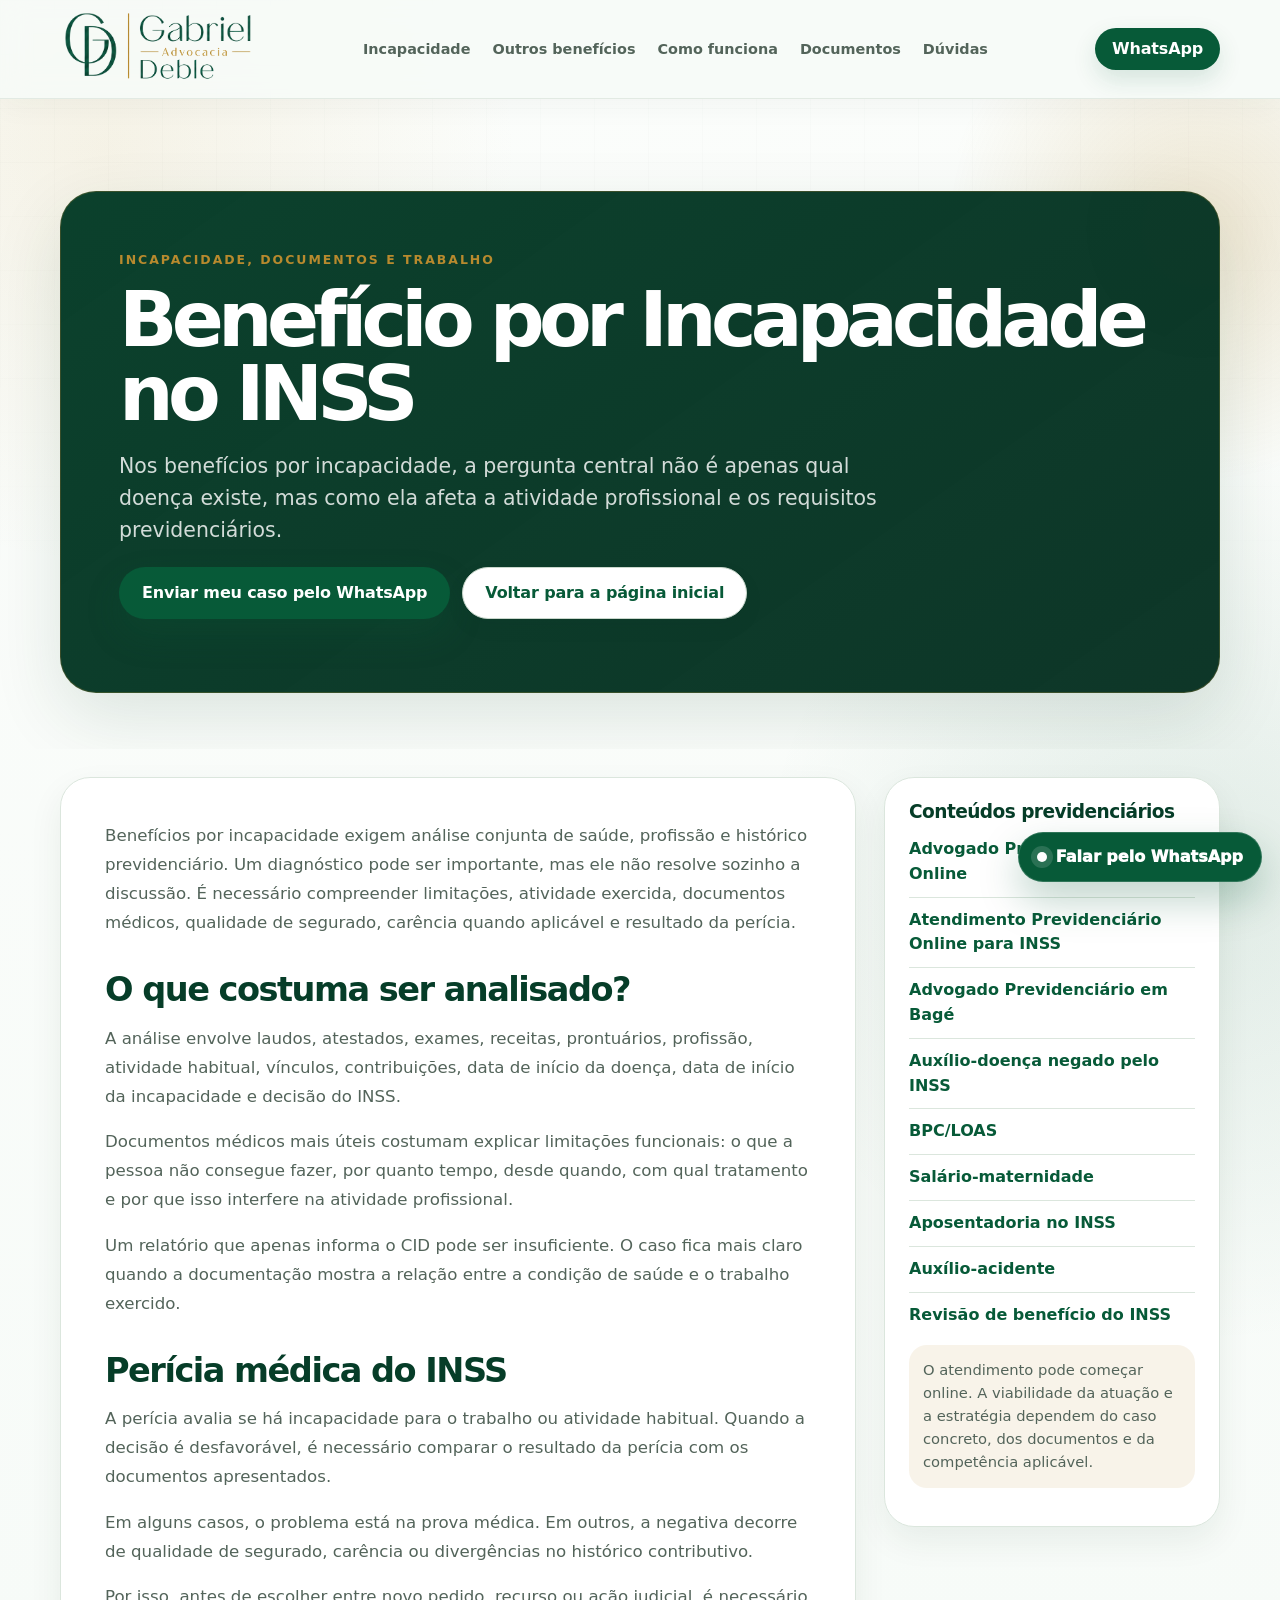
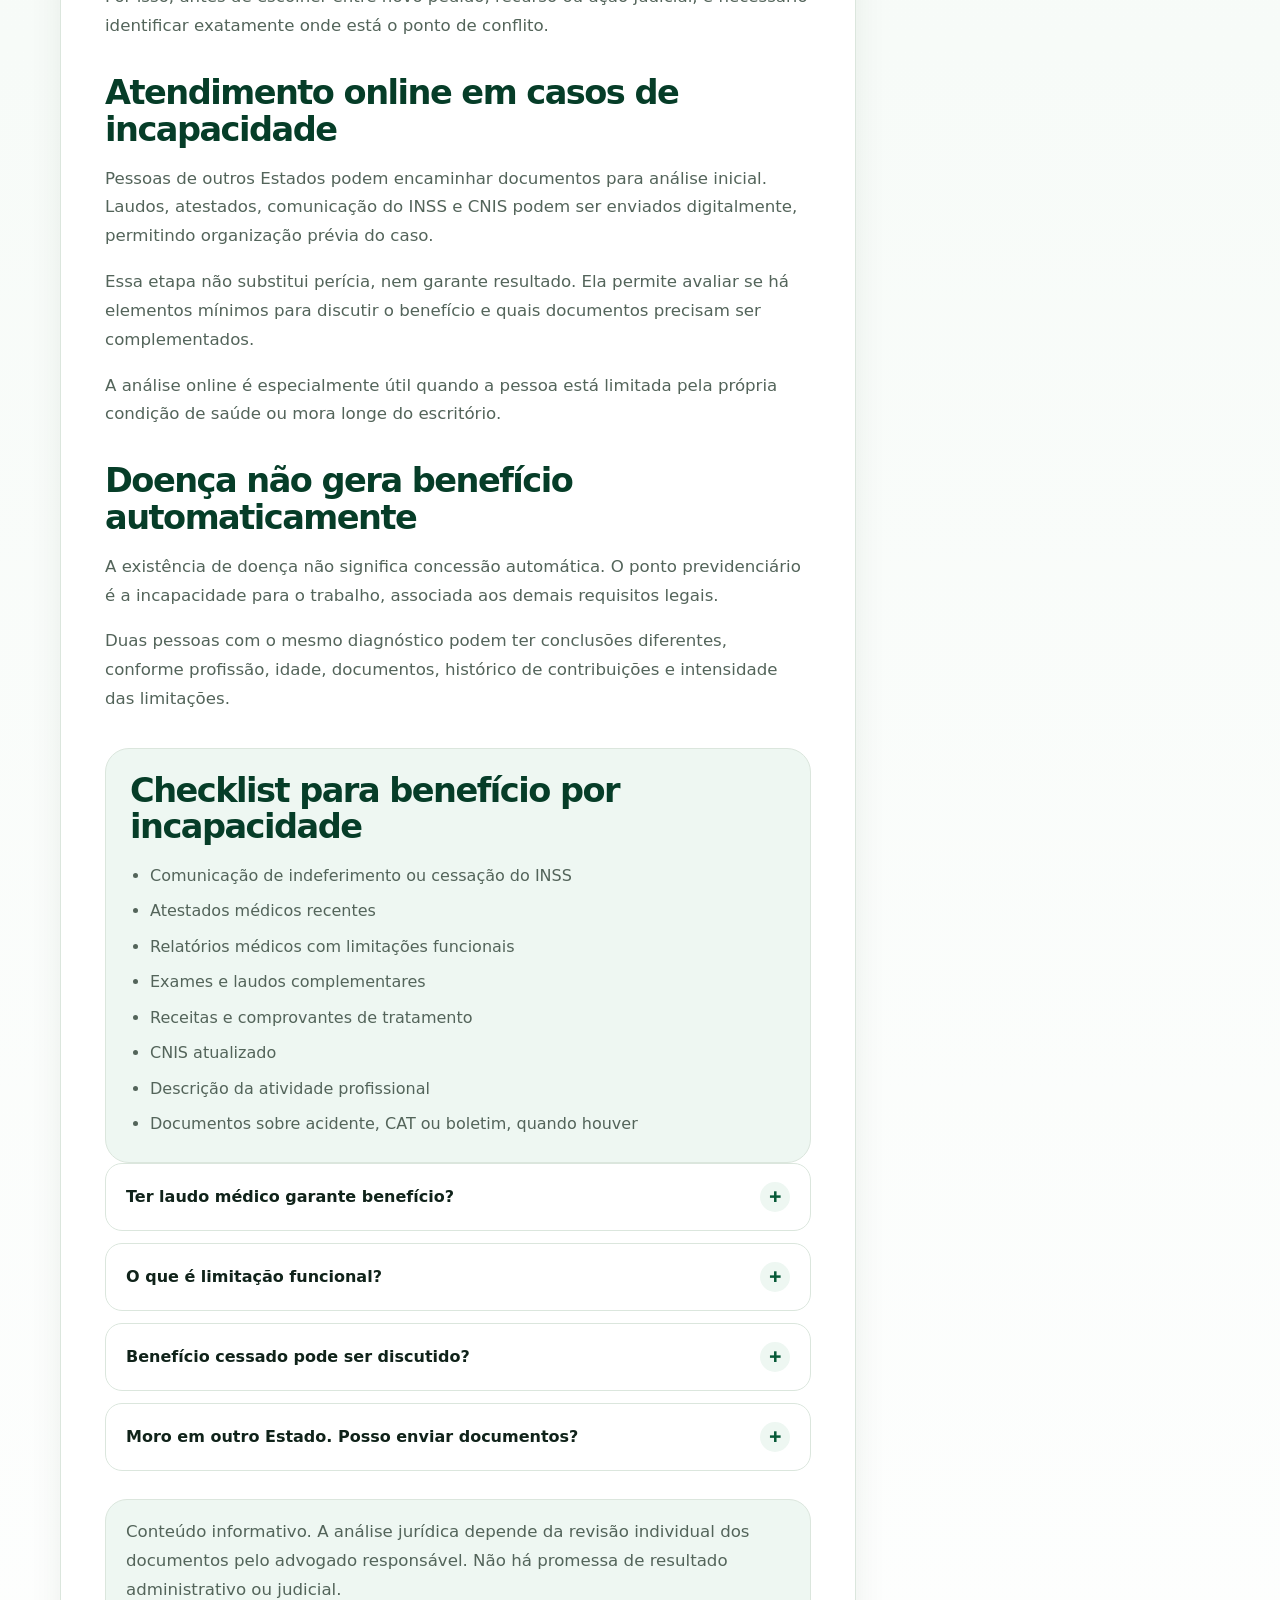
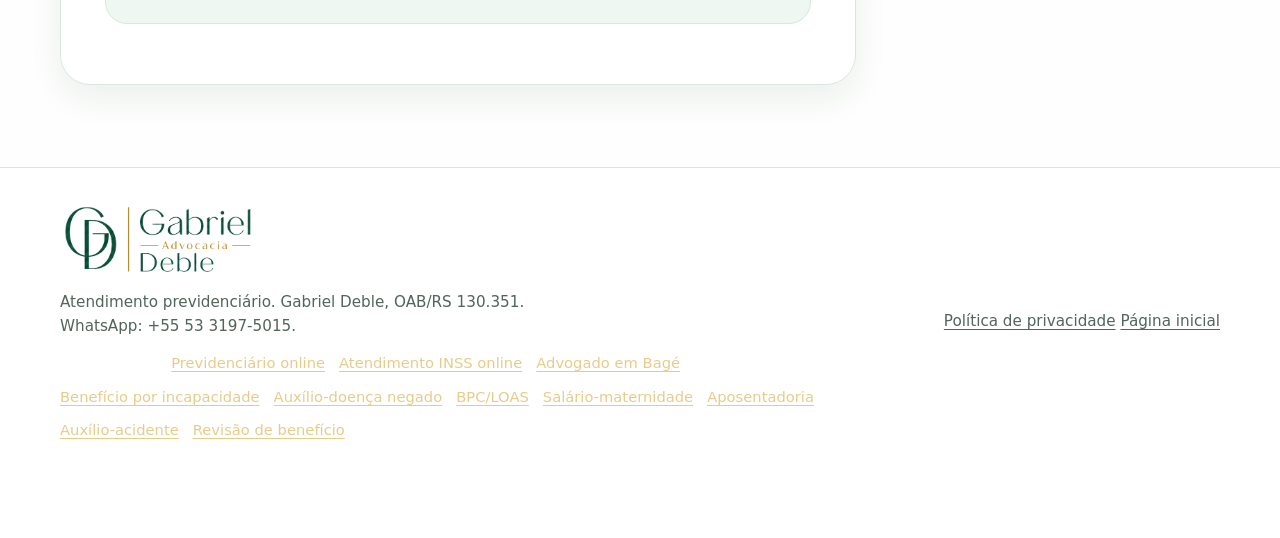
<file: beneficio-por-incapacidade-inss/index.html>
<!doctype html>
<html lang="pt-BR">
  <head>
    <meta charset="utf-8" />
    <meta name="viewport" content="width=device-width, initial-scale=1" />
    <title>Benefício por Incapacidade no INSS | Documentos e perícia</title>
    <meta name="description" content="Benefício por incapacidade no INSS: documentos médicos, perícia, negativa, cessação, qualidade de segurado e análise online do caso." />
    <meta name="robots" content="index,follow,max-image-preview:large,max-snippet:-1,max-video-preview:-1" />
    <meta name="theme-color" content="#075a38" />
    <link rel="canonical" href="https://advgabrieldeble.com.br/beneficio-por-incapacidade-inss/" />
    <link rel="manifest" href="../site.webmanifest" />
    <link rel="icon" href="../favicon.svg" type="image/svg+xml" />

    <meta property="og:locale" content="pt_BR" />
    <meta property="og:type" content="article" />
    <meta property="og:site_name" content="Gabriel Deble Advocacia" />
    <meta property="og:title" content="Benefício por Incapacidade no INSS | Documentos e perícia" />
    <meta property="og:description" content="Benefício por incapacidade no INSS: documentos médicos, perícia, negativa, cessação, qualidade de segurado e análise online do caso." />
    <meta property="og:url" content="https://advgabrieldeble.com.br/beneficio-por-incapacidade-inss/" />
    <meta property="og:image" content="https://advgabrieldeble.com.br/assets/gabriel-deble-og.png" />
    <meta property="og:image:width" content="1200" />
    <meta property="og:image:height" content="630" />

    <meta name="twitter:card" content="summary_large_image" />
    <meta name="twitter:title" content="Benefício por Incapacidade no INSS | Documentos e perícia" />
    <meta name="twitter:description" content="Benefício por incapacidade no INSS: documentos médicos, perícia, negativa, cessação, qualidade de segurado e análise online do caso." />
    <meta name="twitter:image" content="https://advgabrieldeble.com.br/assets/gabriel-deble-og.png" />

    <link rel="stylesheet" href="../styles.css?v=14-premium" />
    <link rel="stylesheet" href="../seo-legal.css?v=151" />

    <script type="application/ld+json">
[
  {
    "@context": "https://schema.org",
    "@type": "LegalService",
    "@id": "https://advgabrieldeble.com.br/#legalservice",
    "name": "Gabriel Deble Advocacia",
    "url": "https://advgabrieldeble.com.br/",
    "logo": "https://advgabrieldeble.com.br/assets/logo-compact.png",
    "image": "https://advgabrieldeble.com.br/assets/gabriel-deble-og.png",
    "description": "Atendimento previdenciário online e presencial, com orientação sobre benefícios do INSS, negativas, revisões e demandas previdenciárias.",
    "telephone": "+555331975015",
    "areaServed": [
      {
        "@type": "Country",
        "name": "Brasil"
      },
      {
        "@type": "State",
        "name": "Rio Grande do Sul"
      },
      {
        "@type": "City",
        "name": "Bagé"
      }
    ],
    "priceRange": "$$",
    "founder": {
      "@type": "Person",
      "name": "Gabriel Deble",
      "jobTitle": "Advogado",
      "identifier": "OAB/RS 130.351"
    }
  },
  {
    "@context": "https://schema.org",
    "@type": "WebSite",
    "@id": "https://advgabrieldeble.com.br/#website",
    "name": "Gabriel Deble Advocacia",
    "url": "https://advgabrieldeble.com.br/",
    "publisher": {
      "@id": "https://advgabrieldeble.com.br/#legalservice"
    },
    "inLanguage": "pt-BR"
  },
  {
    "@context": "https://schema.org",
    "@type": "WebPage",
    "@id": "https://advgabrieldeble.com.br/beneficio-por-incapacidade-inss/#webpage",
    "url": "https://advgabrieldeble.com.br/beneficio-por-incapacidade-inss/",
    "name": "Benefício por Incapacidade no INSS | Documentos e perícia",
    "description": "Benefício por incapacidade no INSS: documentos médicos, perícia, negativa, cessação, qualidade de segurado e análise online do caso.",
    "isPartOf": {
      "@id": "https://advgabrieldeble.com.br/#website"
    },
    "about": {
      "@id": "https://advgabrieldeble.com.br/#legalservice"
    },
    "inLanguage": "pt-BR",
    "dateModified": "2026-08-01"
  },
  {
    "@context": "https://schema.org",
    "@type": "BreadcrumbList",
    "itemListElement": [
      {
        "@type": "ListItem",
        "position": 1,
        "name": "Início",
        "item": "https://advgabrieldeble.com.br/"
      },
      {
        "@type": "ListItem",
        "position": 2,
        "name": "Benefício por Incapacidade no INSS",
        "item": "https://advgabrieldeble.com.br/beneficio-por-incapacidade-inss/"
      }
    ]
  },
  {
    "@context": "https://schema.org",
    "@type": "FAQPage",
    "mainEntity": [
      {
        "@type": "Question",
        "name": "Ter laudo médico garante benefício?",
        "acceptedAnswer": {
          "@type": "Answer",
          "text": "Não. O laudo é importante, mas a análise também envolve incapacidade, atividade habitual, qualidade de segurado, carência quando aplicável e demais requisitos."
        }
      },
      {
        "@type": "Question",
        "name": "O que é limitação funcional?",
        "acceptedAnswer": {
          "@type": "Answer",
          "text": "É a descrição prática do que a pessoa não consegue fazer ou faz com dificuldade por causa da condição de saúde."
        }
      },
      {
        "@type": "Question",
        "name": "Benefício cessado pode ser discutido?",
        "acceptedAnswer": {
          "@type": "Answer",
          "text": "Pode ser analisado, especialmente quando há documentos que indiquem manutenção da incapacidade."
        }
      },
      {
        "@type": "Question",
        "name": "Moro em outro Estado. Posso enviar documentos?",
        "acceptedAnswer": {
          "@type": "Answer",
          "text": "Pode iniciar contato online e encaminhar documentos para avaliação da viabilidade do caso."
        }
      }
    ]
  }
]
    </script>
    <script src="../script.js?v=14-premium" defer></script>
  </head>
  <body>
    <a class="skip-link" href="#conteudo">Pular para o conteúdo</a>

    <header class="topbar" aria-label="Topo da página">
      <div class="container topbar__inner">
        <a class="brand" href="../" aria-label="Gabriel Deble Advocacia — início">
          <img class="brand__logo" src="../assets/logo-compact.png" alt="Gabriel Deble Advocacia" />
        </a>

        <nav class="nav" aria-label="Navegação principal">
          <a href="../#situacoes">Incapacidade</a>
          <a href="../#outras-demandas">Outros benefícios</a>
          <a href="../#como-funciona">Como funciona</a>
          <a href="../#documentos">Documentos</a>
          <a href="../#duvidas">Dúvidas</a>
        </nav>

        <a class="button button--small" href="#" data-whatsapp="incapacidade" target="_blank" rel="noopener noreferrer">
          WhatsApp
        </a>
      </div>
    </header>

    <main id="conteudo">
      <section class="legal-hero">
        <div class="container">
          <div class="legal-hero__card">
            <p class="eyebrow">Incapacidade, documentos e trabalho</p>
            <h1>Benefício por Incapacidade no INSS</h1>
            <p class="legal-hero__lead">Nos benefícios por incapacidade, a pergunta central não é apenas qual doença existe, mas como ela afeta a atividade profissional e os requisitos previdenciários.</p>
            <div class="hero__actions">
              <a class="button button--primary" href="#" data-whatsapp="incapacidade" target="_blank" rel="noopener noreferrer">
                Enviar meu caso pelo WhatsApp
              </a>
              <a class="button button--secondary" href="../">Voltar para a página inicial</a>
            </div>
          </div>
        </div>
      </section>

      <section class="legal-content">
        <div class="container legal-grid">
          <article class="legal-article">
            <p class="legal-intro">Benefícios por incapacidade exigem análise conjunta de saúde, profissão e histórico previdenciário. Um diagnóstico pode ser importante, mas ele não resolve sozinho a discussão. É necessário compreender limitações, atividade exercida, documentos médicos, qualidade de segurado, carência quando aplicável e resultado da perícia.</p>

              <section>
                <h2>O que costuma ser analisado?</h2>
                <p>A análise envolve laudos, atestados, exames, receitas, prontuários, profissão, atividade habitual, vínculos, contribuições, data de início da doença, data de início da incapacidade e decisão do INSS.</p>
                <p>Documentos médicos mais úteis costumam explicar limitações funcionais: o que a pessoa não consegue fazer, por quanto tempo, desde quando, com qual tratamento e por que isso interfere na atividade profissional.</p>
                <p>Um relatório que apenas informa o CID pode ser insuficiente. O caso fica mais claro quando a documentação mostra a relação entre a condição de saúde e o trabalho exercido.</p>
              </section>
              <section>
                <h2>Perícia médica do INSS</h2>
                <p>A perícia avalia se há incapacidade para o trabalho ou atividade habitual. Quando a decisão é desfavorável, é necessário comparar o resultado da perícia com os documentos apresentados.</p>
                <p>Em alguns casos, o problema está na prova médica. Em outros, a negativa decorre de qualidade de segurado, carência ou divergências no histórico contributivo.</p>
                <p>Por isso, antes de escolher entre novo pedido, recurso ou ação judicial, é necessário identificar exatamente onde está o ponto de conflito.</p>
              </section>
              <section>
                <h2>Atendimento online em casos de incapacidade</h2>
                <p>Pessoas de outros Estados podem encaminhar documentos para análise inicial. Laudos, atestados, comunicação do INSS e CNIS podem ser enviados digitalmente, permitindo organização prévia do caso.</p>
                <p>Essa etapa não substitui perícia, nem garante resultado. Ela permite avaliar se há elementos mínimos para discutir o benefício e quais documentos precisam ser complementados.</p>
                <p>A análise online é especialmente útil quando a pessoa está limitada pela própria condição de saúde ou mora longe do escritório.</p>
              </section>
              <section>
                <h2>Doença não gera benefício automaticamente</h2>
                <p>A existência de doença não significa concessão automática. O ponto previdenciário é a incapacidade para o trabalho, associada aos demais requisitos legais.</p>
                <p>Duas pessoas com o mesmo diagnóstico podem ter conclusões diferentes, conforme profissão, idade, documentos, histórico de contribuições e intensidade das limitações.</p>
              </section>

            <section class="legal-checklist">
              <h2>Checklist para benefício por incapacidade</h2>
              <ul>
                <li>Comunicação de indeferimento ou cessação do INSS</li>
                <li>Atestados médicos recentes</li>
                <li>Relatórios médicos com limitações funcionais</li>
                <li>Exames e laudos complementares</li>
                <li>Receitas e comprovantes de tratamento</li>
                <li>CNIS atualizado</li>
                <li>Descrição da atividade profissional</li>
                <li>Documentos sobre acidente, CAT ou boletim, quando houver</li>
              </ul>
            </section>

            <div class="faq" aria-label="Dúvidas relacionadas">
              <details>
                <summary>Ter laudo médico garante benefício?</summary>
                <p>Não. O laudo é importante, mas a análise também envolve incapacidade, atividade habitual, qualidade de segurado, carência quando aplicável e demais requisitos.</p>
              </details>
              <details>
                <summary>O que é limitação funcional?</summary>
                <p>É a descrição prática do que a pessoa não consegue fazer ou faz com dificuldade por causa da condição de saúde.</p>
              </details>
              <details>
                <summary>Benefício cessado pode ser discutido?</summary>
                <p>Pode ser analisado, especialmente quando há documentos que indiquem manutenção da incapacidade.</p>
              </details>
              <details>
                <summary>Moro em outro Estado. Posso enviar documentos?</summary>
                <p>Pode iniciar contato online e encaminhar documentos para avaliação da viabilidade do caso.</p>
              </details>
            </div>

            <p class="legal-note">
              Conteúdo informativo. A análise jurídica depende da revisão individual dos documentos pelo advogado responsável.
              Não há promessa de resultado administrativo ou judicial.
            </p>
          </article>

          <aside class="legal-aside" aria-label="Conteúdos previdenciários relacionados">
            <h2>Conteúdos previdenciários</h2>
            <ul>
                <li><a href="../advogado-previdenciario-online/">Advogado Previdenciário Online</a></li>
                <li><a href="../atendimento-previdenciario-inss-online/">Atendimento Previdenciário Online para INSS</a></li>
                <li><a href="../advogado-previdenciario-bage/">Advogado Previdenciário em Bagé</a></li>
                <li><a href="../auxilio-doenca-negado/">Auxílio-doença negado pelo INSS</a></li>
                <li><a href="../bpc-loas/">BPC/LOAS</a></li>
                <li><a href="../salario-maternidade/">Salário-maternidade</a></li>
                <li><a href="../aposentadoria-inss/">Aposentadoria no INSS</a></li>
                <li><a href="../auxilio-acidente/">Auxílio-acidente</a></li>
                <li><a href="../revisao-de-beneficio-inss/">Revisão de benefício do INSS</a></li>
            </ul>
            <p class="aside-note">
              O atendimento pode começar online. A viabilidade da atuação e a estratégia dependem do caso concreto, dos documentos e da competência aplicável.
            </p>
          </aside>
        </div>
      </section>
    </main>

    <footer class="footer">
      <div class="container footer__grid">
        <div>
          <img class="footer__logo" src="../assets/logo-compact.png" alt="Gabriel Deble Advocacia" />
          <p>
            Atendimento previdenciário. Gabriel Deble, OAB/RS 130.351.
            <br />
            WhatsApp: +55 53 3197-5015.
          </p>
          <nav class="footer__seo-links" aria-label="Conteúdos previdenciários">
            <span>Conteúdos:</span>
            <a href="../advogado-previdenciario-online/">Previdenciário online</a>
            <a href="../atendimento-previdenciario-inss-online/">Atendimento INSS online</a>
            <a href="../advogado-previdenciario-bage/">Advogado em Bagé</a>
            <a href="../beneficio-por-incapacidade-inss/">Benefício por incapacidade</a>
            <a href="../auxilio-doenca-negado/">Auxílio-doença negado</a>
            <a href="../bpc-loas/">BPC/LOAS</a>
            <a href="../salario-maternidade/">Salário-maternidade</a>
            <a href="../aposentadoria-inss/">Aposentadoria</a>
            <a href="../auxilio-acidente/">Auxílio-acidente</a>
            <a href="../revisao-de-beneficio-inss/">Revisão de benefício</a>
          </nav>
        </div>
        <div class="footer__links">
          <a href="../privacidade/">Política de privacidade</a>
          <a href="../">Página inicial</a>
        </div>
      </div>
    </footer>

    <a class="whatsapp-float" href="#" data-whatsapp="incapacidade" target="_blank" rel="noopener noreferrer" aria-label="Falar pelo WhatsApp">
      Falar pelo WhatsApp
    </a>
  </body>
</html>
</file>
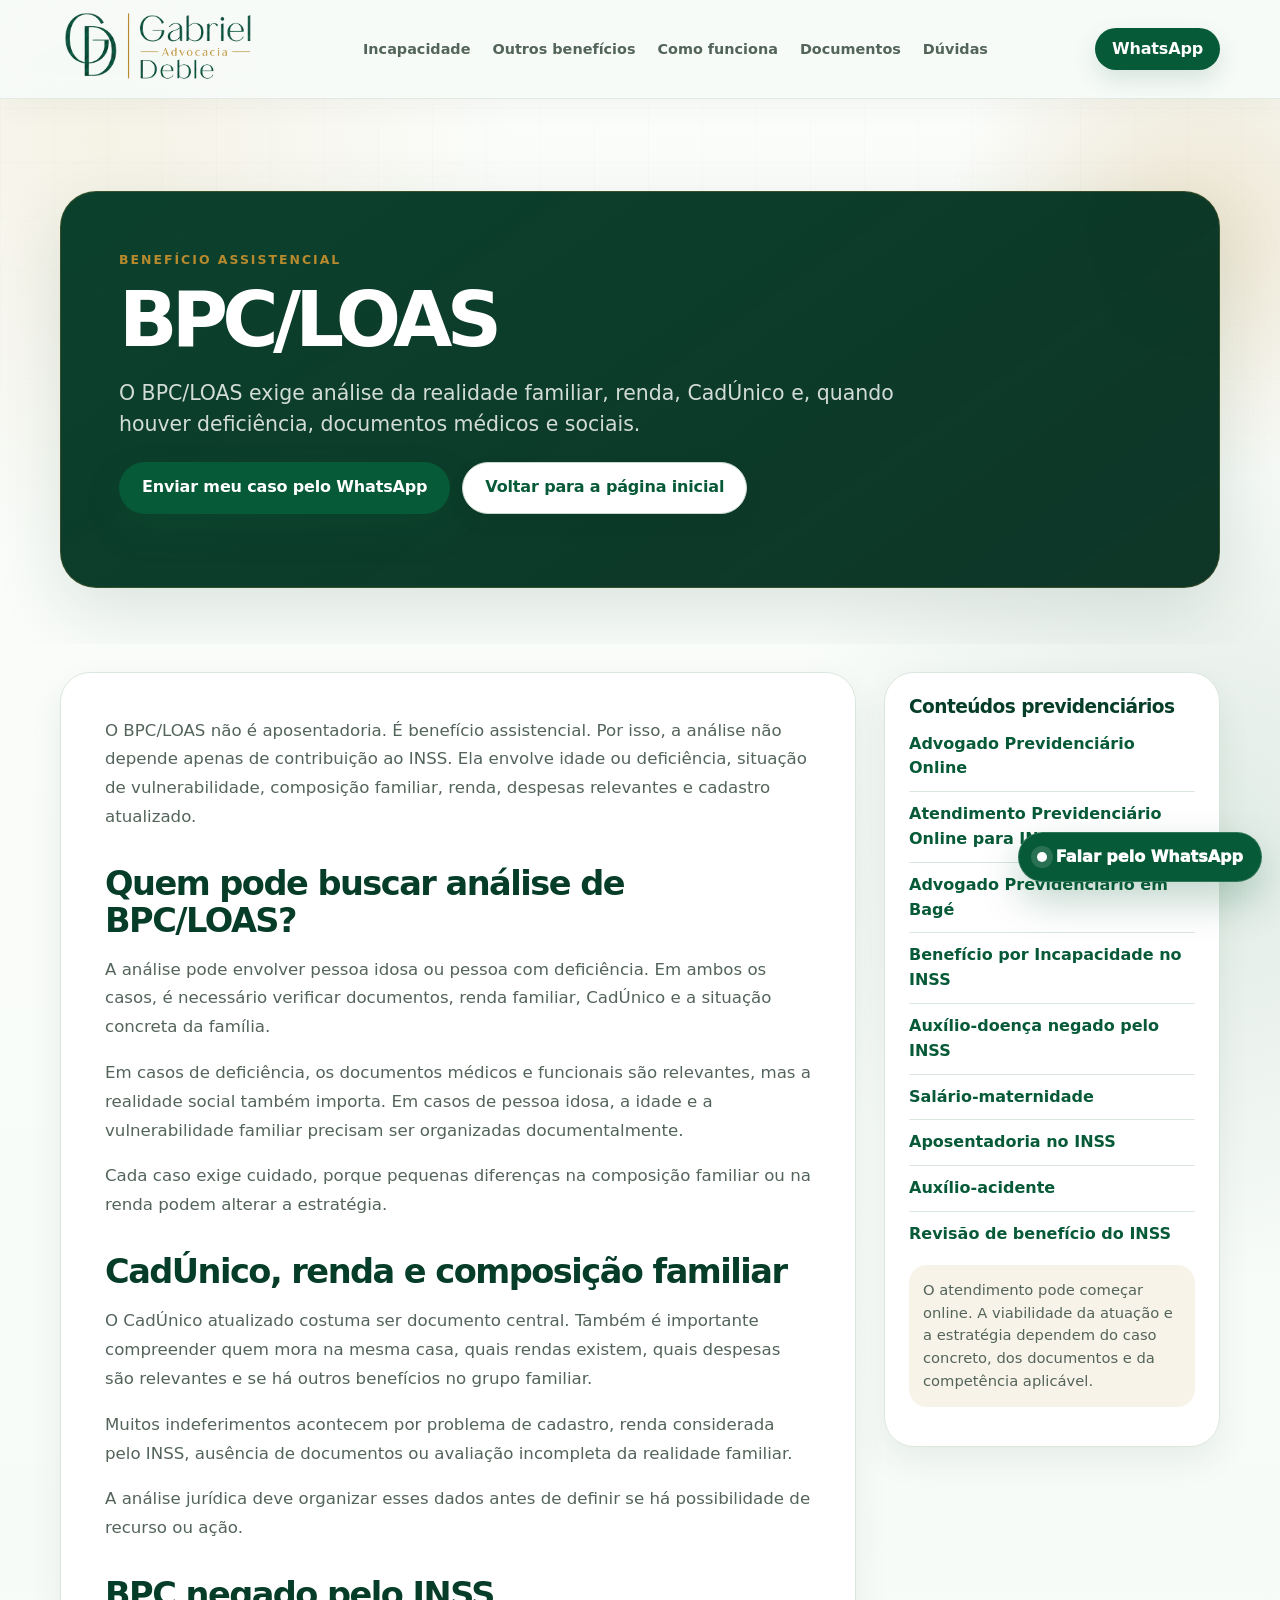
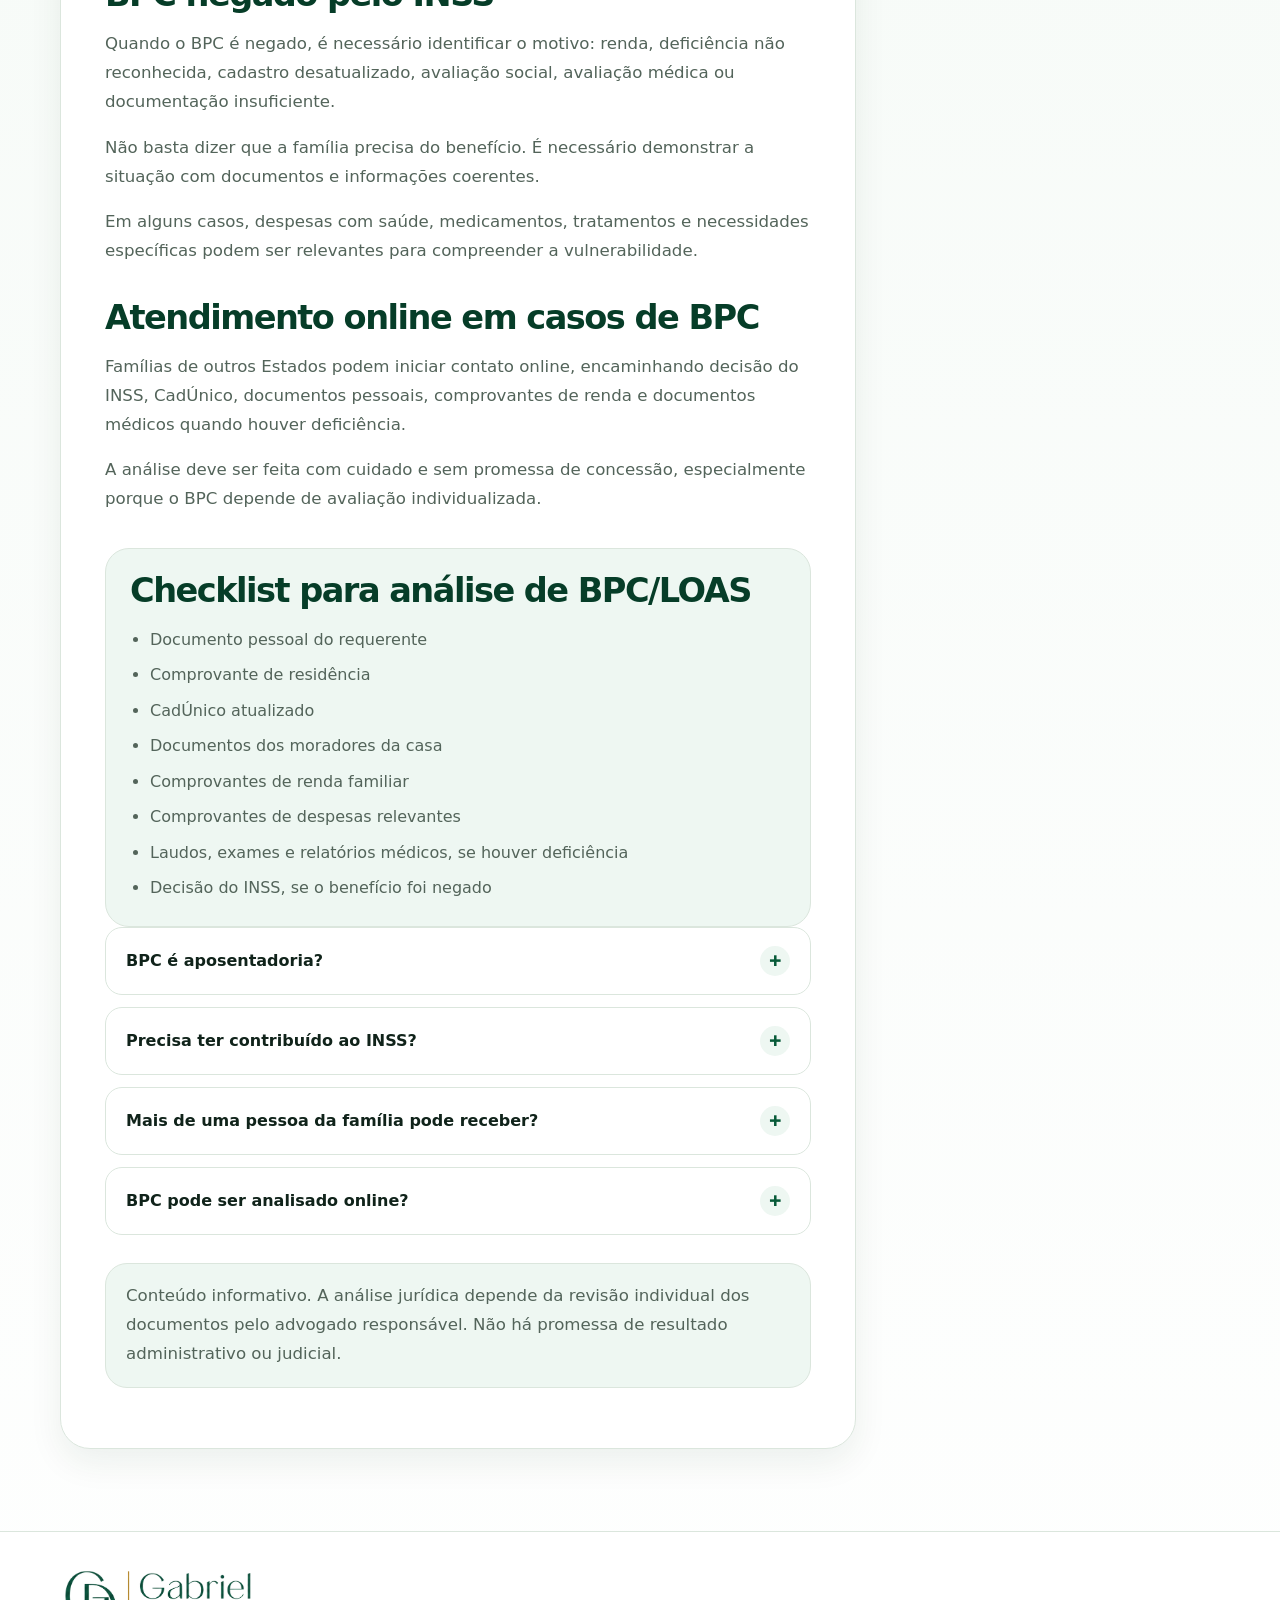
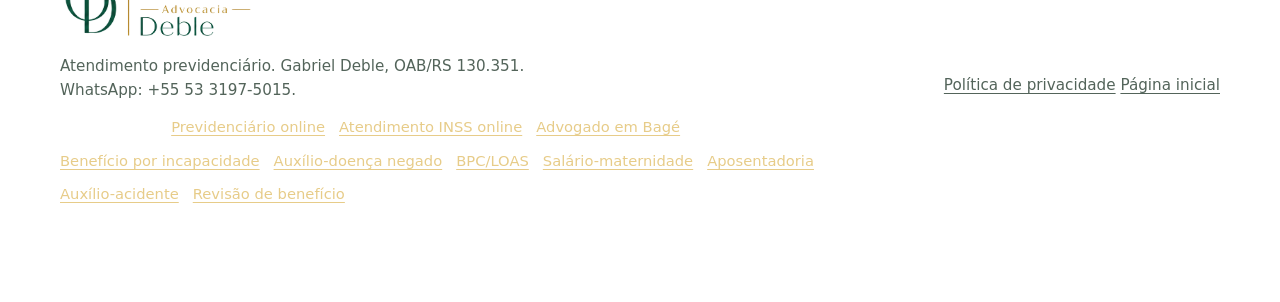
<file: bpc-loas/index.html>
<!doctype html>
<html lang="pt-BR">
  <head>
    <meta charset="utf-8" />
    <meta name="viewport" content="width=device-width, initial-scale=1" />
    <title>BPC/LOAS | Pessoa idosa, deficiência, renda e documentos</title>
    <meta name="description" content="BPC/LOAS: pessoa idosa, pessoa com deficiência, renda familiar, CadÚnico, negativa do INSS e documentos para análise previdenciária." />
    <meta name="robots" content="index,follow,max-image-preview:large,max-snippet:-1,max-video-preview:-1" />
    <meta name="theme-color" content="#075a38" />
    <link rel="canonical" href="https://advgabrieldeble.com.br/bpc-loas/" />
    <link rel="manifest" href="../site.webmanifest" />
    <link rel="icon" href="../favicon.svg" type="image/svg+xml" />

    <meta property="og:locale" content="pt_BR" />
    <meta property="og:type" content="article" />
    <meta property="og:site_name" content="Gabriel Deble Advocacia" />
    <meta property="og:title" content="BPC/LOAS | Pessoa idosa, deficiência, renda e documentos" />
    <meta property="og:description" content="BPC/LOAS: pessoa idosa, pessoa com deficiência, renda familiar, CadÚnico, negativa do INSS e documentos para análise previdenciária." />
    <meta property="og:url" content="https://advgabrieldeble.com.br/bpc-loas/" />
    <meta property="og:image" content="https://advgabrieldeble.com.br/assets/gabriel-deble-og.png" />
    <meta property="og:image:width" content="1200" />
    <meta property="og:image:height" content="630" />

    <meta name="twitter:card" content="summary_large_image" />
    <meta name="twitter:title" content="BPC/LOAS | Pessoa idosa, deficiência, renda e documentos" />
    <meta name="twitter:description" content="BPC/LOAS: pessoa idosa, pessoa com deficiência, renda familiar, CadÚnico, negativa do INSS e documentos para análise previdenciária." />
    <meta name="twitter:image" content="https://advgabrieldeble.com.br/assets/gabriel-deble-og.png" />

    <link rel="stylesheet" href="../styles.css?v=14-premium" />
    <link rel="stylesheet" href="../seo-legal.css?v=151" />

    <script type="application/ld+json">
[
  {
    "@context": "https://schema.org",
    "@type": "LegalService",
    "@id": "https://advgabrieldeble.com.br/#legalservice",
    "name": "Gabriel Deble Advocacia",
    "url": "https://advgabrieldeble.com.br/",
    "logo": "https://advgabrieldeble.com.br/assets/logo-compact.png",
    "image": "https://advgabrieldeble.com.br/assets/gabriel-deble-og.png",
    "description": "Atendimento previdenciário online e presencial, com orientação sobre benefícios do INSS, negativas, revisões e demandas previdenciárias.",
    "telephone": "+555331975015",
    "areaServed": [
      {
        "@type": "Country",
        "name": "Brasil"
      },
      {
        "@type": "State",
        "name": "Rio Grande do Sul"
      },
      {
        "@type": "City",
        "name": "Bagé"
      }
    ],
    "priceRange": "$$",
    "founder": {
      "@type": "Person",
      "name": "Gabriel Deble",
      "jobTitle": "Advogado",
      "identifier": "OAB/RS 130.351"
    }
  },
  {
    "@context": "https://schema.org",
    "@type": "WebSite",
    "@id": "https://advgabrieldeble.com.br/#website",
    "name": "Gabriel Deble Advocacia",
    "url": "https://advgabrieldeble.com.br/",
    "publisher": {
      "@id": "https://advgabrieldeble.com.br/#legalservice"
    },
    "inLanguage": "pt-BR"
  },
  {
    "@context": "https://schema.org",
    "@type": "WebPage",
    "@id": "https://advgabrieldeble.com.br/bpc-loas/#webpage",
    "url": "https://advgabrieldeble.com.br/bpc-loas/",
    "name": "BPC/LOAS | Pessoa idosa, deficiência, renda e documentos",
    "description": "BPC/LOAS: pessoa idosa, pessoa com deficiência, renda familiar, CadÚnico, negativa do INSS e documentos para análise previdenciária.",
    "isPartOf": {
      "@id": "https://advgabrieldeble.com.br/#website"
    },
    "about": {
      "@id": "https://advgabrieldeble.com.br/#legalservice"
    },
    "inLanguage": "pt-BR",
    "dateModified": "2026-08-01"
  },
  {
    "@context": "https://schema.org",
    "@type": "BreadcrumbList",
    "itemListElement": [
      {
        "@type": "ListItem",
        "position": 1,
        "name": "Início",
        "item": "https://advgabrieldeble.com.br/"
      },
      {
        "@type": "ListItem",
        "position": 2,
        "name": "BPC/LOAS",
        "item": "https://advgabrieldeble.com.br/bpc-loas/"
      }
    ]
  },
  {
    "@context": "https://schema.org",
    "@type": "FAQPage",
    "mainEntity": [
      {
        "@type": "Question",
        "name": "BPC é aposentadoria?",
        "acceptedAnswer": {
          "@type": "Answer",
          "text": "Não. O BPC é benefício assistencial e possui regras próprias."
        }
      },
      {
        "@type": "Question",
        "name": "Precisa ter contribuído ao INSS?",
        "acceptedAnswer": {
          "@type": "Answer",
          "text": "Não exige contribuição previdenciária, mas exige preenchimento dos requisitos assistenciais e documentais."
        }
      },
      {
        "@type": "Question",
        "name": "Mais de uma pessoa da família pode receber?",
        "acceptedAnswer": {
          "@type": "Answer",
          "text": "A possibilidade depende da análise da composição familiar, renda, benefício recebido e regras aplicáveis ao caso."
        }
      },
      {
        "@type": "Question",
        "name": "BPC pode ser analisado online?",
        "acceptedAnswer": {
          "@type": "Answer",
          "text": "O contato pode ser iniciado online com envio de documentos, especialmente decisão do INSS, CadÚnico e comprovantes familiares."
        }
      }
    ]
  }
]
    </script>
    <script src="../script.js?v=14-premium" defer></script>
  </head>
  <body>
    <a class="skip-link" href="#conteudo">Pular para o conteúdo</a>

    <header class="topbar" aria-label="Topo da página">
      <div class="container topbar__inner">
        <a class="brand" href="../" aria-label="Gabriel Deble Advocacia — início">
          <img class="brand__logo" src="../assets/logo-compact.png" alt="Gabriel Deble Advocacia" />
        </a>

        <nav class="nav" aria-label="Navegação principal">
          <a href="../#situacoes">Incapacidade</a>
          <a href="../#outras-demandas">Outros benefícios</a>
          <a href="../#como-funciona">Como funciona</a>
          <a href="../#documentos">Documentos</a>
          <a href="../#duvidas">Dúvidas</a>
        </nav>

        <a class="button button--small" href="#" data-whatsapp="incapacidade" target="_blank" rel="noopener noreferrer">
          WhatsApp
        </a>
      </div>
    </header>

    <main id="conteudo">
      <section class="legal-hero">
        <div class="container">
          <div class="legal-hero__card">
            <p class="eyebrow">Benefício assistencial</p>
            <h1>BPC/LOAS</h1>
            <p class="legal-hero__lead">O BPC/LOAS exige análise da realidade familiar, renda, CadÚnico e, quando houver deficiência, documentos médicos e sociais.</p>
            <div class="hero__actions">
              <a class="button button--primary" href="#" data-whatsapp="incapacidade" target="_blank" rel="noopener noreferrer">
                Enviar meu caso pelo WhatsApp
              </a>
              <a class="button button--secondary" href="../">Voltar para a página inicial</a>
            </div>
          </div>
        </div>
      </section>

      <section class="legal-content">
        <div class="container legal-grid">
          <article class="legal-article">
            <p class="legal-intro">O BPC/LOAS não é aposentadoria. É benefício assistencial. Por isso, a análise não depende apenas de contribuição ao INSS. Ela envolve idade ou deficiência, situação de vulnerabilidade, composição familiar, renda, despesas relevantes e cadastro atualizado.</p>

              <section>
                <h2>Quem pode buscar análise de BPC/LOAS?</h2>
                <p>A análise pode envolver pessoa idosa ou pessoa com deficiência. Em ambos os casos, é necessário verificar documentos, renda familiar, CadÚnico e a situação concreta da família.</p>
                <p>Em casos de deficiência, os documentos médicos e funcionais são relevantes, mas a realidade social também importa. Em casos de pessoa idosa, a idade e a vulnerabilidade familiar precisam ser organizadas documentalmente.</p>
                <p>Cada caso exige cuidado, porque pequenas diferenças na composição familiar ou na renda podem alterar a estratégia.</p>
              </section>
              <section>
                <h2>CadÚnico, renda e composição familiar</h2>
                <p>O CadÚnico atualizado costuma ser documento central. Também é importante compreender quem mora na mesma casa, quais rendas existem, quais despesas são relevantes e se há outros benefícios no grupo familiar.</p>
                <p>Muitos indeferimentos acontecem por problema de cadastro, renda considerada pelo INSS, ausência de documentos ou avaliação incompleta da realidade familiar.</p>
                <p>A análise jurídica deve organizar esses dados antes de definir se há possibilidade de recurso ou ação.</p>
              </section>
              <section>
                <h2>BPC negado pelo INSS</h2>
                <p>Quando o BPC é negado, é necessário identificar o motivo: renda, deficiência não reconhecida, cadastro desatualizado, avaliação social, avaliação médica ou documentação insuficiente.</p>
                <p>Não basta dizer que a família precisa do benefício. É necessário demonstrar a situação com documentos e informações coerentes.</p>
                <p>Em alguns casos, despesas com saúde, medicamentos, tratamentos e necessidades específicas podem ser relevantes para compreender a vulnerabilidade.</p>
              </section>
              <section>
                <h2>Atendimento online em casos de BPC</h2>
                <p>Famílias de outros Estados podem iniciar contato online, encaminhando decisão do INSS, CadÚnico, documentos pessoais, comprovantes de renda e documentos médicos quando houver deficiência.</p>
                <p>A análise deve ser feita com cuidado e sem promessa de concessão, especialmente porque o BPC depende de avaliação individualizada.</p>
              </section>

            <section class="legal-checklist">
              <h2>Checklist para análise de BPC/LOAS</h2>
              <ul>
                <li>Documento pessoal do requerente</li>
                <li>Comprovante de residência</li>
                <li>CadÚnico atualizado</li>
                <li>Documentos dos moradores da casa</li>
                <li>Comprovantes de renda familiar</li>
                <li>Comprovantes de despesas relevantes</li>
                <li>Laudos, exames e relatórios médicos, se houver deficiência</li>
                <li>Decisão do INSS, se o benefício foi negado</li>
              </ul>
            </section>

            <div class="faq" aria-label="Dúvidas relacionadas">
              <details>
                <summary>BPC é aposentadoria?</summary>
                <p>Não. O BPC é benefício assistencial e possui regras próprias.</p>
              </details>
              <details>
                <summary>Precisa ter contribuído ao INSS?</summary>
                <p>Não exige contribuição previdenciária, mas exige preenchimento dos requisitos assistenciais e documentais.</p>
              </details>
              <details>
                <summary>Mais de uma pessoa da família pode receber?</summary>
                <p>A possibilidade depende da análise da composição familiar, renda, benefício recebido e regras aplicáveis ao caso.</p>
              </details>
              <details>
                <summary>BPC pode ser analisado online?</summary>
                <p>O contato pode ser iniciado online com envio de documentos, especialmente decisão do INSS, CadÚnico e comprovantes familiares.</p>
              </details>
            </div>

            <p class="legal-note">
              Conteúdo informativo. A análise jurídica depende da revisão individual dos documentos pelo advogado responsável.
              Não há promessa de resultado administrativo ou judicial.
            </p>
          </article>

          <aside class="legal-aside" aria-label="Conteúdos previdenciários relacionados">
            <h2>Conteúdos previdenciários</h2>
            <ul>
                <li><a href="../advogado-previdenciario-online/">Advogado Previdenciário Online</a></li>
                <li><a href="../atendimento-previdenciario-inss-online/">Atendimento Previdenciário Online para INSS</a></li>
                <li><a href="../advogado-previdenciario-bage/">Advogado Previdenciário em Bagé</a></li>
                <li><a href="../beneficio-por-incapacidade-inss/">Benefício por Incapacidade no INSS</a></li>
                <li><a href="../auxilio-doenca-negado/">Auxílio-doença negado pelo INSS</a></li>
                <li><a href="../salario-maternidade/">Salário-maternidade</a></li>
                <li><a href="../aposentadoria-inss/">Aposentadoria no INSS</a></li>
                <li><a href="../auxilio-acidente/">Auxílio-acidente</a></li>
                <li><a href="../revisao-de-beneficio-inss/">Revisão de benefício do INSS</a></li>
            </ul>
            <p class="aside-note">
              O atendimento pode começar online. A viabilidade da atuação e a estratégia dependem do caso concreto, dos documentos e da competência aplicável.
            </p>
          </aside>
        </div>
      </section>
    </main>

    <footer class="footer">
      <div class="container footer__grid">
        <div>
          <img class="footer__logo" src="../assets/logo-compact.png" alt="Gabriel Deble Advocacia" />
          <p>
            Atendimento previdenciário. Gabriel Deble, OAB/RS 130.351.
            <br />
            WhatsApp: +55 53 3197-5015.
          </p>
          <nav class="footer__seo-links" aria-label="Conteúdos previdenciários">
            <span>Conteúdos:</span>
            <a href="../advogado-previdenciario-online/">Previdenciário online</a>
            <a href="../atendimento-previdenciario-inss-online/">Atendimento INSS online</a>
            <a href="../advogado-previdenciario-bage/">Advogado em Bagé</a>
            <a href="../beneficio-por-incapacidade-inss/">Benefício por incapacidade</a>
            <a href="../auxilio-doenca-negado/">Auxílio-doença negado</a>
            <a href="../bpc-loas/">BPC/LOAS</a>
            <a href="../salario-maternidade/">Salário-maternidade</a>
            <a href="../aposentadoria-inss/">Aposentadoria</a>
            <a href="../auxilio-acidente/">Auxílio-acidente</a>
            <a href="../revisao-de-beneficio-inss/">Revisão de benefício</a>
          </nav>
        </div>
        <div class="footer__links">
          <a href="../privacidade/">Política de privacidade</a>
          <a href="../">Página inicial</a>
        </div>
      </div>
    </footer>

    <a class="whatsapp-float" href="#" data-whatsapp="incapacidade" target="_blank" rel="noopener noreferrer" aria-label="Falar pelo WhatsApp">
      Falar pelo WhatsApp
    </a>
  </body>
</html>
</file>
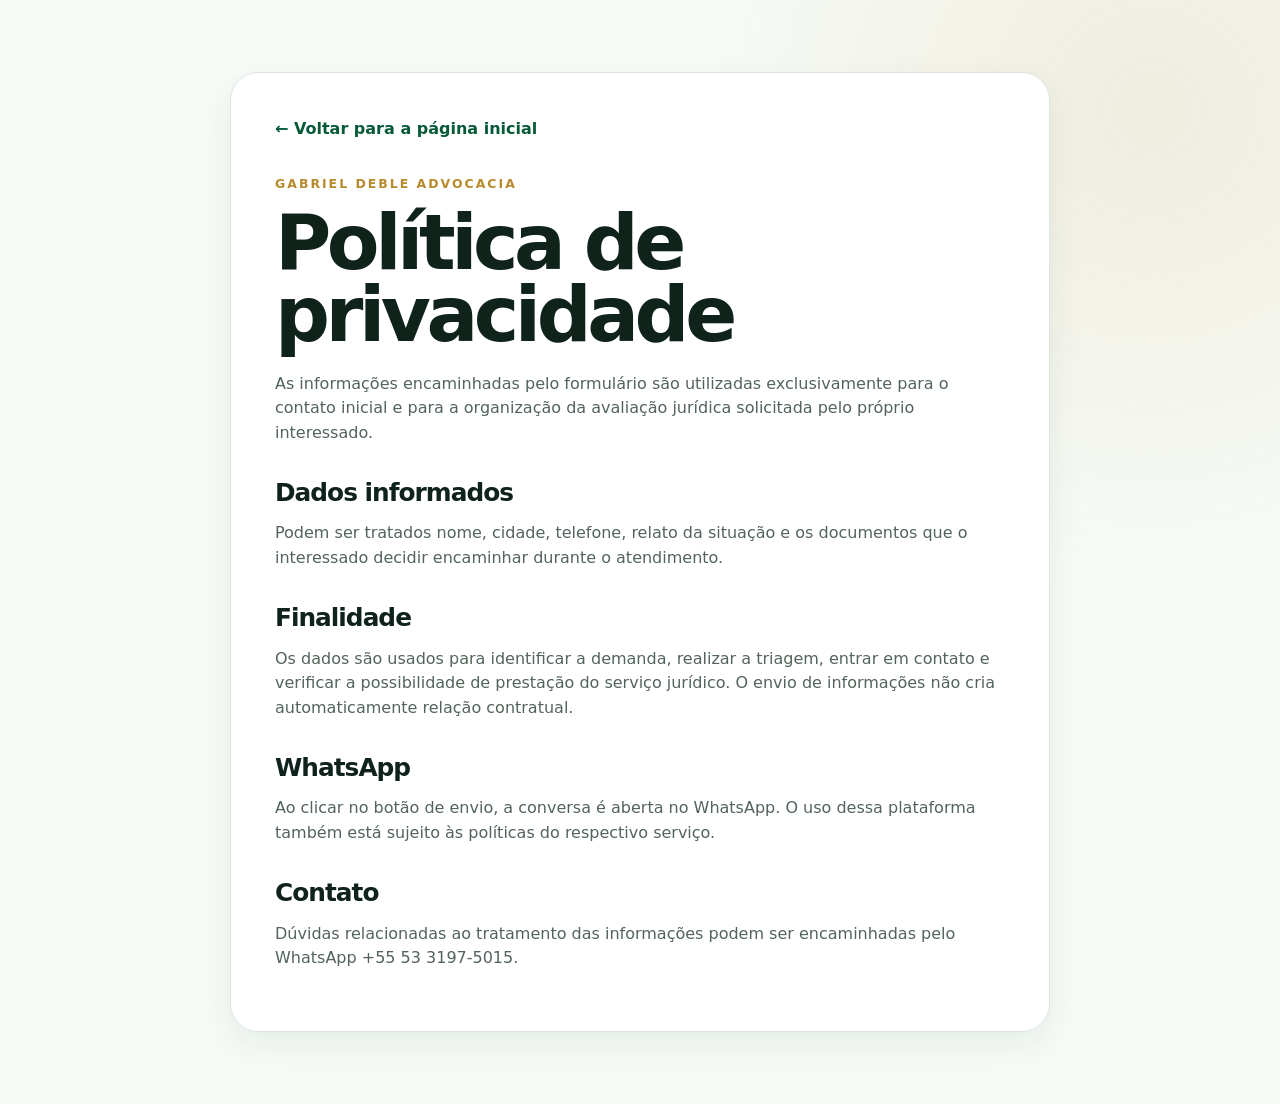
<file: privacidade/index.html>
<!doctype html>
<html lang="pt-BR">
  <head>
    <meta charset="utf-8" />
    <meta name="viewport" content="width=device-width, initial-scale=1" />
    <title>Política de privacidade | Gabriel Deble Advocacia</title>
    <meta
      name="description"
      content="Política de privacidade da landing page Gabriel Deble Advocacia."
    />
    <meta name="robots" content="index,follow" />
    <meta name="theme-color" content="#075a38" />
    <link
      rel="canonical"
      href="https://advgabrieldeble.com.br/privacidade/"
    />
    <link rel="icon" href="../assets/logo-icon.png" />
    <link rel="stylesheet" href="../styles.css" />
  </head>
  <body>
    <main class="privacy-page">
      <div class="container">
        <a class="privacy-page__back" href="../">
          ← Voltar para a página inicial
        </a>
        <p class="eyebrow">Gabriel Deble Advocacia</p>
        <h1>Política de privacidade</h1>
        <p>
          As informações encaminhadas pelo formulário são utilizadas
          exclusivamente para o contato inicial e para a organização da
          avaliação jurídica solicitada pelo próprio interessado.
        </p>

        <h2>Dados informados</h2>
        <p>
          Podem ser tratados nome, cidade, telefone, relato da situação e os
          documentos que o interessado decidir encaminhar durante o
          atendimento.
        </p>

        <h2>Finalidade</h2>
        <p>
          Os dados são usados para identificar a demanda, realizar a triagem,
          entrar em contato e verificar a possibilidade de prestação do serviço
          jurídico. O envio de informações não cria automaticamente relação
          contratual.
        </p>

        <h2>WhatsApp</h2>
        <p>
          Ao clicar no botão de envio, a conversa é aberta no WhatsApp. O uso
          dessa plataforma também está sujeito às políticas do respectivo
          serviço.
        </p>

        <h2>Contato</h2>
        <p>
          Dúvidas relacionadas ao tratamento das informações podem ser
          encaminhadas pelo WhatsApp +55 53 3197-5015.
        </p>
      </div>
    </main>
  </body>
</html>
</file>
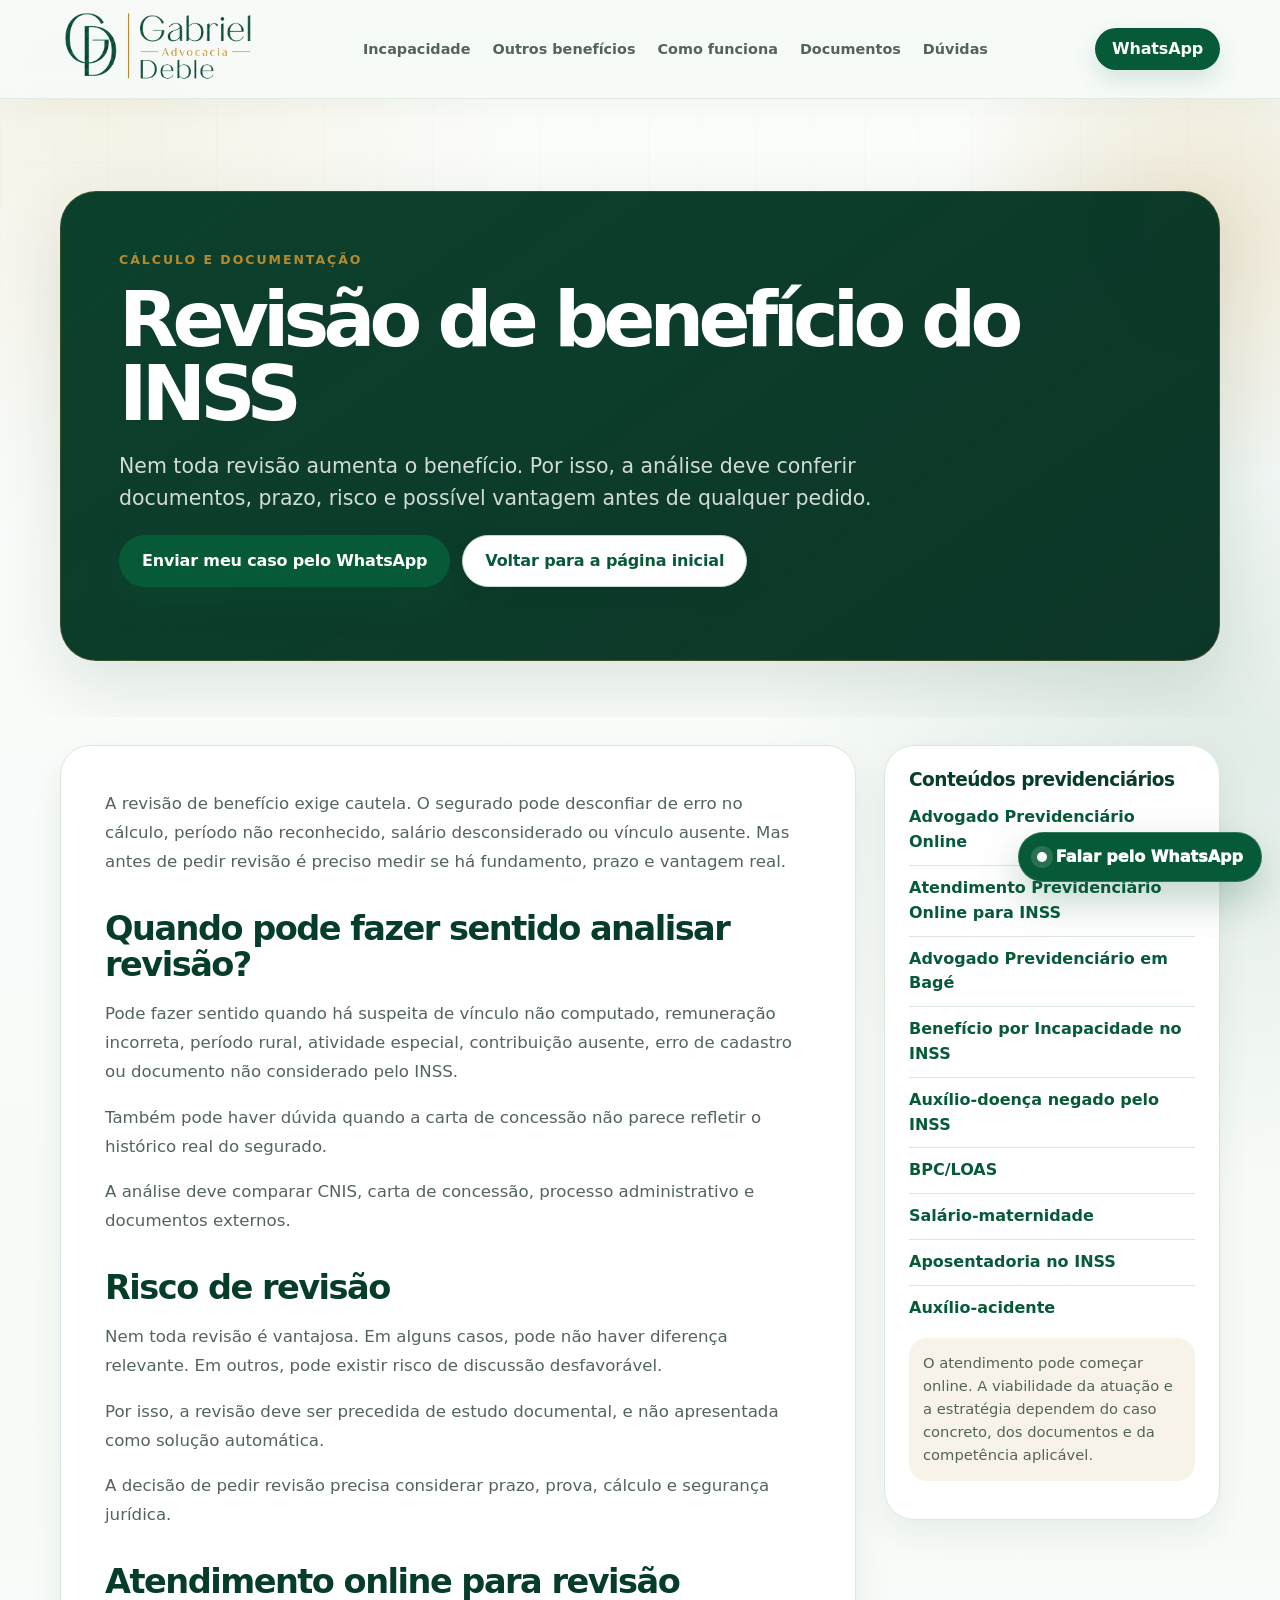
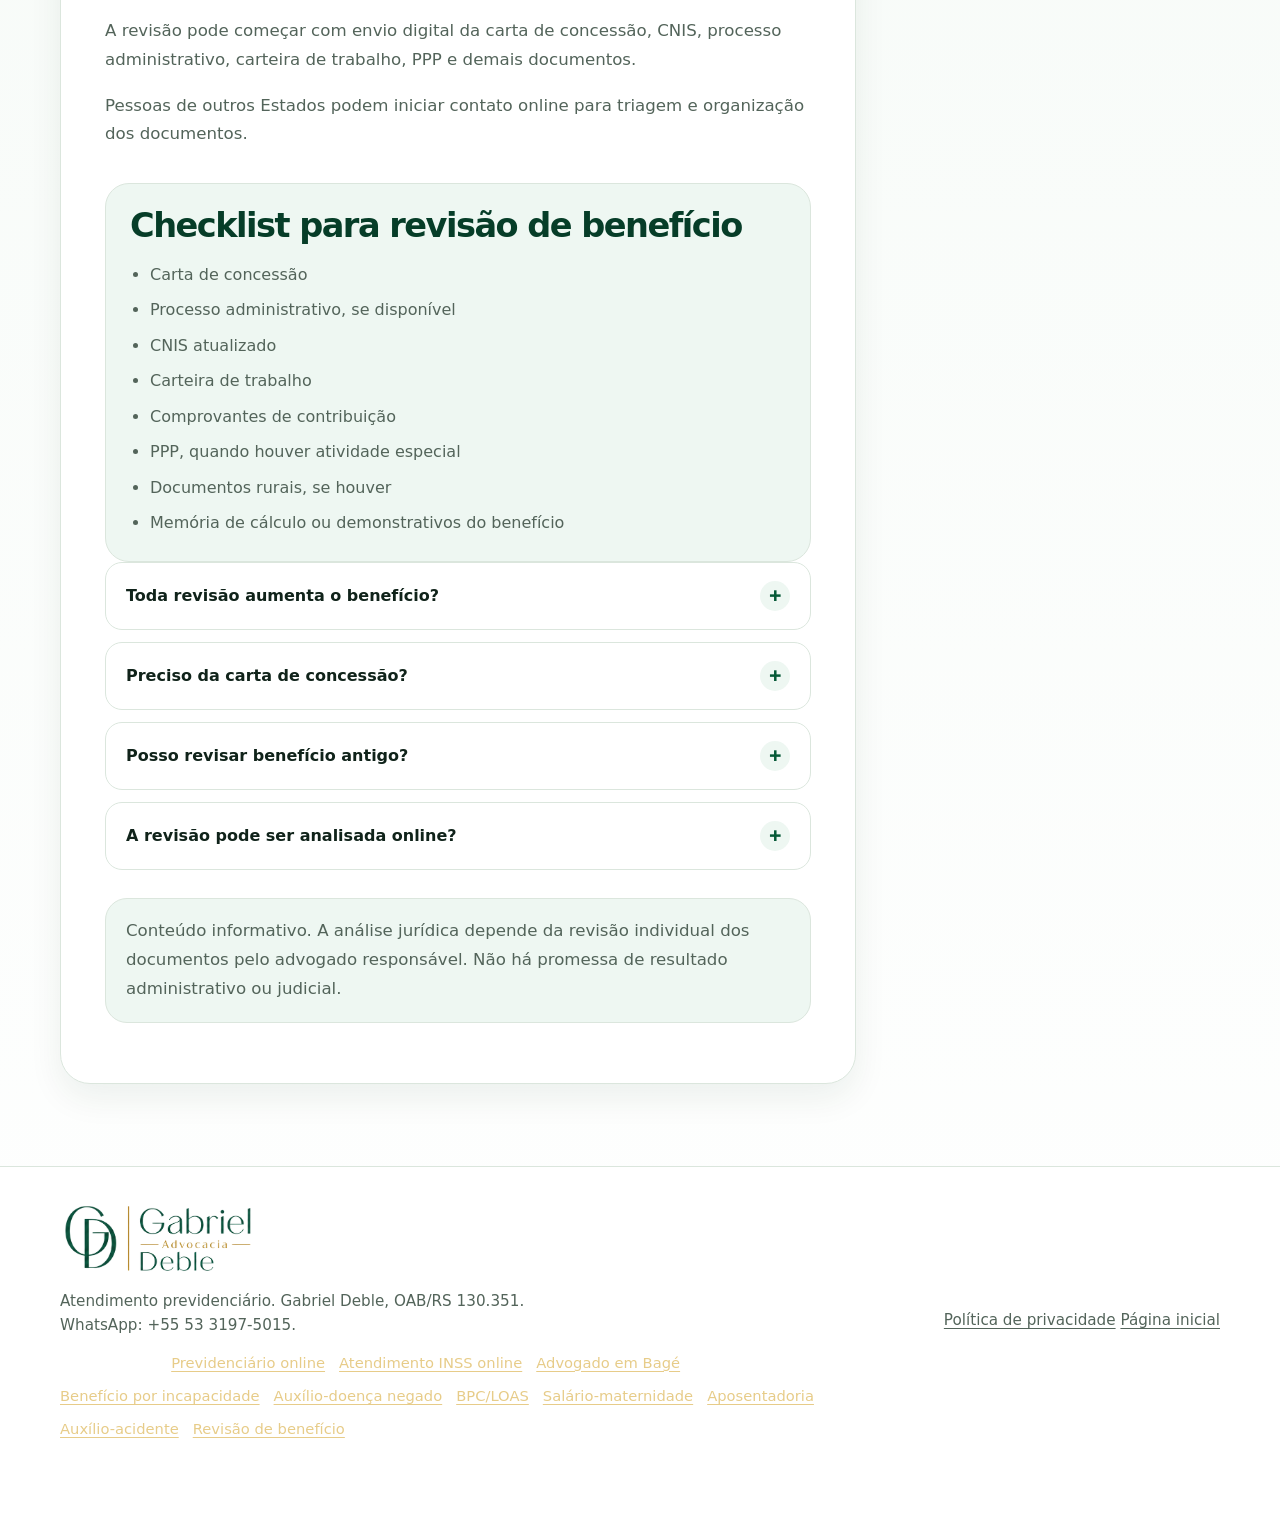
<file: revisao-de-beneficio-inss/index.html>
<!doctype html>
<html lang="pt-BR">
  <head>
    <meta charset="utf-8" />
    <meta name="viewport" content="width=device-width, initial-scale=1" />
    <title>Revisão de benefício do INSS | Cálculo, CNIS e carta de concessão</title>
    <meta name="description" content="Revisão de benefício do INSS: carta de concessão, CNIS, salários, vínculos, períodos não reconhecidos, riscos e análise previdenciária." />
    <meta name="robots" content="index,follow,max-image-preview:large,max-snippet:-1,max-video-preview:-1" />
    <meta name="theme-color" content="#075a38" />
    <link rel="canonical" href="https://advgabrieldeble.com.br/revisao-de-beneficio-inss/" />
    <link rel="manifest" href="../site.webmanifest" />
    <link rel="icon" href="../favicon.svg" type="image/svg+xml" />

    <meta property="og:locale" content="pt_BR" />
    <meta property="og:type" content="article" />
    <meta property="og:site_name" content="Gabriel Deble Advocacia" />
    <meta property="og:title" content="Revisão de benefício do INSS | Cálculo, CNIS e carta de concessão" />
    <meta property="og:description" content="Revisão de benefício do INSS: carta de concessão, CNIS, salários, vínculos, períodos não reconhecidos, riscos e análise previdenciária." />
    <meta property="og:url" content="https://advgabrieldeble.com.br/revisao-de-beneficio-inss/" />
    <meta property="og:image" content="https://advgabrieldeble.com.br/assets/gabriel-deble-og.png" />
    <meta property="og:image:width" content="1200" />
    <meta property="og:image:height" content="630" />

    <meta name="twitter:card" content="summary_large_image" />
    <meta name="twitter:title" content="Revisão de benefício do INSS | Cálculo, CNIS e carta de concessão" />
    <meta name="twitter:description" content="Revisão de benefício do INSS: carta de concessão, CNIS, salários, vínculos, períodos não reconhecidos, riscos e análise previdenciária." />
    <meta name="twitter:image" content="https://advgabrieldeble.com.br/assets/gabriel-deble-og.png" />

    <link rel="stylesheet" href="../styles.css?v=14-premium" />
    <link rel="stylesheet" href="../seo-legal.css?v=151" />

    <script type="application/ld+json">
[
  {
    "@context": "https://schema.org",
    "@type": "LegalService",
    "@id": "https://advgabrieldeble.com.br/#legalservice",
    "name": "Gabriel Deble Advocacia",
    "url": "https://advgabrieldeble.com.br/",
    "logo": "https://advgabrieldeble.com.br/assets/logo-compact.png",
    "image": "https://advgabrieldeble.com.br/assets/gabriel-deble-og.png",
    "description": "Atendimento previdenciário online e presencial, com orientação sobre benefícios do INSS, negativas, revisões e demandas previdenciárias.",
    "telephone": "+555331975015",
    "areaServed": [
      {
        "@type": "Country",
        "name": "Brasil"
      },
      {
        "@type": "State",
        "name": "Rio Grande do Sul"
      },
      {
        "@type": "City",
        "name": "Bagé"
      }
    ],
    "priceRange": "$$",
    "founder": {
      "@type": "Person",
      "name": "Gabriel Deble",
      "jobTitle": "Advogado",
      "identifier": "OAB/RS 130.351"
    }
  },
  {
    "@context": "https://schema.org",
    "@type": "WebSite",
    "@id": "https://advgabrieldeble.com.br/#website",
    "name": "Gabriel Deble Advocacia",
    "url": "https://advgabrieldeble.com.br/",
    "publisher": {
      "@id": "https://advgabrieldeble.com.br/#legalservice"
    },
    "inLanguage": "pt-BR"
  },
  {
    "@context": "https://schema.org",
    "@type": "WebPage",
    "@id": "https://advgabrieldeble.com.br/revisao-de-beneficio-inss/#webpage",
    "url": "https://advgabrieldeble.com.br/revisao-de-beneficio-inss/",
    "name": "Revisão de benefício do INSS | Cálculo, CNIS e carta de concessão",
    "description": "Revisão de benefício do INSS: carta de concessão, CNIS, salários, vínculos, períodos não reconhecidos, riscos e análise previdenciária.",
    "isPartOf": {
      "@id": "https://advgabrieldeble.com.br/#website"
    },
    "about": {
      "@id": "https://advgabrieldeble.com.br/#legalservice"
    },
    "inLanguage": "pt-BR",
    "dateModified": "2026-08-01"
  },
  {
    "@context": "https://schema.org",
    "@type": "BreadcrumbList",
    "itemListElement": [
      {
        "@type": "ListItem",
        "position": 1,
        "name": "Início",
        "item": "https://advgabrieldeble.com.br/"
      },
      {
        "@type": "ListItem",
        "position": 2,
        "name": "Revisão de benefício do INSS",
        "item": "https://advgabrieldeble.com.br/revisao-de-beneficio-inss/"
      }
    ]
  },
  {
    "@context": "https://schema.org",
    "@type": "FAQPage",
    "mainEntity": [
      {
        "@type": "Question",
        "name": "Toda revisão aumenta o benefício?",
        "acceptedAnswer": {
          "@type": "Answer",
          "text": "Não. Algumas revisões podem não gerar vantagem ou podem apresentar risco. A análise prévia é essencial."
        }
      },
      {
        "@type": "Question",
        "name": "Preciso da carta de concessão?",
        "acceptedAnswer": {
          "@type": "Answer",
          "text": "Ela costuma ser muito importante para entender como o benefício foi calculado."
        }
      },
      {
        "@type": "Question",
        "name": "Posso revisar benefício antigo?",
        "acceptedAnswer": {
          "@type": "Answer",
          "text": "Depende do tipo de revisão, prazo e situação concreta."
        }
      },
      {
        "@type": "Question",
        "name": "A revisão pode ser analisada online?",
        "acceptedAnswer": {
          "@type": "Answer",
          "text": "Pode começar online com envio da documentação necessária."
        }
      }
    ]
  }
]
    </script>
    <script src="../script.js?v=14-premium" defer></script>
  </head>
  <body>
    <a class="skip-link" href="#conteudo">Pular para o conteúdo</a>

    <header class="topbar" aria-label="Topo da página">
      <div class="container topbar__inner">
        <a class="brand" href="../" aria-label="Gabriel Deble Advocacia — início">
          <img class="brand__logo" src="../assets/logo-compact.png" alt="Gabriel Deble Advocacia" />
        </a>

        <nav class="nav" aria-label="Navegação principal">
          <a href="../#situacoes">Incapacidade</a>
          <a href="../#outras-demandas">Outros benefícios</a>
          <a href="../#como-funciona">Como funciona</a>
          <a href="../#documentos">Documentos</a>
          <a href="../#duvidas">Dúvidas</a>
        </nav>

        <a class="button button--small" href="#" data-whatsapp="incapacidade" target="_blank" rel="noopener noreferrer">
          WhatsApp
        </a>
      </div>
    </header>

    <main id="conteudo">
      <section class="legal-hero">
        <div class="container">
          <div class="legal-hero__card">
            <p class="eyebrow">Cálculo e documentação</p>
            <h1>Revisão de benefício do INSS</h1>
            <p class="legal-hero__lead">Nem toda revisão aumenta o benefício. Por isso, a análise deve conferir documentos, prazo, risco e possível vantagem antes de qualquer pedido.</p>
            <div class="hero__actions">
              <a class="button button--primary" href="#" data-whatsapp="incapacidade" target="_blank" rel="noopener noreferrer">
                Enviar meu caso pelo WhatsApp
              </a>
              <a class="button button--secondary" href="../">Voltar para a página inicial</a>
            </div>
          </div>
        </div>
      </section>

      <section class="legal-content">
        <div class="container legal-grid">
          <article class="legal-article">
            <p class="legal-intro">A revisão de benefício exige cautela. O segurado pode desconfiar de erro no cálculo, período não reconhecido, salário desconsiderado ou vínculo ausente. Mas antes de pedir revisão é preciso medir se há fundamento, prazo e vantagem real.</p>

              <section>
                <h2>Quando pode fazer sentido analisar revisão?</h2>
                <p>Pode fazer sentido quando há suspeita de vínculo não computado, remuneração incorreta, período rural, atividade especial, contribuição ausente, erro de cadastro ou documento não considerado pelo INSS.</p>
                <p>Também pode haver dúvida quando a carta de concessão não parece refletir o histórico real do segurado.</p>
                <p>A análise deve comparar CNIS, carta de concessão, processo administrativo e documentos externos.</p>
              </section>
              <section>
                <h2>Risco de revisão</h2>
                <p>Nem toda revisão é vantajosa. Em alguns casos, pode não haver diferença relevante. Em outros, pode existir risco de discussão desfavorável.</p>
                <p>Por isso, a revisão deve ser precedida de estudo documental, e não apresentada como solução automática.</p>
                <p>A decisão de pedir revisão precisa considerar prazo, prova, cálculo e segurança jurídica.</p>
              </section>
              <section>
                <h2>Atendimento online para revisão</h2>
                <p>A revisão pode começar com envio digital da carta de concessão, CNIS, processo administrativo, carteira de trabalho, PPP e demais documentos.</p>
                <p>Pessoas de outros Estados podem iniciar contato online para triagem e organização dos documentos.</p>
              </section>

            <section class="legal-checklist">
              <h2>Checklist para revisão de benefício</h2>
              <ul>
                <li>Carta de concessão</li>
                <li>Processo administrativo, se disponível</li>
                <li>CNIS atualizado</li>
                <li>Carteira de trabalho</li>
                <li>Comprovantes de contribuição</li>
                <li>PPP, quando houver atividade especial</li>
                <li>Documentos rurais, se houver</li>
                <li>Memória de cálculo ou demonstrativos do benefício</li>
              </ul>
            </section>

            <div class="faq" aria-label="Dúvidas relacionadas">
              <details>
                <summary>Toda revisão aumenta o benefício?</summary>
                <p>Não. Algumas revisões podem não gerar vantagem ou podem apresentar risco. A análise prévia é essencial.</p>
              </details>
              <details>
                <summary>Preciso da carta de concessão?</summary>
                <p>Ela costuma ser muito importante para entender como o benefício foi calculado.</p>
              </details>
              <details>
                <summary>Posso revisar benefício antigo?</summary>
                <p>Depende do tipo de revisão, prazo e situação concreta.</p>
              </details>
              <details>
                <summary>A revisão pode ser analisada online?</summary>
                <p>Pode começar online com envio da documentação necessária.</p>
              </details>
            </div>

            <p class="legal-note">
              Conteúdo informativo. A análise jurídica depende da revisão individual dos documentos pelo advogado responsável.
              Não há promessa de resultado administrativo ou judicial.
            </p>
          </article>

          <aside class="legal-aside" aria-label="Conteúdos previdenciários relacionados">
            <h2>Conteúdos previdenciários</h2>
            <ul>
                <li><a href="../advogado-previdenciario-online/">Advogado Previdenciário Online</a></li>
                <li><a href="../atendimento-previdenciario-inss-online/">Atendimento Previdenciário Online para INSS</a></li>
                <li><a href="../advogado-previdenciario-bage/">Advogado Previdenciário em Bagé</a></li>
                <li><a href="../beneficio-por-incapacidade-inss/">Benefício por Incapacidade no INSS</a></li>
                <li><a href="../auxilio-doenca-negado/">Auxílio-doença negado pelo INSS</a></li>
                <li><a href="../bpc-loas/">BPC/LOAS</a></li>
                <li><a href="../salario-maternidade/">Salário-maternidade</a></li>
                <li><a href="../aposentadoria-inss/">Aposentadoria no INSS</a></li>
                <li><a href="../auxilio-acidente/">Auxílio-acidente</a></li>
            </ul>
            <p class="aside-note">
              O atendimento pode começar online. A viabilidade da atuação e a estratégia dependem do caso concreto, dos documentos e da competência aplicável.
            </p>
          </aside>
        </div>
      </section>
    </main>

    <footer class="footer">
      <div class="container footer__grid">
        <div>
          <img class="footer__logo" src="../assets/logo-compact.png" alt="Gabriel Deble Advocacia" />
          <p>
            Atendimento previdenciário. Gabriel Deble, OAB/RS 130.351.
            <br />
            WhatsApp: +55 53 3197-5015.
          </p>
          <nav class="footer__seo-links" aria-label="Conteúdos previdenciários">
            <span>Conteúdos:</span>
            <a href="../advogado-previdenciario-online/">Previdenciário online</a>
            <a href="../atendimento-previdenciario-inss-online/">Atendimento INSS online</a>
            <a href="../advogado-previdenciario-bage/">Advogado em Bagé</a>
            <a href="../beneficio-por-incapacidade-inss/">Benefício por incapacidade</a>
            <a href="../auxilio-doenca-negado/">Auxílio-doença negado</a>
            <a href="../bpc-loas/">BPC/LOAS</a>
            <a href="../salario-maternidade/">Salário-maternidade</a>
            <a href="../aposentadoria-inss/">Aposentadoria</a>
            <a href="../auxilio-acidente/">Auxílio-acidente</a>
            <a href="../revisao-de-beneficio-inss/">Revisão de benefício</a>
          </nav>
        </div>
        <div class="footer__links">
          <a href="../privacidade/">Política de privacidade</a>
          <a href="../">Página inicial</a>
        </div>
      </div>
    </footer>

    <a class="whatsapp-float" href="#" data-whatsapp="incapacidade" target="_blank" rel="noopener noreferrer" aria-label="Falar pelo WhatsApp">
      Falar pelo WhatsApp
    </a>
  </body>
</html>
</file>
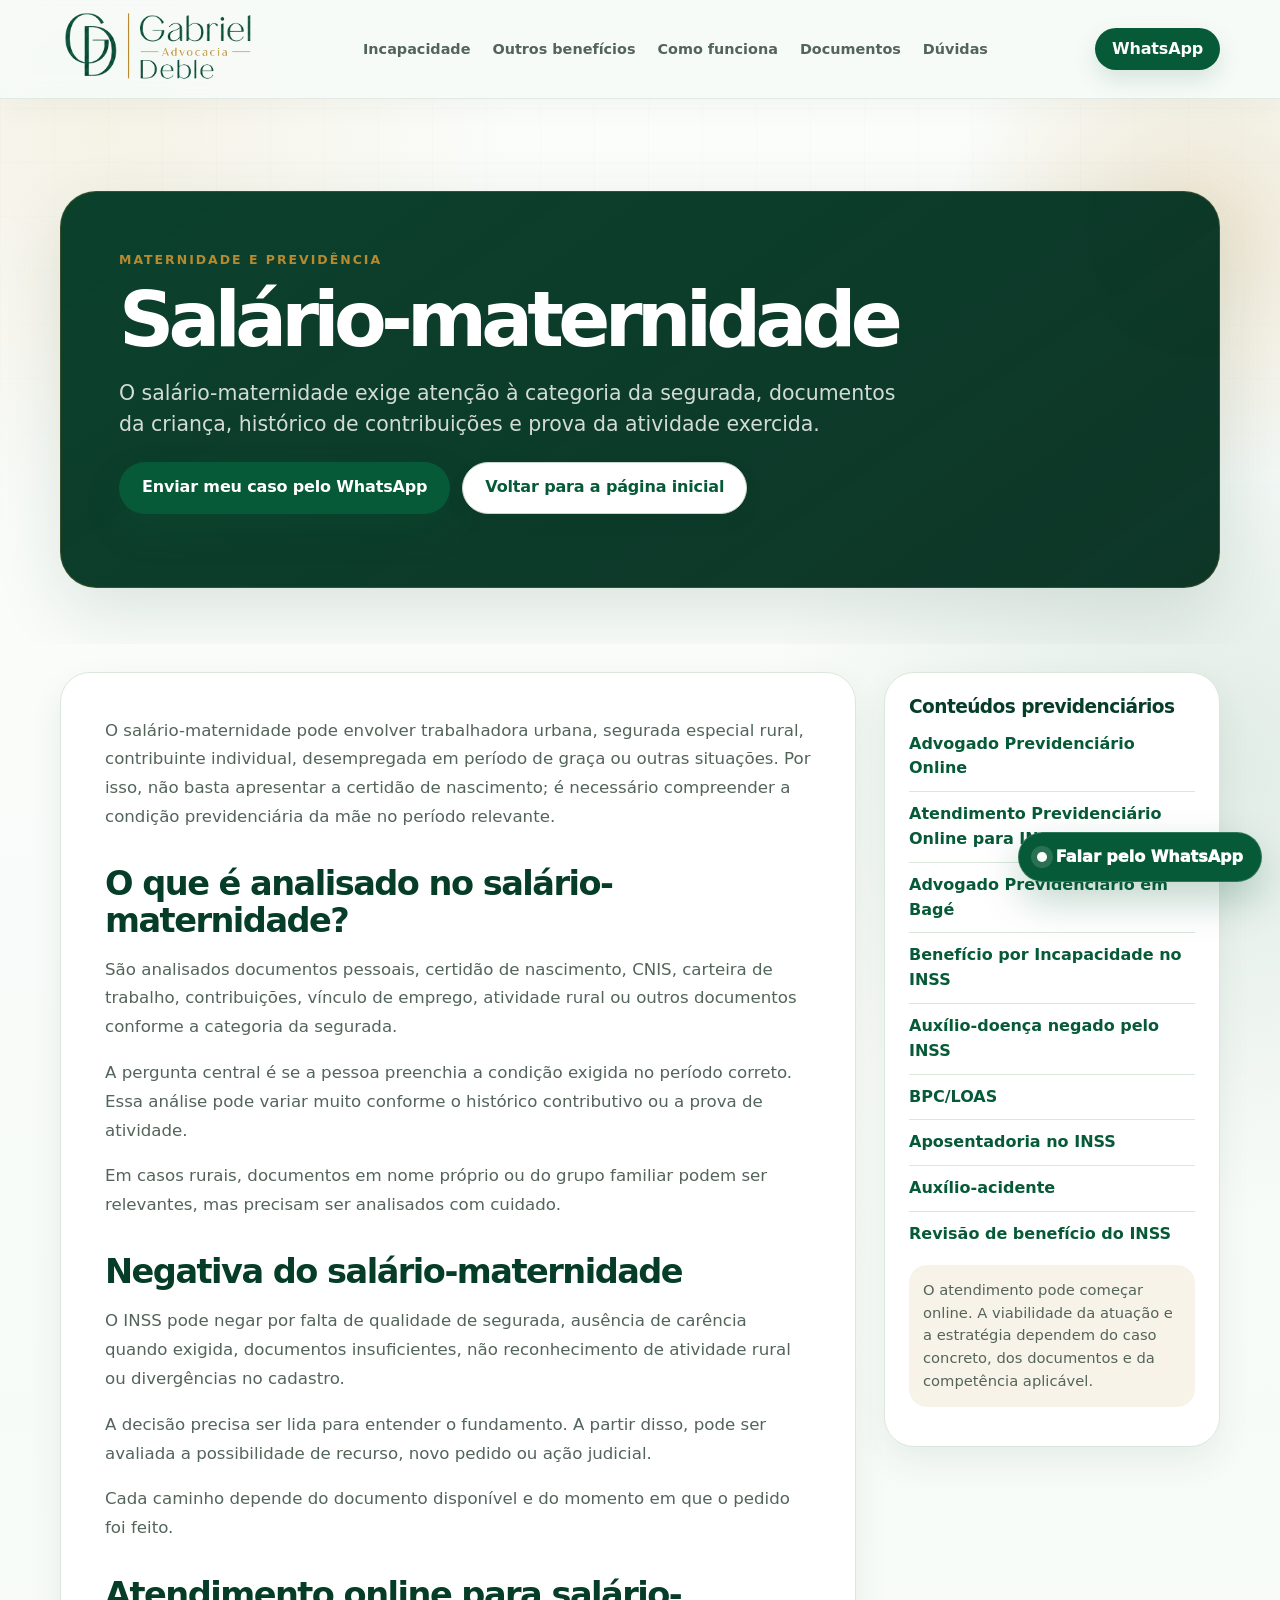
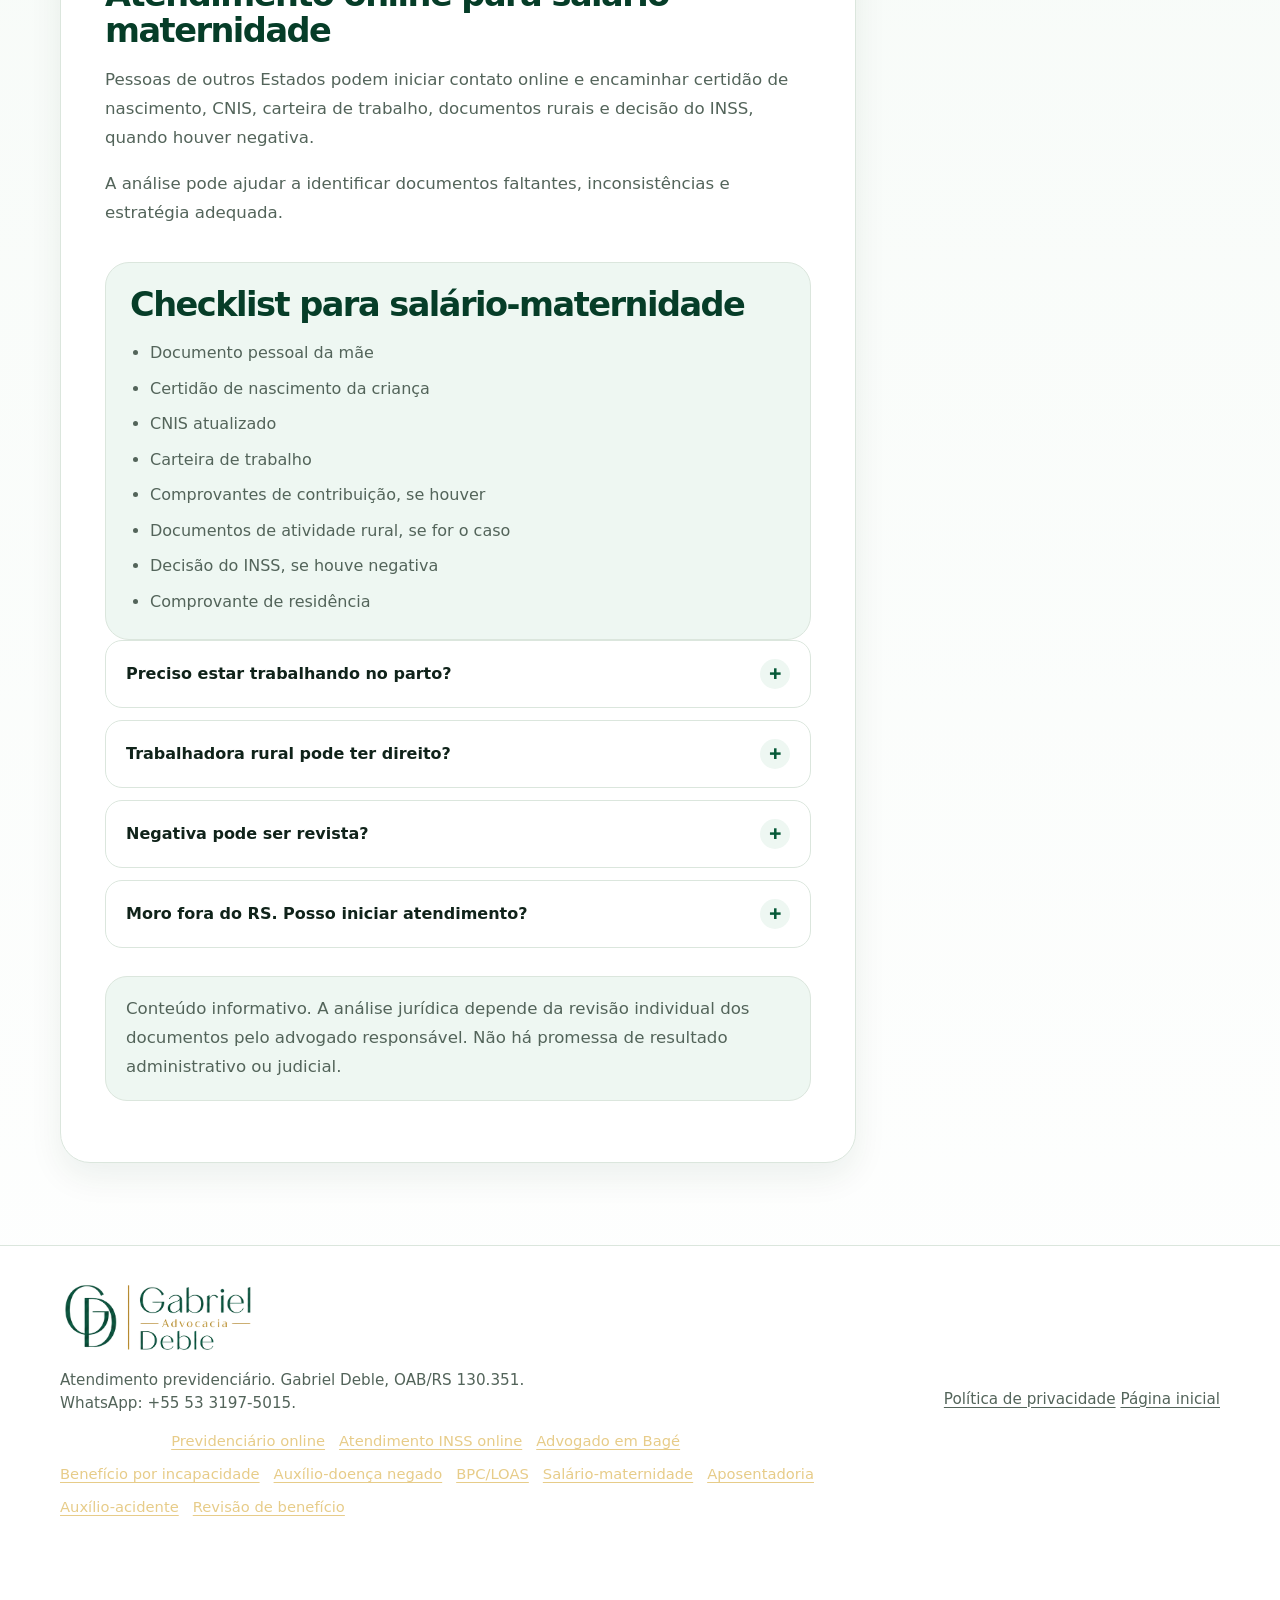
<file: salario-maternidade/index.html>
<!doctype html>
<html lang="pt-BR">
  <head>
    <meta charset="utf-8" />
    <meta name="viewport" content="width=device-width, initial-scale=1" />
    <title>Salário-maternidade no INSS | Documentos e negativa</title>
    <meta name="description" content="Salário-maternidade no INSS: qualidade de segurada, atividade urbana ou rural, documentos, contribuição e negativa do benefício." />
    <meta name="robots" content="index,follow,max-image-preview:large,max-snippet:-1,max-video-preview:-1" />
    <meta name="theme-color" content="#075a38" />
    <link rel="canonical" href="https://advgabrieldeble.com.br/salario-maternidade/" />
    <link rel="manifest" href="../site.webmanifest" />
    <link rel="icon" href="../favicon.svg" type="image/svg+xml" />

    <meta property="og:locale" content="pt_BR" />
    <meta property="og:type" content="article" />
    <meta property="og:site_name" content="Gabriel Deble Advocacia" />
    <meta property="og:title" content="Salário-maternidade no INSS | Documentos e negativa" />
    <meta property="og:description" content="Salário-maternidade no INSS: qualidade de segurada, atividade urbana ou rural, documentos, contribuição e negativa do benefício." />
    <meta property="og:url" content="https://advgabrieldeble.com.br/salario-maternidade/" />
    <meta property="og:image" content="https://advgabrieldeble.com.br/assets/gabriel-deble-og.png" />
    <meta property="og:image:width" content="1200" />
    <meta property="og:image:height" content="630" />

    <meta name="twitter:card" content="summary_large_image" />
    <meta name="twitter:title" content="Salário-maternidade no INSS | Documentos e negativa" />
    <meta name="twitter:description" content="Salário-maternidade no INSS: qualidade de segurada, atividade urbana ou rural, documentos, contribuição e negativa do benefício." />
    <meta name="twitter:image" content="https://advgabrieldeble.com.br/assets/gabriel-deble-og.png" />

    <link rel="stylesheet" href="../styles.css?v=14-premium" />
    <link rel="stylesheet" href="../seo-legal.css?v=151" />

    <script type="application/ld+json">
[
  {
    "@context": "https://schema.org",
    "@type": "LegalService",
    "@id": "https://advgabrieldeble.com.br/#legalservice",
    "name": "Gabriel Deble Advocacia",
    "url": "https://advgabrieldeble.com.br/",
    "logo": "https://advgabrieldeble.com.br/assets/logo-compact.png",
    "image": "https://advgabrieldeble.com.br/assets/gabriel-deble-og.png",
    "description": "Atendimento previdenciário online e presencial, com orientação sobre benefícios do INSS, negativas, revisões e demandas previdenciárias.",
    "telephone": "+555331975015",
    "areaServed": [
      {
        "@type": "Country",
        "name": "Brasil"
      },
      {
        "@type": "State",
        "name": "Rio Grande do Sul"
      },
      {
        "@type": "City",
        "name": "Bagé"
      }
    ],
    "priceRange": "$$",
    "founder": {
      "@type": "Person",
      "name": "Gabriel Deble",
      "jobTitle": "Advogado",
      "identifier": "OAB/RS 130.351"
    }
  },
  {
    "@context": "https://schema.org",
    "@type": "WebSite",
    "@id": "https://advgabrieldeble.com.br/#website",
    "name": "Gabriel Deble Advocacia",
    "url": "https://advgabrieldeble.com.br/",
    "publisher": {
      "@id": "https://advgabrieldeble.com.br/#legalservice"
    },
    "inLanguage": "pt-BR"
  },
  {
    "@context": "https://schema.org",
    "@type": "WebPage",
    "@id": "https://advgabrieldeble.com.br/salario-maternidade/#webpage",
    "url": "https://advgabrieldeble.com.br/salario-maternidade/",
    "name": "Salário-maternidade no INSS | Documentos e negativa",
    "description": "Salário-maternidade no INSS: qualidade de segurada, atividade urbana ou rural, documentos, contribuição e negativa do benefício.",
    "isPartOf": {
      "@id": "https://advgabrieldeble.com.br/#website"
    },
    "about": {
      "@id": "https://advgabrieldeble.com.br/#legalservice"
    },
    "inLanguage": "pt-BR",
    "dateModified": "2026-08-01"
  },
  {
    "@context": "https://schema.org",
    "@type": "BreadcrumbList",
    "itemListElement": [
      {
        "@type": "ListItem",
        "position": 1,
        "name": "Início",
        "item": "https://advgabrieldeble.com.br/"
      },
      {
        "@type": "ListItem",
        "position": 2,
        "name": "Salário-maternidade",
        "item": "https://advgabrieldeble.com.br/salario-maternidade/"
      }
    ]
  },
  {
    "@context": "https://schema.org",
    "@type": "FAQPage",
    "mainEntity": [
      {
        "@type": "Question",
        "name": "Preciso estar trabalhando no parto?",
        "acceptedAnswer": {
          "@type": "Answer",
          "text": "Depende da categoria de segurada, do histórico contributivo e das regras aplicáveis ao caso."
        }
      },
      {
        "@type": "Question",
        "name": "Trabalhadora rural pode ter direito?",
        "acceptedAnswer": {
          "@type": "Answer",
          "text": "Pode haver possibilidade, desde que a atividade rural e os demais requisitos sejam comprovados."
        }
      },
      {
        "@type": "Question",
        "name": "Negativa pode ser revista?",
        "acceptedAnswer": {
          "@type": "Answer",
          "text": "Pode ser analisada, especialmente quando há documentos que não foram considerados ou quando o motivo da negativa precisa ser discutido."
        }
      },
      {
        "@type": "Question",
        "name": "Moro fora do RS. Posso iniciar atendimento?",
        "acceptedAnswer": {
          "@type": "Answer",
          "text": "Pode iniciar contato online com envio dos documentos para análise de viabilidade."
        }
      }
    ]
  }
]
    </script>
    <script src="../script.js?v=14-premium" defer></script>
  </head>
  <body>
    <a class="skip-link" href="#conteudo">Pular para o conteúdo</a>

    <header class="topbar" aria-label="Topo da página">
      <div class="container topbar__inner">
        <a class="brand" href="../" aria-label="Gabriel Deble Advocacia — início">
          <img class="brand__logo" src="../assets/logo-compact.png" alt="Gabriel Deble Advocacia" />
        </a>

        <nav class="nav" aria-label="Navegação principal">
          <a href="../#situacoes">Incapacidade</a>
          <a href="../#outras-demandas">Outros benefícios</a>
          <a href="../#como-funciona">Como funciona</a>
          <a href="../#documentos">Documentos</a>
          <a href="../#duvidas">Dúvidas</a>
        </nav>

        <a class="button button--small" href="#" data-whatsapp="incapacidade" target="_blank" rel="noopener noreferrer">
          WhatsApp
        </a>
      </div>
    </header>

    <main id="conteudo">
      <section class="legal-hero">
        <div class="container">
          <div class="legal-hero__card">
            <p class="eyebrow">Maternidade e Previdência</p>
            <h1>Salário-maternidade</h1>
            <p class="legal-hero__lead">O salário-maternidade exige atenção à categoria da segurada, documentos da criança, histórico de contribuições e prova da atividade exercida.</p>
            <div class="hero__actions">
              <a class="button button--primary" href="#" data-whatsapp="incapacidade" target="_blank" rel="noopener noreferrer">
                Enviar meu caso pelo WhatsApp
              </a>
              <a class="button button--secondary" href="../">Voltar para a página inicial</a>
            </div>
          </div>
        </div>
      </section>

      <section class="legal-content">
        <div class="container legal-grid">
          <article class="legal-article">
            <p class="legal-intro">O salário-maternidade pode envolver trabalhadora urbana, segurada especial rural, contribuinte individual, desempregada em período de graça ou outras situações. Por isso, não basta apresentar a certidão de nascimento; é necessário compreender a condição previdenciária da mãe no período relevante.</p>

              <section>
                <h2>O que é analisado no salário-maternidade?</h2>
                <p>São analisados documentos pessoais, certidão de nascimento, CNIS, carteira de trabalho, contribuições, vínculo de emprego, atividade rural ou outros documentos conforme a categoria da segurada.</p>
                <p>A pergunta central é se a pessoa preenchia a condição exigida no período correto. Essa análise pode variar muito conforme o histórico contributivo ou a prova de atividade.</p>
                <p>Em casos rurais, documentos em nome próprio ou do grupo familiar podem ser relevantes, mas precisam ser analisados com cuidado.</p>
              </section>
              <section>
                <h2>Negativa do salário-maternidade</h2>
                <p>O INSS pode negar por falta de qualidade de segurada, ausência de carência quando exigida, documentos insuficientes, não reconhecimento de atividade rural ou divergências no cadastro.</p>
                <p>A decisão precisa ser lida para entender o fundamento. A partir disso, pode ser avaliada a possibilidade de recurso, novo pedido ou ação judicial.</p>
                <p>Cada caminho depende do documento disponível e do momento em que o pedido foi feito.</p>
              </section>
              <section>
                <h2>Atendimento online para salário-maternidade</h2>
                <p>Pessoas de outros Estados podem iniciar contato online e encaminhar certidão de nascimento, CNIS, carteira de trabalho, documentos rurais e decisão do INSS, quando houver negativa.</p>
                <p>A análise pode ajudar a identificar documentos faltantes, inconsistências e estratégia adequada.</p>
              </section>

            <section class="legal-checklist">
              <h2>Checklist para salário-maternidade</h2>
              <ul>
                <li>Documento pessoal da mãe</li>
                <li>Certidão de nascimento da criança</li>
                <li>CNIS atualizado</li>
                <li>Carteira de trabalho</li>
                <li>Comprovantes de contribuição, se houver</li>
                <li>Documentos de atividade rural, se for o caso</li>
                <li>Decisão do INSS, se houve negativa</li>
                <li>Comprovante de residência</li>
              </ul>
            </section>

            <div class="faq" aria-label="Dúvidas relacionadas">
              <details>
                <summary>Preciso estar trabalhando no parto?</summary>
                <p>Depende da categoria de segurada, do histórico contributivo e das regras aplicáveis ao caso.</p>
              </details>
              <details>
                <summary>Trabalhadora rural pode ter direito?</summary>
                <p>Pode haver possibilidade, desde que a atividade rural e os demais requisitos sejam comprovados.</p>
              </details>
              <details>
                <summary>Negativa pode ser revista?</summary>
                <p>Pode ser analisada, especialmente quando há documentos que não foram considerados ou quando o motivo da negativa precisa ser discutido.</p>
              </details>
              <details>
                <summary>Moro fora do RS. Posso iniciar atendimento?</summary>
                <p>Pode iniciar contato online com envio dos documentos para análise de viabilidade.</p>
              </details>
            </div>

            <p class="legal-note">
              Conteúdo informativo. A análise jurídica depende da revisão individual dos documentos pelo advogado responsável.
              Não há promessa de resultado administrativo ou judicial.
            </p>
          </article>

          <aside class="legal-aside" aria-label="Conteúdos previdenciários relacionados">
            <h2>Conteúdos previdenciários</h2>
            <ul>
                <li><a href="../advogado-previdenciario-online/">Advogado Previdenciário Online</a></li>
                <li><a href="../atendimento-previdenciario-inss-online/">Atendimento Previdenciário Online para INSS</a></li>
                <li><a href="../advogado-previdenciario-bage/">Advogado Previdenciário em Bagé</a></li>
                <li><a href="../beneficio-por-incapacidade-inss/">Benefício por Incapacidade no INSS</a></li>
                <li><a href="../auxilio-doenca-negado/">Auxílio-doença negado pelo INSS</a></li>
                <li><a href="../bpc-loas/">BPC/LOAS</a></li>
                <li><a href="../aposentadoria-inss/">Aposentadoria no INSS</a></li>
                <li><a href="../auxilio-acidente/">Auxílio-acidente</a></li>
                <li><a href="../revisao-de-beneficio-inss/">Revisão de benefício do INSS</a></li>
            </ul>
            <p class="aside-note">
              O atendimento pode começar online. A viabilidade da atuação e a estratégia dependem do caso concreto, dos documentos e da competência aplicável.
            </p>
          </aside>
        </div>
      </section>
    </main>

    <footer class="footer">
      <div class="container footer__grid">
        <div>
          <img class="footer__logo" src="../assets/logo-compact.png" alt="Gabriel Deble Advocacia" />
          <p>
            Atendimento previdenciário. Gabriel Deble, OAB/RS 130.351.
            <br />
            WhatsApp: +55 53 3197-5015.
          </p>
          <nav class="footer__seo-links" aria-label="Conteúdos previdenciários">
            <span>Conteúdos:</span>
            <a href="../advogado-previdenciario-online/">Previdenciário online</a>
            <a href="../atendimento-previdenciario-inss-online/">Atendimento INSS online</a>
            <a href="../advogado-previdenciario-bage/">Advogado em Bagé</a>
            <a href="../beneficio-por-incapacidade-inss/">Benefício por incapacidade</a>
            <a href="../auxilio-doenca-negado/">Auxílio-doença negado</a>
            <a href="../bpc-loas/">BPC/LOAS</a>
            <a href="../salario-maternidade/">Salário-maternidade</a>
            <a href="../aposentadoria-inss/">Aposentadoria</a>
            <a href="../auxilio-acidente/">Auxílio-acidente</a>
            <a href="../revisao-de-beneficio-inss/">Revisão de benefício</a>
          </nav>
        </div>
        <div class="footer__links">
          <a href="../privacidade/">Política de privacidade</a>
          <a href="../">Página inicial</a>
        </div>
      </div>
    </footer>

    <a class="whatsapp-float" href="#" data-whatsapp="incapacidade" target="_blank" rel="noopener noreferrer" aria-label="Falar pelo WhatsApp">
      Falar pelo WhatsApp
    </a>
  </body>
</html>
</file>
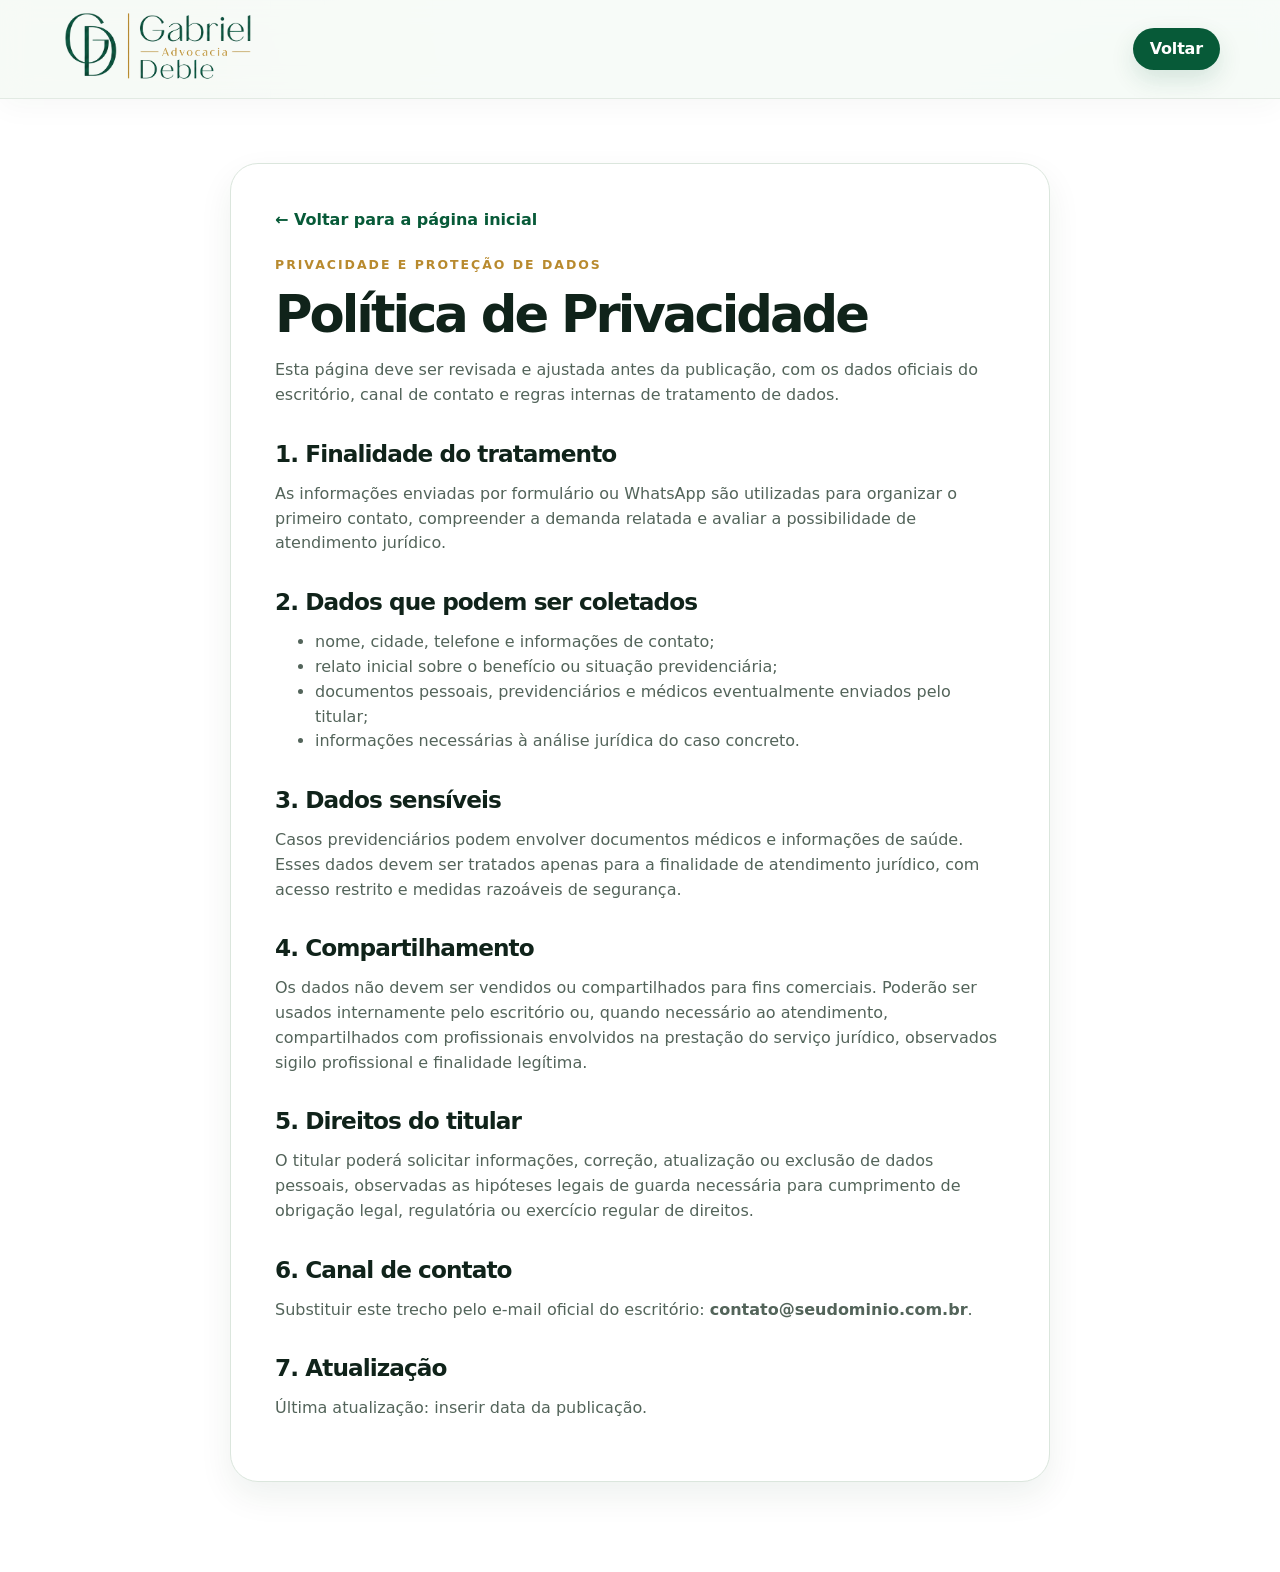
<file: privacidade.html>
<!doctype html>
<html lang="pt-BR">
<head>
  <meta charset="utf-8" />
  <meta name="viewport" content="width=device-width, initial-scale=1" />
  <title>Política de Privacidade | Gabriel Deble Advocacia</title>
  <meta name="robots" content="noindex,follow" />
  <meta name="theme-color" content="#075A38" />
  <link rel="icon" href="assets/logo-icon.png" type="image/png" />
  <link rel="stylesheet" href="styles.css" />
  <style>
    .privacy-page{background:#fff;padding:64px 0 90px}
    .privacy-content{max-width:860px;margin:auto;background:#fff;border:1px solid var(--line);border-radius:28px;padding:42px;box-shadow:var(--shadow-soft)}
    .privacy-content h1{font-size:clamp(2rem,4vw,3.4rem);line-height:1.02;margin-bottom:18px}
    .privacy-content h2{font-size:1.45rem;margin-top:34px}
    .privacy-content ul{color:var(--ink-soft)}
    .privacy-back{margin-bottom:22px;display:inline-flex;color:var(--green-800);font-weight:900}
  </style>
</head>
<body>
  <header class="topbar" aria-label="Topo da página">
    <div class="container topbar__inner">
      <a class="brand" href="index.html" aria-label="Gabriel Deble Advocacia — início">
        <img class="brand__logo" src="assets/logo-compact.png" width="196" height="86" alt="Gabriel Deble Advocacia" />
      </a>
      <a class="button button--small" href="index.html">Voltar</a>
    </div>
  </header>

  <main class="privacy-page">
    <div class="container privacy-content">
      <a class="privacy-back" href="index.html">← Voltar para a página inicial</a>
      <p class="eyebrow">Privacidade e proteção de dados</p>
      <h1>Política de Privacidade</h1>
      <p>Esta página deve ser revisada e ajustada antes da publicação, com os dados oficiais do escritório, canal de contato e regras internas de tratamento de dados.</p>

      <h2>1. Finalidade do tratamento</h2>
      <p>As informações enviadas por formulário ou WhatsApp são utilizadas para organizar o primeiro contato, compreender a demanda relatada e avaliar a possibilidade de atendimento jurídico.</p>

      <h2>2. Dados que podem ser coletados</h2>
      <ul>
        <li>nome, cidade, telefone e informações de contato;</li>
        <li>relato inicial sobre o benefício ou situação previdenciária;</li>
        <li>documentos pessoais, previdenciários e médicos eventualmente enviados pelo titular;</li>
        <li>informações necessárias à análise jurídica do caso concreto.</li>
      </ul>

      <h2>3. Dados sensíveis</h2>
      <p>Casos previdenciários podem envolver documentos médicos e informações de saúde. Esses dados devem ser tratados apenas para a finalidade de atendimento jurídico, com acesso restrito e medidas razoáveis de segurança.</p>

      <h2>4. Compartilhamento</h2>
      <p>Os dados não devem ser vendidos ou compartilhados para fins comerciais. Poderão ser usados internamente pelo escritório ou, quando necessário ao atendimento, compartilhados com profissionais envolvidos na prestação do serviço jurídico, observados sigilo profissional e finalidade legítima.</p>

      <h2>5. Direitos do titular</h2>
      <p>O titular poderá solicitar informações, correção, atualização ou exclusão de dados pessoais, observadas as hipóteses legais de guarda necessária para cumprimento de obrigação legal, regulatória ou exercício regular de direitos.</p>

      <h2>6. Canal de contato</h2>
      <p>Substituir este trecho pelo e-mail oficial do escritório: <strong>contato@seudominio.com.br</strong>.</p>

      <h2>7. Atualização</h2>
      <p>Última atualização: inserir data da publicação.</p>
    </div>
  </main>
</body>
</html>
</file>
<file: styles.css>
:root {
  --green-950: #042e1f;
  --green-900: #063d28;
  --green-800: #075a38;
  --green-700: #0b6b45;
  --green-100: #eef7f2;
  --green-050: #f7fbf8;
  --gold-700: #9c7224;
  --gold-600: #b88a2e;
  --gold-500: #c79a3c;
  --ink: #10231a;
  --ink-soft: #53645a;
  --surface: #ffffff;
  --muted: #f4f8f4;
  --line: #dbe6dd;
  --line-strong: #c9d7cc;
  --shadow: 0 24px 70px rgba(8, 55, 34, 0.12);
  --shadow-soft: 0 14px 34px rgba(8, 55, 34, 0.07);
  --radius: 28px;
  --container: 1160px;
}

* {
  box-sizing: border-box;
}

html {
  scroll-behavior: smooth;
}

body {
  margin: 0;
  background: var(--green-050);
  color: var(--ink);
  font-family:
    Inter, ui-sans-serif, system-ui, -apple-system, BlinkMacSystemFont, "Segoe UI",
    sans-serif;
  line-height: 1.55;
  text-rendering: optimizeLegibility;
  -webkit-font-smoothing: antialiased;
}

a {
  color: inherit;
  text-decoration: none;
}

button,
input,
select,
textarea {
  font: inherit;
}

button {
  color: inherit;
}

p {
  color: var(--ink-soft);
}

img {
  display: block;
  height: auto;
  max-width: 100%;
}

.container {
  margin-inline: auto;
  width: min(var(--container), calc(100% - 40px));
}

.skip-link {
  left: -999px;
  padding: 10px 14px;
  position: absolute;
  top: 10px;
  z-index: 99;
}

.skip-link:focus {
  left: 10px;
  border-radius: 10px;
  background: #fff;
}

.topbar {
  position: sticky;
  top: 0;
  z-index: 50;
  border-bottom: 1px solid rgba(219, 230, 221, 0.78);
  background: rgba(247, 251, 248, 0.9);
  backdrop-filter: blur(14px);
  box-shadow: 0 8px 28px rgba(10, 44, 28, 0.035);
}

.topbar__inner {
  align-items: center;
  display: flex;
  gap: 24px;
  height: 98px;
  justify-content: space-between;
}

.brand {
  align-items: center;
  display: inline-flex;
  min-width: 196px;
  padding-block: 6px;
}

.brand__logo,
.footer__logo {
  height: auto;
  object-fit: contain;
  width: 196px;
}

.nav {
  align-items: center;
  color: var(--ink-soft);
  display: flex;
  font-size: 0.9rem;
  font-weight: 750;
  gap: 22px;
}

.nav a {
  position: relative;
  transition: color 0.2s;
}

.nav a:hover {
  color: var(--green-800);
}

.nav a::after {
  background: var(--gold-600);
  bottom: -7px;
  content: "";
  height: 2px;
  left: 0;
  position: absolute;
  right: 0;
  transform: scaleX(0);
  transform-origin: left center;
  transition: transform 0.22s;
}

.nav a:hover::after {
  transform: scaleX(1);
}

.button {
  align-items: center;
  border: 1px solid transparent;
  border-radius: 999px;
  cursor: pointer;
  display: inline-flex;
  font-weight: 850;
  gap: 8px;
  justify-content: center;
  letter-spacing: -0.01em;
  min-height: 52px;
  padding: 0 22px;
  transition:
    transform 0.2s,
    box-shadow 0.2s,
    background 0.2s,
    border-color 0.2s;
}

.button:hover {
  transform: translateY(-2px);
}

.button--primary {
  background: var(--green-800);
  box-shadow: 0 16px 34px rgba(7, 90, 56, 0.22);
  color: #fff;
}

.button--primary:hover {
  background: var(--green-900);
}

.button--secondary {
  border-color: var(--line-strong);
  background: #fff;
  box-shadow: 0 8px 20px rgba(8, 55, 34, 0.06);
  color: var(--green-800);
}

.button--small {
  min-height: 42px;
  padding: 0 16px;
  background: var(--green-800);
  box-shadow: 0 10px 24px rgba(7, 90, 56, 0.14);
  color: #fff;
}

.button--full {
  width: 100%;
}

.button--light {
  background: #fff;
  box-shadow: 0 15px 38px rgba(0, 0, 0, 0.16);
  color: var(--green-800);
}

.button--outline-light {
  border-color: rgba(255, 255, 255, 0.45);
  background: rgba(255, 255, 255, 0.08);
  color: #fff;
}

.hero {
  position: relative;
  overflow: hidden;
  padding: 90px 0 60px;
  background:
    radial-gradient(circle at 78% 12%, rgba(184, 138, 46, 0.16), transparent 34%),
    linear-gradient(135deg, #fbfdfb 0%, #eef7f2 100%);
}

.hero::before {
  position: absolute;
  right: -180px;
  top: 35px;
  width: 480px;
  height: 480px;
  border: 1px solid rgba(184, 138, 46, 0.22);
  border-radius: 50%;
  content: "";
}

.hero::after {
  position: absolute;
  left: -240px;
  bottom: -260px;
  width: 560px;
  height: 560px;
  border-radius: 50%;
  background: rgba(7, 90, 56, 0.055);
  content: "";
}

.hero__grid {
  position: relative;
  z-index: 1;
  display: grid;
  align-items: center;
  grid-template-columns: 1.08fr 0.92fr;
  gap: 68px;
}

.eyebrow {
  margin: 0 0 14px;
  color: var(--gold-600);
  font-size: 0.78rem;
  font-weight: 900;
  letter-spacing: 0.16em;
  text-transform: uppercase;
}

.eyebrow--light {
  color: #e6c979;
}

h1 {
  margin: 0 0 20px;
  color: var(--ink);
  font-size: clamp(2.45rem, 5.6vw, 5.6rem);
  letter-spacing: -0.058em;
  line-height: 0.94;
}

h2 {
  margin: 0 0 16px;
  color: var(--ink);
  font-size: clamp(1.9rem, 3.4vw, 3.18rem);
  letter-spacing: -0.04em;
  line-height: 1.03;
}

h3 {
  margin: 0 0 8px;
  color: var(--ink);
  font-size: 1.16rem;
}

.hero__lead {
  max-width: 710px;
  margin: 0 0 28px;
  color: var(--ink-soft);
  font-size: clamp(1.05rem, 1.7vw, 1.28rem);
}

.hero__actions {
  display: flex;
  flex-wrap: wrap;
  gap: 12px;
  margin-bottom: 15px;
}

.secondary-entry {
  align-items: center;
  display: flex;
  flex-wrap: wrap;
  gap: 7px;
  margin: 0 0 20px;
  color: var(--ink-soft);
  font-size: 0.94rem;
}

.secondary-entry > span:first-child {
  font-weight: 750;
}

.secondary-entry button {
  border: 0;
  border-bottom: 1px solid rgba(7, 90, 56, 0.38);
  background: transparent;
  color: var(--green-800);
  cursor: pointer;
  font-weight: 850;
  padding: 2px 1px;
}

.secondary-entry button:hover {
  border-bottom-color: var(--gold-600);
  color: var(--green-900);
}

.secondary-entry__divider {
  color: var(--gold-600);
}

.notice {
  align-items: flex-start;
  display: inline-flex;
  gap: 10px;
  max-width: 690px;
  margin: 0;
  padding: 13px 16px;
  border: 1px solid rgba(184, 138, 46, 0.28);
  border-radius: 16px;
  background: rgba(255, 255, 255, 0.72);
  color: #5b5136;
  font-size: 0.92rem;
}

.notice::before {
  width: 9px;
  height: 9px;
  margin-top: 7px;
  border-radius: 50%;
  background: var(--gold-600);
  content: "";
  flex: 0 0 auto;
}

.hero-panel {
  position: relative;
  overflow: hidden;
  padding: 30px;
  border: 1px solid rgba(219, 230, 221, 0.96);
  border-radius: var(--radius);
  background: rgba(255, 255, 255, 0.84);
  box-shadow: var(--shadow);
  backdrop-filter: blur(14px);
}

.hero-panel--photo {
  padding: 18px;
}

.hero-panel__content {
  padding: 12px 12px 6px;
}

.portrait-card {
  position: relative;
  overflow: hidden;
  margin-bottom: 16px;
  border: 1px solid rgba(219, 230, 221, 0.96);
  border-radius: 24px;
  background: #e7ece8;
}

.portrait-card__image {
  width: 100%;
  aspect-ratio: 4 / 5;
  object-fit: cover;
  object-position: center 18%;
}

.portrait-card__badge {
  position: absolute;
  right: 16px;
  bottom: 16px;
  left: 16px;
  padding: 14px 16px;
  border: 1px solid rgba(219, 230, 221, 0.92);
  border-radius: 18px;
  background: rgba(255, 255, 255, 0.9);
  box-shadow: 0 10px 26px rgba(8, 55, 34, 0.1);
  backdrop-filter: blur(10px);
}

.portrait-card__badge strong,
.portrait-card__badge span {
  display: block;
}

.portrait-card__badge span {
  margin-top: 4px;
  color: var(--ink-soft);
  font-size: 0.92rem;
  line-height: 1.4;
}

.hero-panel__top {
  display: flex;
  gap: 14px;
  margin-bottom: 22px;
}

.hero-panel__top strong,
.hero-panel__top span {
  display: block;
}

.hero-panel__top strong {
  font-size: 1.08rem;
}

.hero-panel__top span {
  color: var(--ink-soft);
  font-size: 0.94rem;
}

.checklist {
  display: grid;
  gap: 14px;
  margin: 0;
  padding: 0;
  list-style: none;
}

.checklist li {
  display: grid;
  grid-template-columns: 22px 1fr;
  gap: 11px;
  color: var(--ink-soft);
}

.checklist li::before {
  width: 22px;
  height: 22px;
  border-radius: 50%;
  background: var(--green-100);
  color: var(--green-800);
  content: "✓";
  display: grid;
  font-size: 0.8rem;
  font-weight: 950;
  place-items: center;
}

.mini-card {
  margin-top: 24px;
  padding: 16px;
  border: 1px solid rgba(184, 138, 46, 0.24);
  border-radius: 18px;
  background: #fffdf8;
}

.mini-card span,
.mini-card small {
  display: block;
}

.mini-card span {
  color: var(--green-800);
  font-weight: 900;
}

.mini-card small {
  margin-top: 3px;
  color: var(--ink-soft);
}

.trustbar {
  border-top: 1px solid var(--line);
  border-bottom: 1px solid var(--line);
  background: #fff;
}

.trustbar__inner {
  display: grid;
  grid-template-columns: repeat(5, 1fr);
}

.trustbar span {
  align-items: center;
  border-right: 1px solid var(--line);
  color: var(--green-800);
  display: flex;
  font-size: 0.93rem;
  font-weight: 900;
  justify-content: center;
  min-height: 68px;
  text-align: center;
}

.trustbar span:last-child {
  border-right: 0;
}

.section {
  padding: 82px 0;
}

.section--compact {
  padding: 54px 0 82px;
}

.section--muted {
  background: var(--muted);
}

.section--accent {
  position: relative;
  overflow: hidden;
  background: linear-gradient(135deg, var(--green-800), var(--green-900));
  color: #fff;
}

.section--accent::before {
  position: absolute;
  right: -180px;
  top: -160px;
  width: 430px;
  height: 430px;
  border-radius: 50%;
  background: rgba(184, 138, 46, 0.13);
  content: "";
}

.section--accent h2 {
  color: #fff;
}

.section--accent p {
  color: rgba(255, 255, 255, 0.78);
}

.section-heading {
  max-width: 790px;
  margin-bottom: 32px;
}

.section-heading--center {
  margin-inline: auto;
  text-align: center;
}

.section__lead {
  max-width: 600px;
  font-size: 1.06rem;
}

.cards {
  display: grid;
  gap: 18px;
}

.cards--three {
  grid-template-columns: repeat(3, 1fr);
}

.cards--four {
  grid-template-columns: repeat(4, 1fr);
}

.card {
  position: relative;
  overflow: hidden;
  padding: 25px;
  border: 1px solid var(--line);
  border-radius: 22px;
  background: var(--surface);
  box-shadow: var(--shadow-soft);
  transition:
    transform 0.24s,
    box-shadow 0.24s,
    border-color 0.24s;
}

.card:hover {
  border-color: rgba(184, 138, 46, 0.42);
  box-shadow: 0 18px 42px rgba(10, 44, 28, 0.09);
  transform: translateY(-3px);
}

.card p {
  margin: 0;
}

.card--highlight {
  padding-top: 62px;
}

.card__icon {
  position: absolute;
  left: 25px;
  top: 22px;
  align-items: center;
  display: inline-flex;
  justify-content: center;
  width: 42px;
  height: 30px;
  border-radius: 999px;
  background: var(--green-100);
  color: var(--green-800);
  font-size: 0.78rem;
  font-weight: 950;
  letter-spacing: 0.06em;
}

.card--soft {
  background: rgba(255, 255, 255, 0.82);
  box-shadow: none;
}

.route-box {
  display: grid;
  grid-template-columns: 0.82fr 1.18fr;
  gap: 48px;
  padding: 38px;
  border: 1px solid rgba(184, 138, 46, 0.25);
  border-radius: 30px;
  background:
    radial-gradient(circle at 0 100%, rgba(7, 90, 56, 0.07), transparent 36%),
    #fff;
  box-shadow: var(--shadow-soft);
}

.route-box__intro h2 {
  font-size: clamp(1.8rem, 3vw, 2.75rem);
}

.route-box__intro p:last-child {
  margin-bottom: 0;
}

.route-options {
  display: grid;
  gap: 14px;
  grid-template-columns: 1fr 1fr;
}

.route-card {
  align-items: flex-start;
  border: 1px solid var(--line);
  border-radius: 22px;
  background: var(--green-050);
  cursor: pointer;
  display: flex;
  flex-direction: column;
  min-height: 260px;
  padding: 24px;
  text-align: left;
  transition:
    transform 0.22s,
    border-color 0.22s,
    box-shadow 0.22s;
}

.route-card--soft {
  background: #fffaf0;
}

.route-card:hover {
  border-color: rgba(184, 138, 46, 0.48);
  box-shadow: 0 14px 34px rgba(8, 55, 34, 0.08);
  transform: translateY(-3px);
}

.route-card__label {
  margin-bottom: 18px;
  color: var(--gold-700);
  font-size: 0.74rem;
  font-weight: 900;
  letter-spacing: 0.12em;
  text-transform: uppercase;
}

.route-card strong {
  color: var(--ink);
  font-size: 1.16rem;
  line-height: 1.25;
}

.route-card small {
  margin-top: 10px;
  color: var(--ink-soft);
  font-size: 0.92rem;
  line-height: 1.5;
}

.route-card__action {
  margin-top: auto;
  padding-top: 22px;
  color: var(--green-800);
  font-weight: 900;
}

.split {
  align-items: start;
  display: grid;
  grid-template-columns: 0.82fr 1.18fr;
  gap: 58px;
}

.split--center {
  align-items: center;
}

.steps {
  counter-reset: item;
  display: grid;
  gap: 16px;
  margin: 0;
  padding: 0;
  list-style: none;
}

.steps li {
  position: relative;
  counter-increment: item;
  padding: 22px 22px 22px 72px;
  border: 1px solid var(--line);
  border-radius: 20px;
  background: #fff;
  box-shadow: 0 8px 20px rgba(8, 55, 34, 0.04);
}

.steps li::before {
  position: absolute;
  left: 22px;
  top: 22px;
  display: grid;
  width: 36px;
  height: 36px;
  border-radius: 12px;
  background: var(--green-100);
  color: var(--green-800);
  content: counter(item);
  font-weight: 950;
  place-items: center;
}

.steps span {
  display: block;
  margin-top: 3px;
  color: var(--ink-soft);
}

.proof-box {
  display: grid;
  grid-template-columns: 0.7fr 1.3fr;
  gap: 26px;
  padding: 36px;
  border: 1px solid var(--line);
  border-radius: var(--radius);
  background: #fff;
  box-shadow: var(--shadow);
}

.proof-box p {
  margin: 0;
  font-size: 1.08rem;
}

.form-grid {
  position: relative;
  z-index: 1;
  align-items: start;
  display: grid;
  grid-template-columns: 0.86fr 1.14fr;
  gap: 48px;
}

.form-assurance {
  display: grid;
  gap: 5px;
  max-width: 560px;
  padding: 18px;
  border: 1px solid rgba(230, 201, 121, 0.35);
  border-radius: 18px;
  background: rgba(255, 255, 255, 0.08);
}

.form-assurance strong {
  color: #fff;
}

.form-assurance span {
  color: rgba(255, 255, 255, 0.78);
}

.lead-form {
  display: grid;
  gap: 12px;
  padding: 28px;
  border-radius: var(--radius);
  background: #fff;
  box-shadow: 0 24px 70px rgba(0, 0, 0, 0.18);
  color: var(--ink);
}

.lead-form label {
  font-size: 0.94rem;
  font-weight: 800;
}

.lead-form input,
.lead-form select,
.lead-form textarea {
  width: 100%;
  padding: 13px 14px;
  border: 1px solid #d5e1d8;
  border-radius: 14px;
  background: #fff;
  color: var(--ink);
}

.lead-form input:focus,
.lead-form select:focus,
.lead-form textarea:focus {
  border-color: var(--gold-600);
  outline: 3px solid rgba(184, 138, 46, 0.25);
}

.checkbox {
  align-items: start;
  display: grid !important;
  grid-template-columns: 20px 1fr;
  gap: 10px;
  margin: 8px 0;
  color: var(--ink-soft);
  font-weight: 500 !important;
}

.checkbox input {
  width: 18px;
  height: 18px;
  margin-top: 3px;
}

.form-note {
  margin: 0;
  color: var(--ink-soft) !important;
  font-size: 0.9rem;
  text-align: center;
}

.faq {
  display: grid;
  gap: 12px;
  max-width: 900px;
}

details {
  padding: 18px 20px;
  border: 1px solid var(--line);
  border-radius: 17px;
  background: #fff;
}

summary {
  color: var(--ink);
  cursor: pointer;
  font-weight: 900;
}

details p {
  margin: 12px 0 0;
}

.final-cta {
  padding-top: 64px;
}

.final-cta__box {
  position: relative;
  overflow: hidden;
  padding: 50px 24px;
  border-radius: 30px;
  background: linear-gradient(135deg, var(--green-800), var(--green-900));
  box-shadow: var(--shadow);
  color: #fff;
  text-align: center;
}

.final-cta__box::before {
  position: absolute;
  right: -110px;
  top: -110px;
  width: 270px;
  height: 270px;
  border-radius: 50%;
  background: rgba(184, 138, 46, 0.18);
  content: "";
}

.final-cta__box > * {
  position: relative;
  z-index: 1;
}

.final-cta__box h2 {
  color: #fff;
}

.final-cta__box p {
  max-width: 720px;
  margin: 0 auto 24px;
  color: rgba(255, 255, 255, 0.78);
}

.final-cta__actions {
  display: flex;
  flex-wrap: wrap;
  gap: 12px;
  justify-content: center;
}

.footer {
  padding: 34px 0 96px;
  border-top: 1px solid var(--line);
  background: #fff;
  color: var(--ink-soft);
  font-size: 0.95rem;
}

.footer__grid {
  align-items: center;
  display: flex;
  gap: 24px;
  justify-content: space-between;
}

.footer__logo {
  margin-bottom: 8px;
}

.footer p {
  max-width: 620px;
  margin: 6px 0 0;
}

.footer a {
  text-decoration: underline;
  text-underline-offset: 3px;
}

.footer__links {
  white-space: nowrap;
}

.whatsapp-float {
  position: fixed;
  right: 18px;
  bottom: 18px;
  z-index: 45;
  align-items: center;
  display: inline-flex;
  justify-content: center;
  min-height: 50px;
  padding: 0 18px;
  border: 1px solid rgba(255, 255, 255, 0.16);
  border-radius: 999px;
  background: var(--green-800);
  box-shadow: 0 18px 40px rgba(7, 90, 56, 0.26);
  color: #fff;
  font-weight: 950;
  transition:
    transform 0.2s,
    background 0.2s;
}

.whatsapp-float:hover {
  background: var(--green-900);
  transform: translateY(-2px);
}

.whatsapp-float::before {
  width: 10px;
  height: 10px;
  margin-right: 9px;
  border-radius: 50%;
  background: #fff;
  box-shadow: 0 0 0 6px rgba(255, 255, 255, 0.14);
  content: "";
}

.privacy-page {
  min-height: 100vh;
  padding: 72px 0;
  background:
    radial-gradient(circle at 90% 10%, rgba(184, 138, 46, 0.12), transparent 32%),
    var(--green-050);
}

.privacy-page .container {
  max-width: 820px;
  padding: 44px;
  border: 1px solid var(--line);
  border-radius: var(--radius);
  background: #fff;
  box-shadow: var(--shadow-soft);
}

.privacy-page h1 {
  font-size: clamp(2.3rem, 6vw, 4.8rem);
}

.privacy-page h2 {
  margin-top: 34px;
  font-size: 1.55rem;
}

.privacy-page__back {
  display: inline-flex;
  margin-bottom: 32px;
  color: var(--green-800);
  font-weight: 850;
}

.button:focus-visible,
a:focus-visible,
button:focus-visible,
summary:focus-visible,
input:focus-visible,
select:focus-visible,
textarea:focus-visible {
  outline: 3px solid rgba(184, 138, 46, 0.38);
  outline-offset: 3px;
}

@media (max-width: 1040px) {
  .nav {
    display: none;
  }

  .hero {
    padding: 64px 0 42px;
  }

  .hero__grid,
  .split,
  .proof-box,
  .form-grid,
  .route-box {
    grid-template-columns: 1fr;
    gap: 30px;
  }

  .cards--three,
  .cards--four {
    grid-template-columns: 1fr 1fr;
  }

  .trustbar__inner {
    grid-template-columns: repeat(2, 1fr);
  }

  .trustbar span {
    border-bottom: 1px solid var(--line);
  }

  .trustbar span:nth-child(2n) {
    border-right: 0;
  }

  .trustbar span:last-child {
    grid-column: 1 / -1;
    border-bottom: 0;
  }
}

@media (max-width: 640px) {
  .container {
    width: min(calc(100% - 30px), var(--container));
  }

  .topbar__inner {
    height: 84px;
  }

  .brand {
    min-width: 168px;
    padding-block: 4px;
  }

  .brand__logo {
    width: 168px;
  }

  .button--small {
    display: none;
  }

  h1 {
    font-size: clamp(2.6rem, 14vw, 4rem);
  }

  .hero__actions,
  .final-cta__actions {
    display: grid;
  }

  .hero__actions .button,
  .final-cta__actions .button {
    width: 100%;
  }

  .secondary-entry {
    align-items: flex-start;
    flex-direction: column;
    gap: 5px;
  }

  .secondary-entry__divider {
    display: none;
  }

  .cards--three,
  .cards--four,
  .route-options {
    grid-template-columns: 1fr;
  }

  .route-box {
    padding: 24px;
  }

  .route-card {
    min-height: 230px;
  }

  .section {
    padding: 60px 0;
  }

  .section--compact {
    padding: 38px 0 60px;
  }

  .proof-box,
  .lead-form,
  .hero-panel {
    padding: 22px;
  }

  .steps li {
    padding: 20px 18px 20px 62px;
  }

  .steps li::before {
    left: 18px;
    top: 20px;
  }

  .trustbar__inner {
    grid-template-columns: 1fr;
  }

  .trustbar span {
    border-right: 0;
    border-bottom: 1px solid var(--line);
  }

  .trustbar span:last-child {
    grid-column: auto;
  }

  .footer {
    padding-bottom: 112px;
  }

  .footer__grid {
    align-items: flex-start;
    display: grid;
  }

  .whatsapp-float {
    right: 16px;
    bottom: 14px;
    left: 16px;
    width: auto;
  }

  .privacy-page {
    padding: 24px 0;
  }

  .privacy-page .container {
    padding: 26px 22px;
  }
}



/* ===== Camada premium v14: movimento, profundidade e acabamento ===== */
:root {
  --ease-luxury: cubic-bezier(0.16, 1, 0.3, 1);
  --ease-standard: cubic-bezier(0.22, 0.61, 0.36, 1);
  --shadow-premium: 0 34px 92px rgba(4, 46, 31, 0.16);
  --shadow-premium-soft: 0 22px 58px rgba(4, 46, 31, 0.10);
  --glass-line: rgba(255, 255, 255, 0.52);
}

::selection {
  background: rgba(184, 138, 46, 0.28);
  color: var(--green-950);
}

body {
  background:
    radial-gradient(circle at 8% 4%, rgba(199, 154, 60, 0.11), transparent 26rem),
    radial-gradient(circle at 94% 24%, rgba(7, 90, 56, 0.10), transparent 28rem),
    linear-gradient(180deg, #fbfdfb 0%, var(--green-050) 44%, #ffffff 100%);
}

body::before {
  position: fixed;
  inset: 0;
  z-index: -1;
  pointer-events: none;
  content: "";
  background-image:
    linear-gradient(rgba(4, 46, 31, 0.025) 1px, transparent 1px),
    linear-gradient(90deg, rgba(4, 46, 31, 0.022) 1px, transparent 1px);
  background-size: 54px 54px;
  mask-image: linear-gradient(to bottom, rgba(0, 0, 0, 0.62), transparent 72%);
}

.scroll-progress {
  position: fixed;
  top: 0;
  left: 0;
  z-index: 100;
  width: 100%;
  height: 3px;
  background: linear-gradient(90deg, var(--gold-700), var(--gold-500), var(--green-700));
  box-shadow: 0 0 18px rgba(184, 138, 46, 0.46);
  transform: scaleX(0);
  transform-origin: left center;
  will-change: transform;
}

.topbar,
.topbar__inner,
.brand__logo {
  transition:
    height 0.36s var(--ease-luxury),
    width 0.36s var(--ease-luxury),
    background 0.36s var(--ease-standard),
    box-shadow 0.36s var(--ease-standard),
    border-color 0.36s var(--ease-standard),
    transform 0.36s var(--ease-luxury);
}

.topbar.is-scrolled {
  border-bottom-color: rgba(201, 215, 204, 0.82);
  background: rgba(255, 255, 255, 0.82);
  box-shadow: 0 18px 46px rgba(10, 44, 28, 0.08);
}

.topbar.is-scrolled .topbar__inner {
  height: 78px;
}

.topbar.is-scrolled .brand__logo {
  width: 174px;
}

.button {
  position: relative;
  isolation: isolate;
  overflow: hidden;
  transform: translateZ(0);
  transition:
    transform 0.32s var(--ease-luxury),
    box-shadow 0.32s var(--ease-luxury),
    background 0.22s,
    border-color 0.22s,
    color 0.22s;
}

.button::after {
  position: absolute;
  inset: -70% auto -70% -45%;
  z-index: -1;
  width: 42%;
  content: "";
  background: linear-gradient(90deg, transparent, rgba(255, 255, 255, 0.42), transparent);
  transform: translateX(-130%) rotate(18deg);
  transition: transform 0.7s var(--ease-luxury);
}

.button:hover::after {
  transform: translateX(470%) rotate(18deg);
}

.button:hover {
  box-shadow: 0 22px 52px rgba(7, 90, 56, 0.20);
  transform: translateY(-3px) scale(1.012);
}

.button:active {
  transform: translateY(-1px) scale(0.992);
}

.hero {
  min-height: calc(100vh - 98px);
  display: grid;
  align-items: center;
  background:
    radial-gradient(circle at 72% 12%, rgba(184, 138, 46, 0.18), transparent 32rem),
    radial-gradient(circle at 15% 82%, rgba(7, 90, 56, 0.10), transparent 30rem),
    linear-gradient(135deg, #fff 0%, #f7fbf8 44%, #eef7f2 100%);
}

.hero::before {
  animation: premiumOrb 14s ease-in-out infinite alternate;
}

.hero::after {
  animation: premiumOrb 18s ease-in-out infinite alternate-reverse;
}

.hero__content > * {
  animation: heroRise 0.82s var(--ease-luxury) both;
}

.hero__content > *:nth-child(2) { animation-delay: 0.07s; }
.hero__content > *:nth-child(3) { animation-delay: 0.14s; }
.hero__content > *:nth-child(4) { animation-delay: 0.21s; }
.hero__content > *:nth-child(5) { animation-delay: 0.28s; }
.hero__content > *:nth-child(6) { animation-delay: 0.35s; }

.hero-panel {
  animation: panelIn 0.95s var(--ease-luxury) 0.20s both;
  border-color: rgba(255, 255, 255, 0.70);
  box-shadow: var(--shadow-premium);
}


.proof-box,
.route-box,
.final-cta__box,
.hero-panel {
  position: relative;
  overflow: hidden;
}

.hero-panel::before,
.final-cta__box::after,
.proof-box::after,
.route-box::after {
  position: absolute;
  inset: 0;
  pointer-events: none;
  content: "";
  background: linear-gradient(135deg, rgba(255,255,255,0.50), transparent 34%, rgba(184,138,46,0.10));
  opacity: 0.72;
}

.hero-panel > *,
.final-cta__box > *,
.proof-box > *,
.route-box > * {
  position: relative;
  z-index: 1;
}

.portrait-card {
  box-shadow: 0 22px 56px rgba(4, 46, 31, 0.10);
  transform: translateZ(0);
  transition:
    transform 0.55s var(--ease-luxury),
    box-shadow 0.55s var(--ease-luxury),
    border-color 0.55s var(--ease-luxury);
}

.portrait-card::after {
  position: absolute;
  inset: 0;
  pointer-events: none;
  content: "";
  background:
    linear-gradient(180deg, transparent 46%, rgba(4, 46, 31, 0.22)),
    radial-gradient(circle at 22% 12%, rgba(255, 255, 255, 0.34), transparent 22rem);
}

.hero-panel:hover .portrait-card {
  border-color: rgba(184, 138, 46, 0.38);
  box-shadow: 0 32px 82px rgba(4, 46, 31, 0.15);
  transform: translateY(-4px) scale(1.006);
}

.portrait-card__badge {
  z-index: 1;
  border-color: rgba(255, 255, 255, 0.72);
  background: rgba(255, 255, 255, 0.84);
}

.trustbar {
  position: relative;
  overflow: hidden;
  background: rgba(255, 255, 255, 0.92);
  backdrop-filter: blur(10px);
}

.trustbar::before {
  position: absolute;
  inset: 0;
  pointer-events: none;
  content: "";
  background: linear-gradient(90deg, transparent, rgba(184, 138, 46, 0.08), transparent);
  transform: translateX(-100%);
  animation: trustSweep 9s ease-in-out infinite;
}

.card,
.route-card,
.steps li,
details,
.lead-form,
.proof-box,
.route-box,
.final-cta__box,
.form-assurance {
  transition:
    transform 0.42s var(--ease-luxury),
    box-shadow 0.42s var(--ease-luxury),
    border-color 0.32s var(--ease-standard),
    background 0.32s var(--ease-standard),
    opacity 0.7s var(--ease-luxury),
    filter 0.7s var(--ease-luxury);
}

.card,
.route-card,
.steps li,
details {
  will-change: transform;
}

.card::before,
.route-card::before,
.steps li::after,
details::before {
  position: absolute;
  inset: 0 0 auto;
  height: 1px;
  content: "";
  background: linear-gradient(90deg, transparent, rgba(184, 138, 46, 0.42), transparent);
  opacity: 0;
  transition: opacity 0.28s var(--ease-standard);
}

.card:hover::before,
.route-card:hover::before,
.steps li:hover::after,
details:hover::before {
  opacity: 1;
}

.card:hover,
.route-card:hover,
.steps li:hover,
details:hover {
  border-color: rgba(184, 138, 46, 0.44);
  box-shadow: var(--shadow-premium-soft);
  transform: translateY(-5px);
}

.steps li,
details {
  overflow: hidden;
}

.route-card__action {
  transition: transform 0.28s var(--ease-luxury), color 0.22s;
}

.route-card:hover .route-card__action {
  color: var(--gold-700);
  transform: translateX(5px);
}

.lead-form {
  border: 1px solid rgba(255, 255, 255, 0.72);
  box-shadow: 0 34px 92px rgba(0, 0, 0, 0.20);
}

.lead-form input,
.lead-form select,
.lead-form textarea {
  transition:
    border-color 0.22s,
    box-shadow 0.22s,
    transform 0.22s,
    background 0.22s;
}

.lead-form input:hover,
.lead-form select:hover,
.lead-form textarea:hover {
  border-color: rgba(184, 138, 46, 0.52);
}

.lead-form input:focus,
.lead-form select:focus,
.lead-form textarea:focus {
  box-shadow: 0 10px 26px rgba(4, 46, 31, 0.08);
  transform: translateY(-1px);
}

.faq details {
  position: relative;
}

.faq summary {
  list-style: none;
  display: flex;
  align-items: center;
  justify-content: space-between;
  gap: 18px;
}

.faq summary::-webkit-details-marker {
  display: none;
}

.faq summary::after {
  width: 30px;
  height: 30px;
  border-radius: 999px;
  display: grid;
  flex: 0 0 auto;
  place-items: center;
  content: "+";
  background: var(--green-100);
  color: var(--green-800);
  font-weight: 950;
  transition: transform 0.3s var(--ease-luxury), background 0.22s, color 0.22s;
}

.faq details[open] summary::after {
  background: var(--green-800);
  color: #fff;
  transform: rotate(45deg);
}

.final-cta__box {
  position: relative;
  isolation: isolate;
  background:
    radial-gradient(circle at 82% 0%, rgba(230, 201, 121, 0.20), transparent 22rem),
    linear-gradient(135deg, var(--green-800), var(--green-950));
}

.whatsapp-float {
  transition:
    transform 0.32s var(--ease-luxury),
    box-shadow 0.32s var(--ease-luxury),
    background 0.22s;
}

.whatsapp-float:hover {
  box-shadow: 0 26px 58px rgba(7, 90, 56, 0.34);
}

[data-reveal] {
  opacity: 0;
  filter: blur(8px);
  transform: translateY(26px) scale(0.985);
}

[data-reveal].is-visible {
  opacity: 1;
  filter: blur(0);
  transform: translateY(0) scale(1);
}

@keyframes heroRise {
  from {
    opacity: 0;
    filter: blur(8px);
    transform: translateY(28px);
  }
  to {
    opacity: 1;
    filter: blur(0);
    transform: translateY(0);
  }
}

@keyframes panelIn {
  from {
    opacity: 0;
    filter: blur(10px);
    transform: translateY(30px) scale(0.975);
  }
  to {
    opacity: 1;
    filter: blur(0);
    transform: translateY(0) scale(1);
  }
}

@keyframes premiumOrb {
  from {
    transform: translate3d(0, 0, 0) scale(1);
  }
  to {
    transform: translate3d(-18px, 22px, 0) scale(1.045);
  }
}

@keyframes trustSweep {
  0%, 38% {
    transform: translateX(-100%);
  }
  68%, 100% {
    transform: translateX(100%);
  }
}

@media (max-width: 1040px) {
  .hero {
    min-height: auto;
  }
}

@media (max-width: 640px) {
  .topbar.is-scrolled .topbar__inner {
    height: 76px;
  }

  .topbar.is-scrolled .brand__logo {
    width: 154px;
  }

  [data-reveal] {
    transform: translateY(18px) scale(0.99);
  }
}

@media (prefers-reduced-motion: reduce) {
  html {
    scroll-behavior: auto;
  }

  *,
  *::before,
  *::after {
    scroll-behavior: auto !important;
    transition-duration: 0.001ms !important;
    animation-duration: 0.001ms !important;
    animation-iteration-count: 1 !important;
  }
}
</file>
<file: seo-legal.css>
.legal-hero {
  overflow: hidden;
  padding: 92px 0 56px;
  position: relative;
}
.legal-hero::before {
  background: radial-gradient(circle, rgba(184,138,46,.20) 0%, rgba(184,138,46,0) 70%);
  content: "";
  height: 520px;
  position: absolute;
  right: -180px;
  top: -130px;
  width: 520px;
}
.legal-hero__card {
  background: linear-gradient(145deg, rgba(6,61,40,.98), rgba(4,46,31,.96));
  border: 1px solid rgba(184,138,46,.26);
  border-radius: 36px;
  box-shadow: var(--shadow);
  color: #fff;
  padding: clamp(30px, 5vw, 58px);
  position: relative;
}
.legal-hero__card h1 {
  color: #fff;
  font-size: clamp(2.45rem, 6vw, 5.15rem);
  letter-spacing: -.075em;
  line-height: .96;
  margin: 14px 0 0;
}
.legal-hero__lead {
  color: rgba(255,255,255,.82);
  font-size: clamp(1.05rem, 2vw, 1.28rem);
  max-width: 780px;
}
.legal-content {
  padding: 28px 0 82px;
}
.legal-grid {
  align-items: start;
  display: grid;
  gap: 28px;
  grid-template-columns: minmax(0, 1fr) 336px;
}
.legal-article,
.legal-aside {
  background: #fff;
  border: 1px solid var(--line);
  border-radius: 30px;
  box-shadow: var(--shadow-soft);
}
.legal-article {
  padding: clamp(26px, 4vw, 44px);
}
.legal-article section + section {
  margin-top: 34px;
}
.legal-article h2 {
  color: var(--green-900);
  font-size: clamp(1.45rem, 3vw, 2.1rem);
  letter-spacing: -.045em;
  line-height: 1.08;
}
.legal-article p {
  font-size: 1.04rem;
  line-height: 1.74;
}
.legal-aside {
  padding: 24px;
  position: sticky;
  top: 122px;
}
.legal-aside h2 {
  color: var(--green-900);
  font-size: 1.16rem;
  letter-spacing: -.03em;
  margin-top: 0;
}
.legal-aside ul {
  list-style: none;
  margin: 16px 0 0;
  padding: 0;
}
.legal-aside li + li {
  border-top: 1px solid var(--line);
  margin-top: 10px;
  padding-top: 10px;
}
.legal-aside a {
  color: var(--green-800);
  font-weight: 820;
}
.legal-note {
  background: var(--green-100);
  border: 1px solid var(--line);
  border-radius: 22px;
  color: var(--ink-soft);
  margin-top: 28px;
  padding: 18px 20px;
}
.footer__seo-links {
  display: flex;
  flex-wrap: wrap;
  gap: 10px 14px;
  margin-top: 14px;
  max-width: 760px;
}
.footer__seo-links span {
  color: rgba(255,255,255,.70);
  font-weight: 800;
}
.footer__seo-links a {
  color: #e7cc89;
  font-size: .92rem;
}
@media (max-width: 980px) {
  .legal-grid {
    grid-template-columns: 1fr;
  }
  .legal-aside {
    position: static;
  }
}
@media (max-width: 680px) {
  .legal-hero {
    padding-top: 56px;
  }
  .legal-hero__card,
  .legal-article,
  .legal-aside {
    border-radius: 24px;
  }
}

/* v15.1 robust pages */
.legal-intro {
  color: var(--ink-soft);
  font-size: 1.08rem;
  line-height: 1.78;
  margin: 0 0 34px;
}
.legal-article section ul,
.legal-checklist ul {
  margin: 14px 0 0;
  padding-left: 20px;
}
.legal-article section li,
.legal-checklist li {
  color: var(--ink-soft);
  line-height: 1.72;
  margin-top: 8px;
}
.legal-checklist {
  background: var(--green-100);
  border: 1px solid var(--line);
  border-radius: 24px;
  margin-top: 34px;
  padding: 24px;
}
.legal-checklist h2 {
  margin-top: 0;
}
.legal-aside .aside-note {
  background: rgba(184,138,46,.10);
  border-radius: 18px;
  color: var(--ink-soft);
  font-size: .92rem;
  line-height: 1.55;
  margin-top: 18px;
  padding: 14px;
}
</file>
